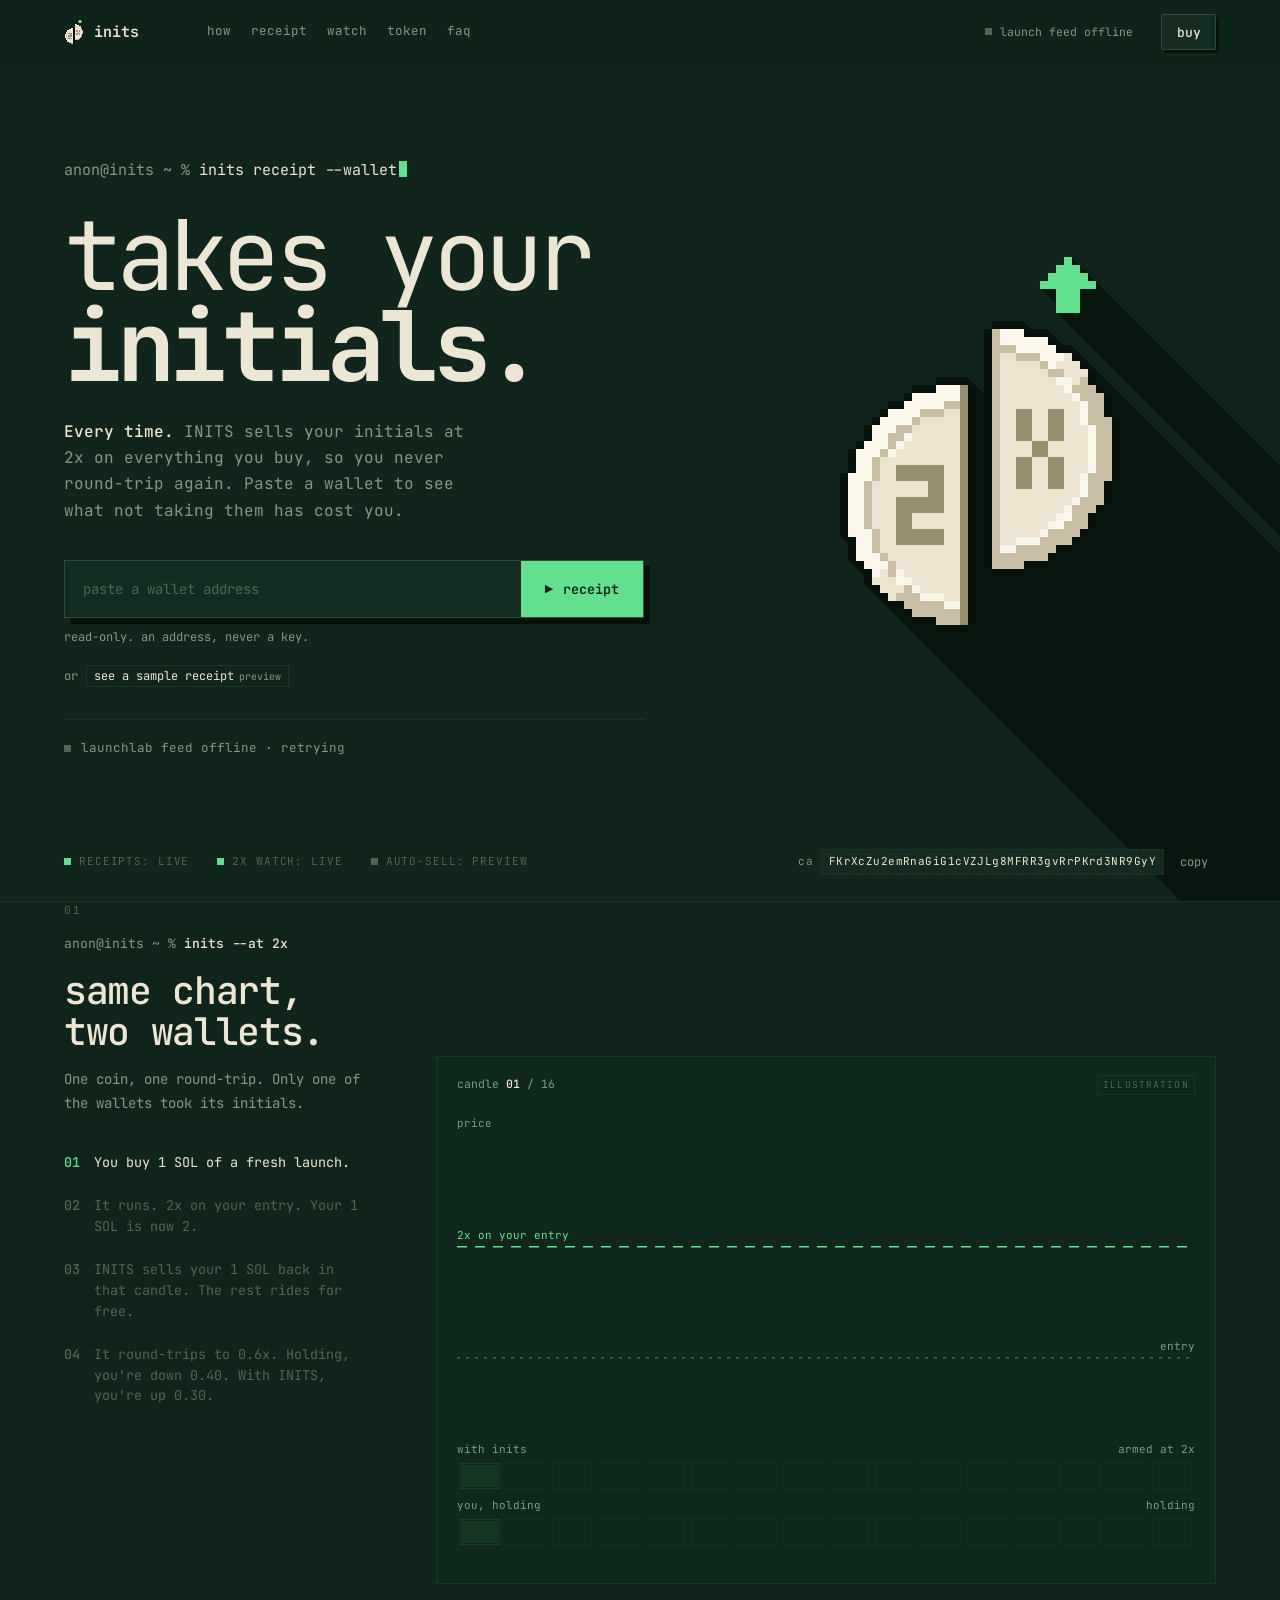
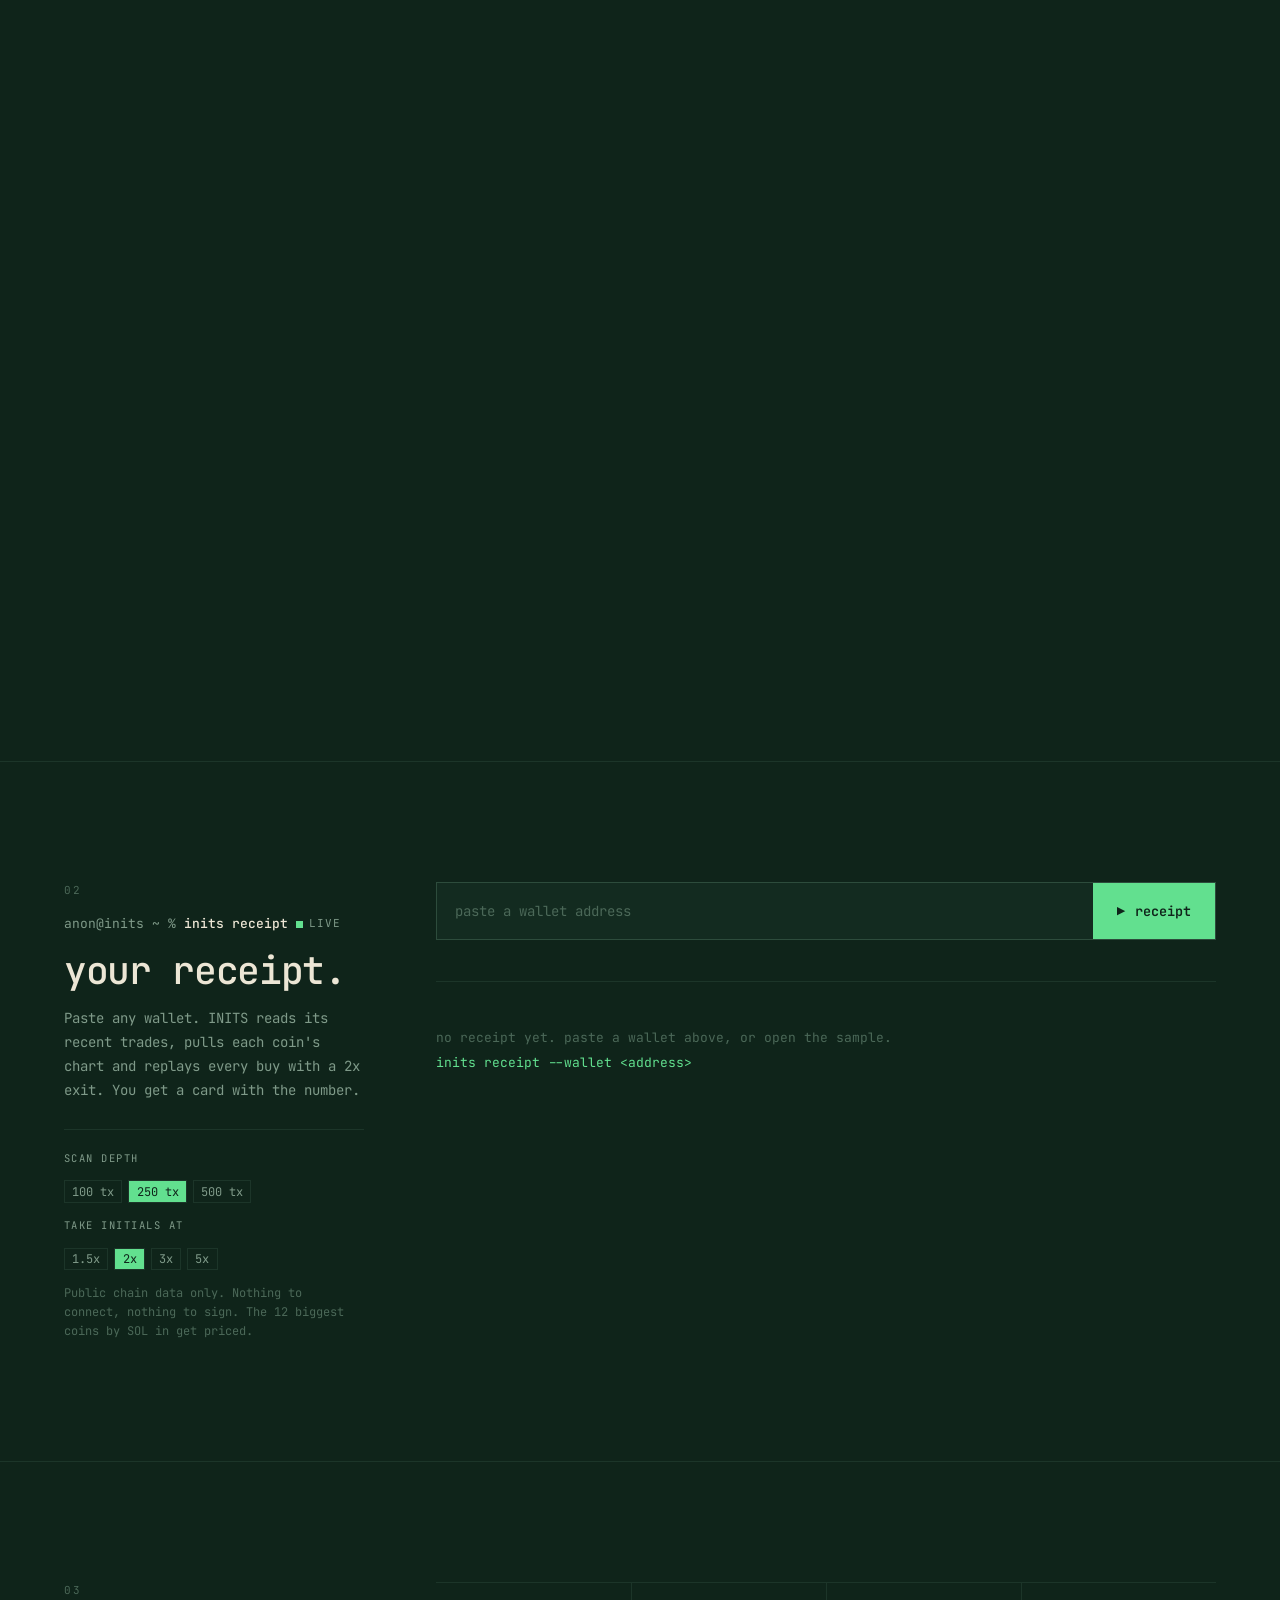
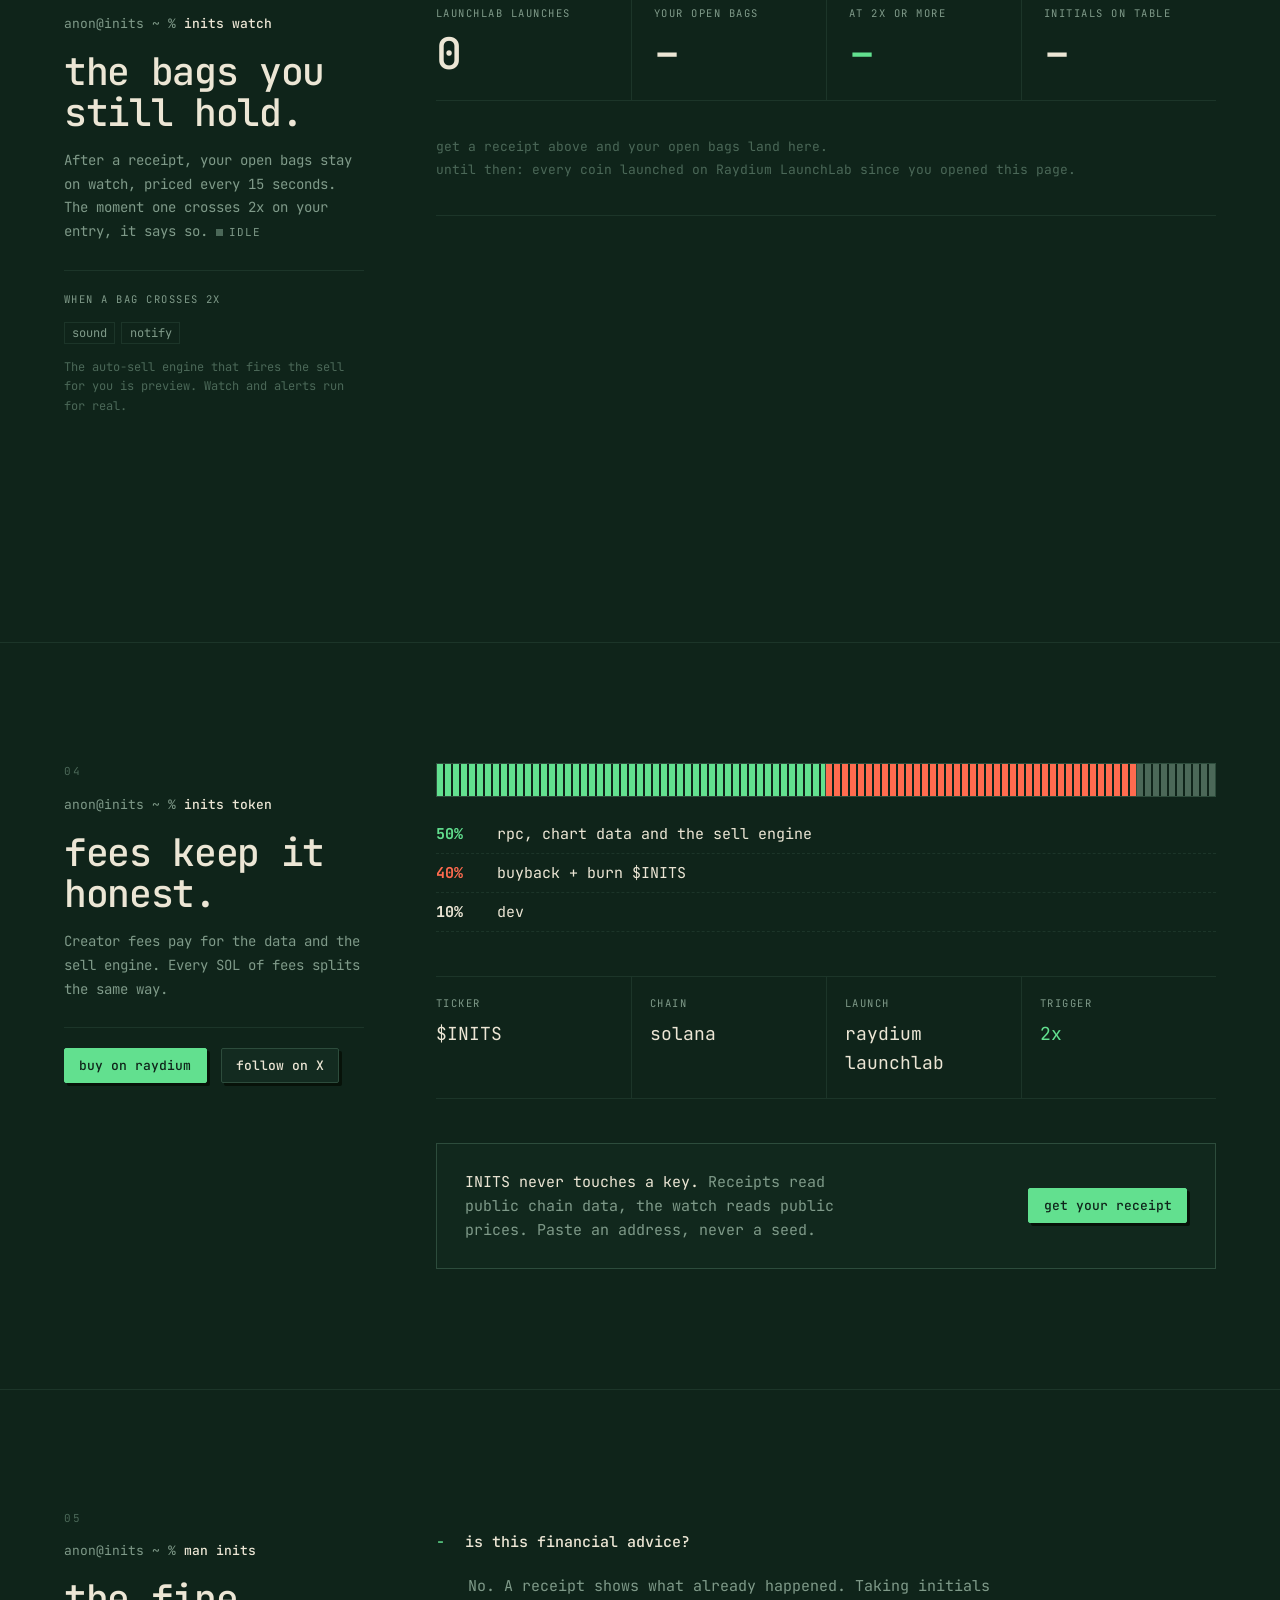
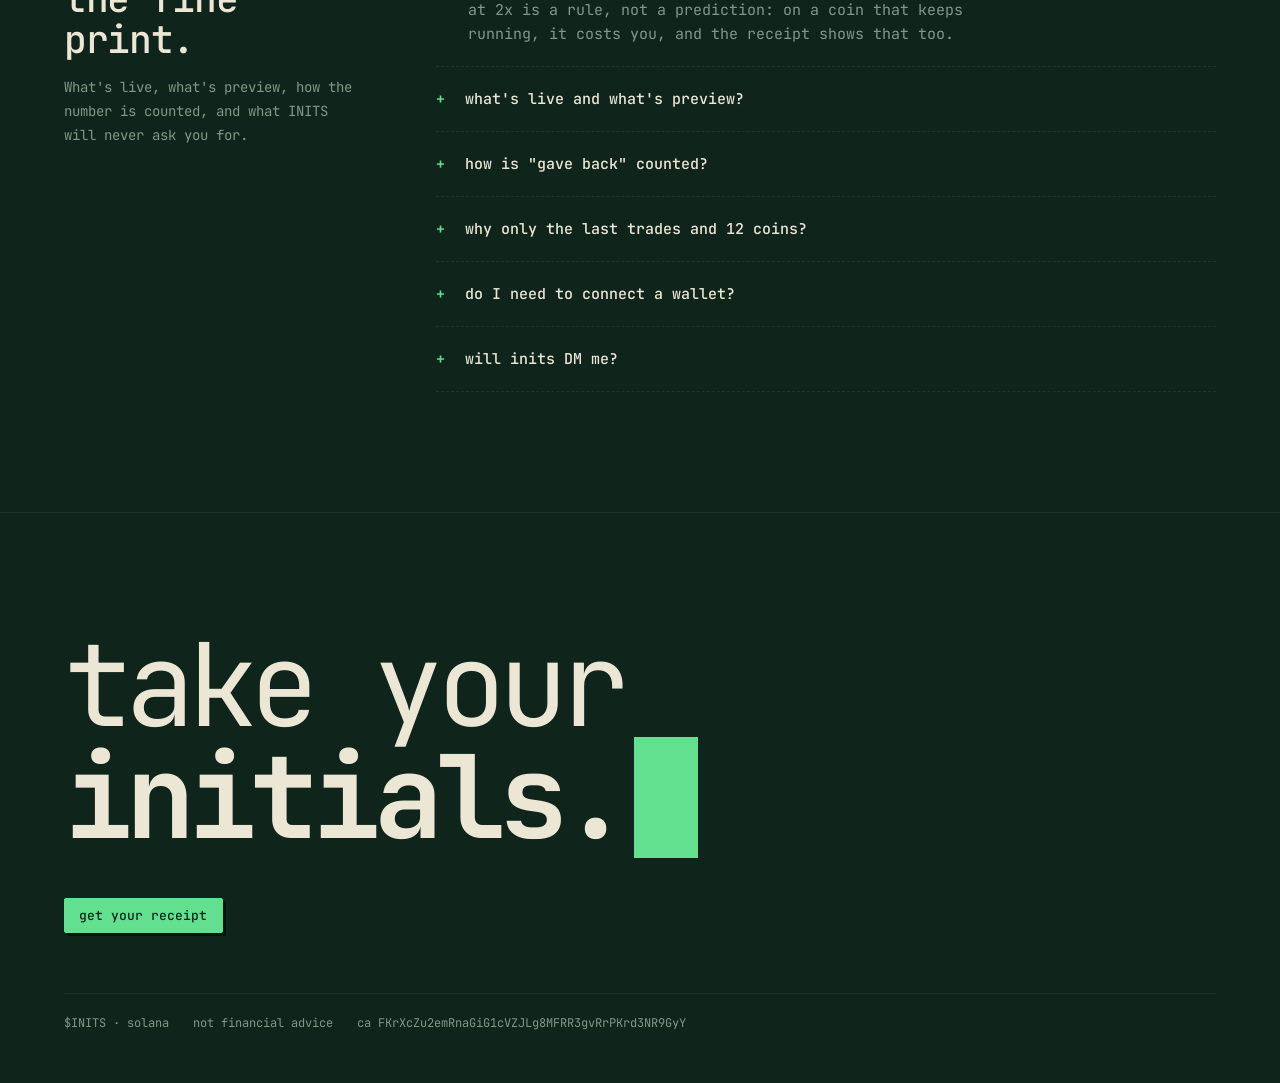
<file: index.html>
<!doctype html>
<html lang="en" data-theme="ledger">
<head>
<meta charset="utf-8"><meta name="viewport" content="width=device-width,initial-scale=1,viewport-fit=cover">
<title>INITS — takes your initials. every time.</title>
<meta name="description" content="Sells your initials at 2x on everything you buy, so you never round-trip again. Paste a wallet to see how much SOL you gave back.">
<meta name="theme-color" content="#0f241a">
<meta property="og:title" content="INITS — takes your initials. every time."><meta property="og:description" content="Paste a wallet. See how much SOL you gave back by not taking your initials at 2x.">
<meta property="og:type" content="website"><meta property="og:url" content="https://www.takeinits.fun/"><meta property="og:image" content="https://www.takeinits.fun/og.png">
<meta name="twitter:card" content="summary_large_image"><meta name="twitter:title" content="INITS — takes your initials. every time."><meta name="twitter:description" content="Paste a wallet. See how much SOL you gave back by not taking your initials at 2x."><meta name="twitter:image" content="https://www.takeinits.fun/og.png">
<link rel="icon" href="/fav.png"><link rel="apple-touch-icon" href="/fav.png">
<link rel="preconnect" href="https://fonts.googleapis.com"><link rel="preconnect" href="https://fonts.gstatic.com" crossorigin>
<link href="https://fonts.googleapis.com/css2?family=JetBrains+Mono:wght@400;500;600;700&display=swap" rel="stylesheet">
<style>
/* ===== termkit site system ===== */
:root{
  --bg:#f0e7d8; --paper:#f8f3ea; --ink:#2b2a26; --muted:#8b8474; --faint:#b3a993; --line:#3a372f; --hair:#d9d0be;
  --shadow:#d6ccb8; --accent:#2f9e4f; --red:#c9452e; --glow:none;
  --mono:"JetBrains Mono",ui-monospace,SFMono-Regular,Menlo,monospace; --pixel:"Silkscreen",var(--mono);
  --w:1060px; --r:2px;
}
[data-theme=phosphor]{ --bg:#050806; --paper:#0b120d; --ink:#d6ffe2; --muted:#5d8a6b; --faint:#3a5a44; --line:#24543a; --hair:#14261b;
  --shadow:#020302; --accent:#4cf28d; --red:#ff3b30; --glow:0 0 .4em color-mix(in srgb,var(--accent) 70%,transparent); }
[data-theme=graphite]{ --bg:#131210; --paper:#1a1916; --ink:#efe7d8; --muted:#6f6a60; --faint:#4a463f; --line:#3a362f; --hair:#26241f;
  --shadow:#0a0908; --accent:#efe7d8; --red:#e0533d; }
*{box-sizing:border-box;margin:0;padding:0}
html{scroll-behavior:smooth;-webkit-text-size-adjust:100%}
body{background:var(--bg);color:var(--ink);font:400 15px/1.6 var(--mono);-webkit-font-smoothing:antialiased;overflow-x:hidden}
body::before{content:"";position:fixed;inset:0;pointer-events:none;z-index:0;opacity:.4;
  background-image:radial-gradient(color-mix(in srgb,var(--ink) 9%,transparent) .7px,transparent 1px);background-size:4px 4px}
[hidden]{display:none!important}
a{color:inherit} ::selection{background:var(--accent);color:var(--bg)}
.wrap{position:relative;z-index:1;max-width:var(--w);margin:0 auto;padding:0 24px}
.mut{color:var(--muted)} .acc{color:var(--accent);text-shadow:var(--glow)} .red{color:var(--red)}
#bgtape{position:fixed;left:0;right:0;bottom:6vh;width:100%;height:140px;pointer-events:none;z-index:0;opacity:.55}

/* top bar */
.top{position:sticky;top:env(safe-area-inset-top,0px);z-index:20;background:color-mix(in srgb,var(--bg) 88%,transparent);backdrop-filter:blur(6px);border-bottom:1px solid transparent;transition:border-color .2s}
.top.solid{border-bottom-color:var(--hair)}
.top .wrap{display:flex;align-items:center;gap:28px;height:62px}
.brand{display:flex;align-items:center;gap:10px;font-weight:600;text-decoration:none;font-size:15px}
.brand canvas{width:26px;height:26px;image-rendering:pixelated}
.nav{display:flex;gap:20px;margin:0 auto;font-size:12.5px}
.nav a{color:var(--muted);text-decoration:none;padding:6px 0;border-bottom:2px solid transparent}
.nav a:hover{color:var(--ink)} .nav a.on{color:var(--ink);border-bottom-color:var(--accent)}

/* buttons, chips, tags */
.btn{display:inline-flex;align-items:center;gap:.5em;font:500 13px var(--mono);color:var(--ink);background:var(--paper);border:1.5px solid var(--line);border-radius:var(--r);
  padding:.62em 1.1em;box-shadow:3px 3px 0 var(--shadow);cursor:pointer;text-decoration:none;transition:transform .12s,box-shadow .12s}
.btn:hover{transform:translate(-1px,-1px);box-shadow:4px 4px 0 var(--shadow)} .btn:active{transform:translate(2px,2px);box-shadow:1px 1px 0 var(--shadow)}
.btn.pri{background:var(--ink);color:var(--bg);border-color:var(--ink)}
[data-theme=phosphor] .btn.pri{background:var(--accent);border-color:var(--accent);box-shadow:3px 3px 0 var(--shadow),var(--glow)}
.chip{display:inline-block;font-size:12px;padding:.18em .6em;color:var(--muted);border:1px solid transparent;cursor:pointer;background:none;font-family:var(--mono)}
.chip.on{background:var(--accent);color:var(--bg)} .chip:not(.on):hover{border-color:var(--hair);color:var(--ink)}
.tag{display:inline-block;font-size:9.5px;letter-spacing:.12em;text-transform:uppercase;color:var(--faint);border:1px solid var(--hair);padding:.15em .55em}
.lamp{display:inline-flex;align-items:center;gap:.5em;font-size:11px;letter-spacing:.1em;text-transform:uppercase;color:var(--muted)}
.lamp::before{content:"";width:7px;height:7px;background:var(--faint)} .lamp.live::before{background:var(--accent);box-shadow:var(--glow);animation:blink 1.6s steps(1) infinite}
.cur{display:inline-block;width:.55em;height:1.05em;background:var(--accent);vertical-align:-.17em;margin-left:.1em;box-shadow:var(--glow);animation:blink 1.1s steps(1) infinite}
@keyframes blink{50%{opacity:0}}

/* hero */
.hero{position:relative;overflow:hidden;padding:92px 0 70px}
.hero .wrap{display:grid;grid-template-columns:1.05fr .95fr;gap:40px;align-items:center}
.prompt{font-size:15px;color:var(--muted);min-height:1.6em}
.prompt .cmd{color:var(--ink)}
.hero h1{font-size:clamp(38px,5.4vw,62px);line-height:1.04;font-weight:400;letter-spacing:-.035em;margin:22px 0 20px}
.hero h1 b{font-weight:700}
.hero .lede{color:var(--muted);max-width:44ch;font-size:15.5px}
.ctas{display:flex;gap:14px;flex-wrap:wrap;margin-top:30px}
.ca{display:flex;align-items:center;gap:12px;margin-top:22px;font-size:12px;color:var(--muted)}
.ca code{color:var(--ink);background:var(--paper);border:1px dashed var(--hair);padding:.3em .6em;font-family:var(--mono);max-width:100%;overflow:hidden;text-overflow:ellipsis;white-space:nowrap}
.hero-vis{position:relative;height:440px}
.hero-vis canvas.obj{position:absolute;inset:0;width:100%;height:100%}
.hero-vis .term{position:absolute;right:0;bottom:12px;width:min(330px,80%)}

/* ticker strip */
.strip{position:relative;z-index:1;border-top:1px solid var(--hair);border-bottom:1px solid var(--hair);overflow:hidden;font-size:12.5px;white-space:nowrap;background:color-mix(in srgb,var(--paper) 50%,transparent)}
.strip .run{display:inline-flex;gap:40px;padding:11px 0;animation:run 60s linear infinite}
@keyframes run{to{transform:translateX(-50%)}}

/* sections */
section.s{position:relative;z-index:1;padding:110px 0 30px}
.eyebrow{display:flex;align-items:center;gap:10px;font-size:11.5px;letter-spacing:.14em;text-transform:uppercase;color:var(--muted)}
.eyebrow b{color:var(--accent);font-weight:500} .eyebrow i{flex:0 0 60px;height:1px;background:var(--hair)}
h2{font-size:clamp(30px,4vw,46px);font-weight:500;letter-spacing:-.03em;line-height:1.1;margin:18px 0 14px}
h2 .pr{color:var(--faint);font-weight:400;margin-right:.35em}
.lede{color:var(--muted);max-width:52ch}
.rule{height:1px;background:var(--hair);margin:90px 0 0}

/* card + terminal */
.card{background:var(--paper);border:1.5px solid var(--line);border-radius:var(--r);box-shadow:6px 6px 0 var(--shadow);padding:18px;transition:transform .15s,box-shadow .15s}
a.card,.card.lift{text-decoration:none;color:inherit;display:block}
a.card:hover,.card.lift:hover{transform:translate(-2px,-3px);box-shadow:8px 9px 0 var(--shadow)}
.term{background:var(--paper);border:1.5px solid var(--line);border-radius:var(--r);box-shadow:6px 6px 0 var(--shadow);font-size:13px}
.term .bar{display:flex;align-items:center;gap:6px;padding:8px 12px;border-bottom:1.5px solid var(--line);font-size:11px;color:var(--muted)}
.term .bar i{width:9px;height:9px;border:1.5px solid var(--line);border-radius:50%}
.term .bar span{margin-left:auto}
.term .body{padding:14px 16px;line-height:1.9;min-height:3em}
.term .ln{opacity:.18;transition:opacity .25s} .term .ln.on{opacity:1}
.term .ln .ok{color:var(--accent);text-shadow:var(--glow)}
.grid{display:grid;gap:22px}
.g2{grid-template-columns:1fr 1fr} .g3{grid-template-columns:repeat(3,1fr)} .g4{grid-template-columns:repeat(4,1fr)}

/* pinned step sequence */
.pin{height:300vh} .pin .stick{position:sticky;top:90px}
.steps{display:grid;grid-template-columns:1fr 1.15fr;gap:40px;margin-top:40px;align-items:start}
.steplist li{list-style:none;display:flex;gap:14px;padding:14px 0;border-bottom:1px dashed var(--hair);color:var(--faint);transition:color .2s}
.steplist li b{color:inherit;font-weight:500;width:2em} .steplist li.on{color:var(--ink)} .steplist li.on b{color:var(--accent)}
.meter{font-size:12px;color:var(--muted);margin-top:14px}

/* fee split */
.split{display:flex;height:34px;border:1.5px solid var(--line);margin:30px 0 18px}
.split div{border-right:1.5px solid var(--line);background:repeating-linear-gradient(90deg,var(--c) 0 6px,transparent 6px 8px)}
.split div:last-child{border-right:0}
.rows div{display:flex;gap:16px;padding:7px 0;border-bottom:1px dashed var(--hair)} .rows b{width:3em}

/* stat */
.stat .k{font-size:11px;letter-spacing:.12em;text-transform:uppercase;color:var(--muted)}
.stat .v{font-size:30px;font-weight:500;letter-spacing:-.02em;margin-top:6px}

/* cells (supply / holders grid) */
.cells{display:grid;grid-template-columns:repeat(10,1fr);gap:4px}
.cells i{aspect-ratio:1;border:1px dashed var(--hair)} .cells i.f{background:var(--faint);border-color:var(--faint)} .cells i.you{background:var(--accent);border-color:var(--accent)}

/* log */
.log{height:320px;overflow:hidden;font-size:12.5px;line-height:2;-webkit-mask:linear-gradient(#000 70%,transparent)}
.log div{display:grid;grid-template-columns:76px 74px 1fr auto;gap:12px;animation:in .35s ease}
.log .t{color:var(--faint)} .log a{color:var(--muted);text-decoration:none} .log a:hover{color:var(--accent)}
@keyframes in{from{opacity:0;transform:translateY(-6px)}}

/* man-page faq */
.man details{border-bottom:1px dashed var(--hair)}
.man summary{list-style:none;cursor:pointer;padding:18px 0;display:flex;gap:14px;font-weight:500}
.man summary::-webkit-details-marker{display:none}
.man summary::before{content:"+";color:var(--accent);width:1em} .man details[open] summary::before{content:"−"}
.man details p{color:var(--muted);padding:0 0 20px 2.1em;max-width:62ch}

/* footer */
footer{position:relative;z-index:1;padding:120px 0 60px}
footer .big{font-size:clamp(34px,6vw,76px);letter-spacing:-.04em;line-height:1}
footer .fine{display:flex;gap:24px;flex-wrap:wrap;margin-top:50px;font-size:12px;color:var(--muted);border-top:1px solid var(--hair);padding-top:20px}

.reveal{opacity:0;transform:translateY(14px);transition:opacity .6s,transform .6s} .reveal.in{opacity:1;transform:none}
@media (max-width:860px){
  .nav{display:none} .top .btn{margin-left:auto} .hero{padding-top:56px} .hero .wrap,.steps,.g2,.g3{grid-template-columns:1fr} .g4{grid-template-columns:1fr 1fr}
  .hero-vis{height:330px} .pin{height:auto} .pin .stick{position:static} .steplist li{color:var(--ink)} .term .ln{opacity:1}
  .log div{grid-template-columns:60px 64px 1fr} .log div a{display:none}
}
@media (prefers-reduced-motion:reduce){*{animation:none!important;transition:none!important} .reveal{opacity:1;transform:none} .term .ln{opacity:1}}

/* INITS theme variants */
[data-theme=night]{ --bg:#151513; --paper:#1c1b18; --ink:#efe7d8; --muted:#7a756c; --faint:#4b4740; --line:#3a362f; --hair:#282620; --shadow:#0a0908; --accent:#3ccf6e; --red:#e85a42; }
[data-theme=ledger]{ --bg:#0f241a; --paper:#132b20; --ink:#ece6d5; --muted:#7f9a89; --faint:#4b6858; --line:#2d4c3c; --hair:#1c3529; --shadow:#071209; --accent:#62e08f; --red:#ff6b4f; }
[data-theme=concrete]{ --bg:#e4e5e1; --paper:#f0f1ee; --ink:#1f2120; --muted:#7a7e79; --faint:#a8aca6; --line:#2a2d2b; --hair:#cdd0ca; --shadow:#cfd1cb; --accent:#1f9d55; --red:#d2452f; }
[data-theme=sage]{ --bg:#dde5d6; --paper:#ecf1e8; --ink:#222a21; --muted:#75826c; --faint:#a3ae99; --line:#2b3328; --hair:#c6cfbd; --shadow:#c8d2bf; --accent:#258a46; --red:#c4462f; }
[data-theme=night] .btn.pri,[data-theme=ledger] .btn.pri{background:var(--accent);color:var(--bg);border-color:var(--accent)}
</style>
<style>
/* ===== session layout: the page is one terminal session. sticky command rail left, output right. ===== */
:root{--w:1200px}
body::before{opacity:.22}
.top{background:color-mix(in srgb,var(--bg) 82%,transparent)} .top .wrap{height:64px}
.top .live{display:flex;align-items:center;gap:8px;font-size:11.5px;color:var(--muted);margin-left:auto}
.nav{margin:0 0 0 40px}
.dot{width:7px;height:7px;background:var(--faint);display:inline-block;flex:none}
.dot.on{background:var(--accent);box-shadow:var(--glow);animation:blink 1.6s steps(1) infinite} .dot.red{background:var(--red)}
.k{font-size:10.5px;letter-spacing:.14em;text-transform:uppercase;color:var(--muted)}
.hint{font-size:12px;color:var(--muted);min-height:1.6em;margin-top:10px} .hint.err{color:var(--red)}
/* hero: the product starts here */
.hero2{position:relative;min-height:calc(100svh - 64px);display:flex;align-items:center;overflow:hidden;padding:40px 0 90px}
.hero2 canvas.bg{position:absolute;inset:0;width:100%;height:100%;z-index:0;pointer-events:none}
.hero2 .wrap{display:grid;grid-template-columns:minmax(0,1.15fr) minmax(0,.85fr);gap:40px;align-items:center;width:100%}
.hero2 h1{font-size:clamp(50px,7.6vw,108px);font-weight:400;letter-spacing:-.055em;line-height:.94;margin:28px 0 26px}
.hero2 h1 b{font-weight:700}
.hero2 .lede{color:var(--muted);font-size:16px;max-width:42ch;line-height:1.65}
.hero2 .lede b{color:var(--ink);font-weight:500}
.inbar{display:flex;border:1.5px solid var(--line);background:var(--paper);height:58px;max-width:580px;box-shadow:6px 6px 0 var(--shadow);transition:border-color .15s}
.inbar:focus-within{border-color:var(--accent)}
.inbar input{flex:1;background:none;border:0;padding:0 18px;font:14px var(--mono);color:var(--ink);outline:none;min-width:0}
.inbar input::placeholder{color:var(--faint)}
.inbar button{border:0;background:var(--accent);color:var(--bg);font:600 13.5px var(--mono);padding:0 24px;cursor:pointer;display:flex;align-items:center;gap:10px;box-shadow:var(--glow)}
.inbar button[disabled]{opacity:.6;cursor:progress}
.hero2 .inbar{margin-top:36px}
.try{display:flex;align-items:center;flex-wrap:wrap;gap:6px 8px;margin-top:16px;font-size:12px;color:var(--muted);min-height:26px}
.try .chip{border:1px solid var(--hair);color:var(--ink)} .try .chip small{color:var(--muted);margin-left:.45em}
.liveline{display:flex;align-items:center;gap:10px;font-size:12.5px;color:var(--muted);margin-top:30px;padding-top:18px;border-top:1px solid var(--hair);max-width:580px}
.liveline b{color:var(--ink);font-weight:500}
.statusrow{position:absolute;left:0;right:0;bottom:26px;z-index:1}
.statusrow .wrap{display:flex !important;gap:28px;font-size:11px;letter-spacing:.08em;text-transform:uppercase;color:var(--faint)}
.statusrow span{display:inline-flex;align-items:center;gap:8px}
.statusrow .ca{margin:0 0 0 auto;font-size:11px;letter-spacing:.04em;text-transform:none}
/* sessions */
.sess{position:relative;z-index:1;border-top:1px solid var(--hair)}
.sess>.wrap{display:grid;grid-template-columns:300px minmax(0,1fr);gap:72px;padding-top:120px;padding-bottom:120px}
.rail{position:sticky;top:110px;align-self:start}
.rail .n{font-size:11px;letter-spacing:.16em;color:var(--faint);margin-bottom:14px}
.rail .cmd{font-size:13px;color:var(--muted);white-space:nowrap} .rail .cmd b{color:var(--ink);font-weight:500}
.rail h2{font-size:clamp(28px,3vw,38px);font-weight:500;letter-spacing:-.035em;line-height:1.08;margin:16px 0}
.rail p{color:var(--muted);font-size:14px;line-height:1.7}
.rail .ctl{margin-top:26px;padding-top:20px;border-top:1px solid var(--hair);display:flex;flex-direction:column;gap:14px}
.rail .note{font-size:12px;color:var(--faint);line-height:1.6}
.toggles{display:flex;flex-wrap:wrap;gap:6px} .toggles .chip{border:1px solid var(--hair)}
.out{min-width:0}
/* story: pinned, scroll-driven canvas. beats in the rail light up in order */
.story{height:340vh}
.story>.wrap{position:sticky;top:64px;height:calc(100svh - 64px);padding-top:0;padding-bottom:0;align-items:center}
.story .rail{position:static}
.beats{margin-top:26px;display:flex;flex-direction:column;gap:2px}
.beats li{list-style:none;display:grid;grid-template-columns:2.2em 1fr;padding:10px 0;color:var(--faint);font-size:13.5px;line-height:1.55;transition:color .25s}
.beats li b{font-weight:500} .beats li.done{color:var(--muted)} .beats li.on{color:var(--ink)} .beats li.on b{color:var(--accent);text-shadow:var(--glow)}
.storybox{border:1px solid var(--hair);background:color-mix(in srgb,var(--paper) 55%,transparent);padding:18px 20px 16px}
.storybox .hd{display:flex;justify-content:space-between;font-size:11.5px;color:var(--muted);margin-bottom:14px} .storybox .hd b{color:var(--ink);font-weight:500}
#storyCv{display:block;width:100%;image-rendering:pixelated}
/* receipt tool */
.scanlog{margin-top:6px;font-size:12.5px;line-height:1.95;color:var(--muted)}
.scanlog div::before{display:inline-block;width:1.6em}
.scanlog .ok::before{content:"✓";color:var(--accent)} .scanlog .run::before{content:"›";color:var(--ink)} .scanlog .err{color:var(--red)} .scanlog .err::before{content:"✗"}
.scanlog .run::after{content:"";display:inline-block;width:.5em;height:1em;background:var(--accent);vertical-align:-.15em;margin-left:.4em;animation:blink 1.1s steps(1) infinite}
.receipt{margin-top:34px}
.cardframe{border:1px solid var(--line);background:var(--paper);position:relative}
#card{display:block;width:100%;height:auto}
.acts{display:flex;gap:10px;flex-wrap:wrap;align-items:center;margin-top:18px}
.acts .say{font-size:12px;color:var(--muted);margin-left:6px}
.sumline{display:flex;flex-wrap:wrap;gap:6px 22px;margin-top:22px;font-size:12.5px;color:var(--muted)} .sumline b{color:var(--ink);font-weight:500}
/* lists, tables, numbers: hairlines, no cards */
.listhd{display:flex;justify-content:space-between;gap:16px;margin-top:44px;font-size:11.5px;color:var(--muted)}
.list{margin-top:12px;border-top:1px solid var(--hair)}
.list .empty{padding:44px 0;color:var(--faint);font-size:13px;line-height:1.9}
.lrow{display:grid;grid-template-columns:20px minmax(90px,1fr) minmax(130px,1.25fr) minmax(120px,auto);gap:16px;align-items:center;padding:15px 0 15px 14px;border-bottom:1px solid var(--hair);font-size:13px;position:relative}
.lrow.sel::before{content:"";position:absolute;left:0;top:14px;bottom:14px;width:2px;background:var(--red)}
.lrow .sym{font-weight:600;font-size:15px} .lrow .sym a{text-decoration:none} .lrow .sym a:hover{color:var(--accent)} .lrow .sub{color:var(--muted);font-size:11.5px}
.lrow .d{text-align:right;font-weight:500} .lrow .d small{display:block;font-weight:400;font-size:11px;color:var(--muted)}
.bigstats{display:grid;grid-template-columns:repeat(4,1fr);border-top:1px solid var(--hair);border-bottom:1px solid var(--hair)}
.bigstats>div{padding:22px 22px 24px 0} .bigstats>div+div{padding-left:22px;border-left:1px solid var(--hair)}
.bigstats .v{font-size:clamp(30px,3.4vw,46px);font-weight:500;letter-spacing:-.04em;margin-top:10px;line-height:1}
.feature{display:grid;grid-template-columns:auto 1fr auto;gap:8px 28px;align-items:end;padding:34px 0;border-bottom:1px solid var(--hair)}
.feature .big{font-size:clamp(40px,5vw,68px);font-weight:600;letter-spacing:-.045em;line-height:.95}
.feature .what{font-size:15px;line-height:1.6} .feature .what span{color:var(--muted)}
.feature a{font-size:12px;color:var(--muted);text-decoration:none}
.feature.wait{display:block;color:var(--faint);font-size:13px;line-height:1.8}
.out .log{height:300px;margin-top:6px} .out .log div{border-bottom:1px solid color-mix(in srgb,var(--hair) 60%,transparent)}
.facts{display:grid;grid-template-columns:repeat(4,1fr);border-top:1px solid var(--hair);border-bottom:1px solid var(--hair);margin-top:44px}
.facts>div{padding:18px 18px 20px 0} .facts>div+div{padding-left:18px;border-left:1px solid var(--hair)} .facts .v{font-size:18px;margin-top:8px}
.callout{display:flex;align-items:center;gap:24px;justify-content:space-between;margin-top:44px;padding:26px 28px;border:1px solid var(--line);background:color-mix(in srgb,var(--paper) 70%,transparent)}
.callout p{font-size:15px;line-height:1.6;max-width:46ch} .callout p span{color:var(--muted)}
.out .split{margin-top:0} .out .man summary{padding:20px 0}
footer.f2{position:relative;z-index:1;border-top:1px solid var(--hair);padding:120px 0 50px;overflow:hidden}
footer.f2 .big{font-size:clamp(46px,9vw,140px);letter-spacing:-.06em;line-height:.9;font-weight:400} footer.f2 .big b{font-weight:700}
footer.f2 .fine{display:flex;gap:24px;flex-wrap:wrap;margin-top:60px;font-size:12px;color:var(--muted);border-top:1px solid var(--hair);padding-top:20px}
@media (max-width:980px){
  .sess>.wrap{grid-template-columns:1fr;gap:34px;padding-top:84px;padding-bottom:84px} .rail{position:static}
  .story{height:auto} .story>.wrap{position:static;height:auto;padding-top:84px;padding-bottom:84px}
  .bigstats,.facts{grid-template-columns:1fr 1fr} .bigstats>div:nth-child(3),.facts>div:nth-child(3){padding-left:0;border-left:0}
  .bigstats>div:nth-child(n+3),.facts>div:nth-child(n+3){border-top:1px solid var(--hair)}
}
@media (max-width:860px){
  .hero2{min-height:0;padding:28px 0 130px} .hero2 .wrap{grid-template-columns:1fr;gap:0} .hero2 .vis{height:210px !important;order:-1} .hero2 h1{margin:20px 0}
  .top .live{display:none} .top .btn{margin-left:auto}
  .statusrow .wrap{flex-wrap:wrap;gap:8px 18px} .statusrow .ca{margin:0;width:100%}
  .lrow{grid-template-columns:14px 1fr auto;padding-left:10px} .lrow .det{display:none} .feature{grid-template-columns:1fr} .callout{flex-direction:column;align-items:flex-start}
  .inbar button span{display:none} .hero2 .prompt{font-size:12.5px} .listhd span+span{display:none}
}
</style>
</head>
<body>

<header class="top" id="top"><div class="wrap">
  <a class="brand" href="#hero"><canvas id="logo"></canvas>inits</a>
  <nav class="nav"><a href="#story">how</a><a href="#tool">receipt</a><a href="#live">watch</a><a href="#token">token</a><a href="#faq">faq</a></nav>
  <span class="live"><i class="dot" id="topDot"></i><span id="topLive">connecting to launchlab</span></span>
  <a class="btn" id="buyTop" href="#token">buy</a>
</div></header>

<section class="hero2" id="hero">
  <canvas class="bg" id="heroBg"></canvas>
  <div class="wrap">
    <div>
      <div class="prompt"><span>anon@inits ~ %</span> <span class="cmd" id="typed"></span><span class="cur"></span></div>
      <h1>takes your<br><b>initials.</b></h1>
      <p class="lede"><b>Every time.</b> INITS sells your initials at 2x on everything you buy, so you never round-trip again. Paste a wallet to see what not taking them has cost you.</p>
      <div class="inbar"><input id="hIn" placeholder="paste a wallet address" autocomplete="off" spellcheck="false" aria-label="wallet address"><button id="hGo">▶ <span>receipt</span></button></div>
      <div class="hint" id="heroHint">read-only. an address, never a key.</div>
      <div class="try"><span>or</span><button class="chip" id="trySample">see a sample receipt<small>preview</small></button></div>
      <div class="liveline"><i class="dot" id="lineDot"></i><span id="liveline">connecting to the Raydium LaunchLab feed…</span></div>
    </div>
    <div class="vis" id="heroVis" style="height:520px"></div>
  </div>
  <div class="statusrow"><div class="wrap"><span><i class="dot on"></i>receipts: live</span><span><i class="dot on"></i>2x watch: live</span><span><i class="dot"></i>auto-sell: preview</span><span class="ca">ca <code id="ca">posted here and on X at launch</code> <button class="chip" id="copy" hidden>copy</button></span></div></div>
</section>

<section class="sess story" id="story"><div class="wrap">
  <div class="rail">
    <div class="n">01</div>
    <div class="cmd">anon@inits ~ % <b>inits --at 2x</b></div>
    <h2>same chart, two wallets.</h2>
    <p>One coin, one round-trip. Only one of the wallets took its initials.</p>
    <ol class="beats" id="beats">
      <li><b>01</b>You buy 1 SOL of a fresh launch.</li>
      <li><b>02</b>It runs. 2x on your entry. Your 1 SOL is now 2.</li>
      <li><b>03</b>INITS sells your 1 SOL back in that candle. The rest rides for free.</li>
      <li><b>04</b>It round-trips to 0.6x. Holding, you're down 0.40. With INITS, you're up 0.30.</li>
    </ol>
  </div>
  <div class="out"><div class="storybox"><div class="hd"><span>candle <b id="slotN">01</b> / 16</span><span class="tag">illustration</span></div><canvas id="storyCv"></canvas></div></div>
</div></section>

<section class="sess" id="tool"><div class="wrap">
  <div class="rail">
    <div class="n">02</div>
    <div class="cmd">anon@inits ~ % <b>inits receipt</b> <span class="lamp live" id="toolLamp">live</span></div>
    <h2>your receipt.</h2>
    <p>Paste any wallet. INITS reads its recent trades, pulls each coin's chart and replays every buy with a 2x exit. You get a card with the number.</p>
    <div class="ctl">
      <div class="k">scan depth</div><div class="toggles" id="depthT"><button class="chip" data-v="100">100 tx</button><button class="chip on" data-v="250">250 tx</button><button class="chip" data-v="500">500 tx</button></div>
      <div class="k">take initials at</div><div class="toggles" id="thrT"><button class="chip" data-v="1.5">1.5x</button><button class="chip on" data-v="2">2x</button><button class="chip" data-v="3">3x</button><button class="chip" data-v="5">5x</button></div>
      <div class="note">Public chain data only. Nothing to connect, nothing to sign. The 12 biggest coins by SOL in get priced.</div>
    </div>
  </div>
  <div class="out">
    <div class="inbar" style="max-width:none;box-shadow:none"><input id="tIn" placeholder="paste a wallet address" autocomplete="off" spellcheck="false" aria-label="wallet address"><button id="tGo">▶ <span>receipt</span></button></div>
    <div class="hint" id="toolHint"></div>
    <div class="scanlog" id="scanlog"></div>
    <div class="receipt" id="receipt" hidden>
      <div class="cardframe"><canvas id="card" width="2400" height="1350"></canvas></div>
      <div class="acts">
        <button class="btn pri" id="dl">download png</button><button class="btn" id="cp">copy image</button><a class="btn" id="post" target="_blank" rel="noopener">post on X</a>
        <span class="say" id="say"></span>
      </div>
      <div class="sumline" id="sumline"></div>
    </div>
    <div class="listhd" id="listhd" hidden><span id="listT">coins · biggest first</span><span>with inits vs what you did</span></div>
    <div class="list" id="list"><div class="empty">no receipt yet. paste a wallet above, or open the sample.<br><span class="acc">inits receipt --wallet &lt;address&gt;</span></div></div>
  </div>
</div></section>

<section class="sess" id="live"><div class="wrap">
  <div class="rail">
    <div class="n">03</div>
    <div class="cmd">anon@inits ~ % <b>inits watch</b></div>
    <h2>the bags you still hold.</h2>
    <p>After a receipt, your open bags stay on watch, priced every 15 seconds. The moment one crosses 2x on your entry, it says so. <span class="lamp" id="lamp">idle</span></p>
    <div class="ctl"><div class="k">when a bag crosses 2x</div><div class="toggles"><button class="chip" id="sndT">sound</button><button class="chip" id="ntfT">notify</button></div>
      <div class="note">The auto-sell engine that fires the sell for you is preview. Watch and alerts run for real.</div></div>
  </div>
  <div class="out">
    <div class="bigstats">
      <div><div class="k">launchlab launches</div><div class="v" id="sA">0</div></div>
      <div><div class="k">your open bags</div><div class="v" id="sB">–</div></div>
      <div><div class="k">at 2x or more</div><div class="v acc" id="sC">–</div></div>
      <div><div class="k">initials on table</div><div class="v" id="sD">–</div></div>
    </div>
    <div class="feature wait" id="feature">get a receipt above and your open bags land here.<br>until then: every coin launched on Raydium LaunchLab since you opened this page.</div>
    <div class="log" id="log"></div>
  </div>
</div></section>

<section class="sess" id="token"><div class="wrap">
  <div class="rail">
    <div class="n">04</div>
    <div class="cmd">anon@inits ~ % <b>inits token</b></div>
    <h2>fees keep it honest.</h2>
    <p>Creator fees pay for the data and the sell engine. Every SOL of fees splits the same way.</p>
    <div class="ctl"><div class="ctas" style="margin-top:0"><a class="btn pri" id="buy" href="#">buy on raydium</a><a class="btn" id="xlink" href="#">follow on X</a></div></div>
  </div>
  <div class="out">
    <div class="split"><div style="flex:50;--c:var(--accent)"></div><div style="flex:40;--c:var(--red)"></div><div style="flex:10;--c:var(--faint)"></div></div>
    <div class="rows"><div><b class="acc">50%</b>rpc, chart data and the sell engine</div><div><b class="red">40%</b>buyback + burn $INITS</div><div><b>10%</b>dev</div></div>
    <div class="facts">
      <div><div class="k">ticker</div><div class="v">$INITS</div></div><div><div class="k">chain</div><div class="v">solana</div></div>
      <div><div class="k">launch</div><div class="v">raydium launchlab</div></div><div><div class="k">trigger</div><div class="v acc">2x</div></div>
    </div>
    <div class="callout"><p>INITS never touches a key. <span>Receipts read public chain data, the watch reads public prices. Paste an address, never a seed.</span></p><button class="btn pri" id="toTool">get your receipt</button></div>
  </div>
</div></section>

<section class="sess" id="faq"><div class="wrap">
  <div class="rail">
    <div class="n">05</div>
    <div class="cmd">anon@inits ~ % <b>man inits</b></div>
    <h2>the fine print.</h2>
    <p>What's live, what's preview, how the number is counted, and what INITS will never ask you for.</p>
  </div>
  <div class="out"><div class="man">
    <details open><summary>is this financial advice?</summary><p>No. A receipt shows what already happened. Taking initials at 2x is a rule, not a prediction: on a coin that keeps running, it costs you, and the receipt shows that too.</p></details>
    <details><summary>what's live and what's preview?</summary><p>Receipts and the 2x watch are live and read real chain and chart data. The auto-sell engine that places the sell for you is preview.</p></details>
    <details><summary>how is "gave back" counted?</summary><p>Every buy is replayed on its coin's chart. The first candle after the buy whose high reaches 2x that buy's price sells enough to return the SOL you put in. Your own sells are mirrored on what's left. "Gave back" adds up every coin where that beats what you actually got, plus what you still hold at today's price. Coins where you did better yourself are counted separately, so the net is on the card.</p></details>
    <details><summary>why only the last trades and 12 coins?</summary><p>It runs on free public data with rate limits, so it reads up to 500 recent transactions and prices the 12 coins you put the most SOL into. Fees, priority tips and slippage are in your entry, so the number leans conservative.</p></details>
    <details><summary>do I need to connect a wallet?</summary><p>No. Paste any address. Never paste a seed phrase or private key anywhere, here or elsewhere.</p></details>
    <details><summary>will inits DM me?</summary><p>Never. Anyone who does is not us.</p></details>
  </div></div>
</div></section>

<footer class="f2"><div class="wrap">
  <div class="big">take your<br><b>initials.</b><span class="cur"></span></div>
  <div class="ctas" style="margin-top:40px"><a class="btn pri" href="#tool">get your receipt</a></div>
  <div class="fine"><span>$INITS · solana</span><span>not financial advice</span><span id="cafoot"></span></div>
</div></footer>

<script>
/* termkit.js: pixel objects, long shadow, LED text. Shared by graphics.html and the site. */
const TK = (() => {
  const THEMES = {
    paper: { bg:"#f0e7d8", shadow:"#dcd2bf", ink:"#2b2a26", muted:"#8b8474", accent:"#2f9e4f", red:"#c9452e", card:"#f8f3ea", line:"#3a372f",
      outline:"#2e2a23", body:"#ece2c9", hi:"#faf5e8", shade:"#cdbf9f", dark:"#a39372", screen:"#16211a", glare:"#24372b", glow:"#45e07f", led:"#45e07f", slot:"#4a4337", glowBlur:0 },
    phosphor: { bg:"#050806", shadow:"#020302", ink:"#d6ffe2", muted:"#5d8a6b", accent:"#4cf28d", red:"#ff3b30", card:"#0b120d", line:"#1f3b29",
      outline:"#0d0f0c", body:"#e6dcc0", hi:"#f6f0de", shade:"#c4b693", dark:"#9a8a68", screen:"#0b1a10", glare:"#173323", glow:"#5cff9a", led:"#5cff9a", slot:"#3b352a", glowBlur:.9 },
    graphite: { bg:"#131210", shadow:"#0a0908", ink:"#efe7d8", muted:"#6f6a60", accent:"#efe7d8", red:"#e0533d", card:"#1a1916", line:"#33302a",
      outline:"#0a0908", body:"#ece4d3", hi:"#faf6ec", shade:"#c9bfa9", dark:"#9d927b", screen:"#1b1a17", glare:"#2b2925", glow:"#efe7d8", led:"#7fe0a0", slot:"#3d3a33", glowBlur:.5 },
    // INITS variants
    night: { bg:"#151513", shadow:"#0c0c0b", ink:"#efe7d8", muted:"#7a756c", accent:"#3ccf6e", red:"#e85a42", card:"#1c1b18", line:"#3a362f",
      outline:"#0a0908", body:"#ece4d3", hi:"#faf6ec", shade:"#c9bfa9", dark:"#9d927b", screen:"#1b1a17", glare:"#2b2925", glow:"#3ccf6e", led:"#3ccf6e", slot:"#3d3a33", glowBlur:0 },
    ledger: { bg:"#0f241a", shadow:"#081610", ink:"#ece6d5", muted:"#7f9a89", accent:"#62e08f", red:"#ff6b4f", card:"#132b20", line:"#2d4c3c",
      outline:"#06110b", body:"#ece4d0", hi:"#faf6ea", shade:"#c9bea4", dark:"#9a8e72", screen:"#0b1a12", glare:"#173323", glow:"#62e08f", led:"#62e08f", slot:"#3b352a", glowBlur:0 },
    concrete: { bg:"#e4e5e1", shadow:"#cfd1cb", ink:"#1f2120", muted:"#7a7e79", accent:"#1f9d55", red:"#d2452f", card:"#f0f1ee", line:"#2a2d2b",
      outline:"#232524", body:"#e6e7e2", hi:"#fafbf8", shade:"#c2c5be", dark:"#93978f", screen:"#16211a", glare:"#24372b", glow:"#1f9d55", led:"#1f9d55", slot:"#4a4d49", glowBlur:0 },
    sage: { bg:"#dde5d6", shadow:"#c8d2bf", ink:"#222a21", muted:"#75826c", accent:"#258a46", red:"#c4462f", card:"#ecf1e8", line:"#2b3328",
      outline:"#232a21", body:"#efe6cf", hi:"#fbf7ec", shade:"#d0c3a3", dark:"#a69676", screen:"#16211a", glare:"#24372b", glow:"#258a46", led:"#258a46", slot:"#4a4337", glowBlur:0 },
  };

  // 3x5 pixel font (M, N, W wider). Rows top to bottom.
  const FONT = {
    A:["010","101","111","101","101"],B:["110","101","110","101","110"],C:["011","100","100","100","011"],D:["110","101","101","101","110"],
    E:["111","100","110","100","111"],F:["111","100","110","100","100"],G:["011","100","101","101","011"],H:["101","101","111","101","101"],
    I:["111","010","010","010","111"],J:["001","001","001","101","010"],K:["101","101","110","101","101"],L:["100","100","100","100","111"],
    M:["10001","11011","10101","10001","10001"],N:["1001","1101","1011","1001","1001"],O:["010","101","101","101","010"],P:["110","101","110","100","100"],
    Q:["010","101","101","110","011"],R:["110","101","110","101","101"],S:["011","100","010","001","110"],T:["111","010","010","010","010"],
    U:["101","101","101","101","111"],V:["101","101","101","101","010"],W:["10001","10001","10101","11011","10001"],X:["101","101","010","101","101"],
    Y:["101","101","010","010","010"],Z:["111","001","010","100","111"],
    0:["111","101","101","101","111"],1:["010","110","010","010","111"],2:["110","001","010","100","111"],3:["110","001","010","001","110"],
    4:["101","101","111","001","001"],5:["111","100","110","001","110"],6:["011","100","111","101","111"],7:["111","001","010","010","010"],
    8:["111","101","111","101","111"],9:["111","101","111","001","110"]," ":["0","0","0","0","0"],"-":["000","000","111","000","000"],
    ".":["0","0","0","0","1"],"+":["000","010","111","010","000"],"%":["101","001","010","100","101"],">":["100","010","001","010","100"],"_":["000","000","000","000","111"],
  };
  const glyph = ch => FONT[ch.toUpperCase()] || FONT[" "];
  const textWidth = (s, k = 1) => [...s].reduce((w, ch, i) => w + glyph(ch)[0].length * k + (i ? k : 0), 0);

  function Grid(w, h) {
    const c = new Array(w * h).fill(null);
    return {
      w, h, c,
      get(x, y) { return x < 0 || y < 0 || x >= w || y >= h ? null : c[y * w + x]; },
      set(x, y, v) { if (x >= 0 && y >= 0 && x < w && y < h) c[y * w + x] = v; },
      rect(x, y, rw, rh, v) { for (let j = 0; j < rh; j++) for (let i = 0; i < rw; i++) this.set(x + i, y + j, v); },
      text(s, x, y, v, k = 1) {
        let cx = x;
        for (const ch of s) { const g = glyph(ch);
          g.forEach((row, j) => [...row].forEach((b, i) => { if (b === "1") this.rect(cx + i * k, y + j * k, k, k, v); }));
          cx += g[0].length * k + k; }
      },
      outline(v = "outline") { // 1-cell outline around everything that is filled
        const add = [];
        for (let y = 0; y < h; y++) for (let x = 0; x < w; x++)
          if (!this.get(x, y) && (this.get(x - 1, y) || this.get(x + 1, y) || this.get(x, y - 1) || this.get(x, y + 1))) add.push([x, y]);
        add.forEach(([x, y]) => this.set(x, y, v));
      },
    };
  }

  // ---------- Objects. Each returns a Grid of palette keys. Build inside a 1-cell margin, then outline. ----------
  const OBJECTS = {
    computer({ ticker = "" } = {}) {
      const t = ticker.replace(/^\$/, "").toUpperCase();
      const k = t.length <= 4 ? 2 : 1;
      const tw = textWidth(t, k);
      const sw = Math.max(24, tw + 8);                    // screen width grows with the ticker
      const sh = Math.max(16, Math.round(sw * .52));      // and keeps a CRT-ish ratio
      const mw = sw + 10, mh = sh + 13;                   // monitor housing
      const W = mw + 6, H = mh + 18, g = Grid(W, H);
      const mx = 3, my = 1, sx = mx + 4, sy = my + 3;
      // monitor housing
      g.rect(mx, my, mw, mh, "body"); g.set(mx, my, null); g.set(mx + mw - 1, my, null);
      g.rect(mx + 1, my + 1, mw - 2, 1, "hi"); g.rect(mx + 1, my + 1, 1, mh - 3, "hi");
      g.rect(mx + mw - 2, my + 1, 1, mh - 2, "shade"); g.rect(mx + 1, my + mh - 2, mw - 2, 1, "shade");
      // bezel + screen
      g.rect(sx - 1, sy - 1, sw + 2, sh + 2, "shade"); g.rect(sx - 1, sy - 1, sw + 2, 1, "dark"); g.rect(sx - 1, sy - 1, 1, sh + 2, "dark");
      g.rect(sx, sy, sw, sh, "screen");
      [[sx, sy], [sx + sw - 1, sy], [sx, sy + sh - 1], [sx + sw - 1, sy + sh - 1]].forEach(([x, y]) => g.set(x, y, "shade"));
      // screen content: ticker, then a prompt (big ticker) or a little bar chart (long ticker)
      const th = 5 * k, ty = sy + Math.max(2, Math.floor((sh - th - 5) / 2));
      g.text(t, sx + Math.floor((sw - tw) / 2), ty, "glow", k);
      const by = sy + sh - 3;
      if (k === 2) { g.set(sx + 3, by - 1, "glow"); g.set(sx + 4, by, "glow"); g.set(sx + 3, by + 1, "glow"); g.rect(sx + 6, by + 1, 3, 1, "glow"); }
      else { [1, 2, 1, 3, 2, 3, 2, 4, 3, 4].forEach((b, i) => g.rect(sx + Math.floor((sw - 19) / 2) + i * 2, by + 2 - b, 1, b, i === 4 ? "red" : "glow")); }
      // front panel
      const py = my + mh - 5;
      g.rect(mx + 4, py, 2, 1, "led"); g.set(mx + 7, py, "red");
      const fw = Math.min(12, mw - 16); g.rect(mx + mw - 4 - fw, py, fw, 1, "slot"); g.rect(mx + mw - 4 - fw, py + 1, fw, 1, "hi");
      // neck (3 rows so the outlines of monitor and keyboard stay separate)
      const ny = my + mh, nx = mx + Math.floor(mw / 2) - 6;
      g.rect(nx, ny, 12, 3, "shade"); g.rect(nx, ny, 12, 1, "dark");
      // keyboard slab
      const kx = 1, kw = W - 2, ky = ny + 3, kh = 10;
      g.rect(kx, ky, kw, kh, "body"); g.set(kx, ky, null); g.set(kx + kw - 1, ky, null);
      g.rect(kx + 1, ky + 1, kw - 2, 1, "hi"); g.rect(kx + 1, ky + kh - 1, kw - 2, 1, "shade");
      const k0 = kx + 3 + ((kw - 6) % 2 ? 1 : 0), k1 = kx + kw - 3;
      for (let x = k0; x < k1; x += 2) { g.set(x, ky + 3, "dark"); g.set(x, ky + 5, "dark"); }
      const mid = kx + Math.floor(kw / 2);
      for (let x = k0; x < k1; x += 2) if (x < mid - 9 || x > mid + 8) g.set(x, ky + 7, "dark");
      g.rect(mid - 8, ky + 7, 16, 1, "dark");
      g.outline();
      return g;
    },
    // Example of a custom object: a framed token with a halo. Copy this pattern for new narratives.
    frame({ ticker = "" } = {}) {
      const g = Grid(30, 38), t = ticker.replace(/^\$/, "").toUpperCase().slice(0, 1);
      g.rect(2, 8, 26, 28, "body"); g.rect(3, 9, 24, 1, "hi"); g.rect(3, 9, 1, 26, "hi"); g.rect(26, 9, 1, 26, "shade"); g.rect(3, 34, 24, 1, "shade");
      g.rect(6, 12, 18, 20, "screen");
      g.rect(10, 16, 10, 12, "shade"); g.rect(9, 17, 12, 10, "shade"); g.rect(11, 17, 8, 10, "body"); g.rect(10, 18, 10, 8, "body");
      g.text(t, 14, 20, "dark");
      g.outline();
      // details drawn after the outline stay thin: a halo ring floating above
      g.rect(11, 1, 8, 1, "hi"); g.rect(8, 2, 3, 1, "hi"); g.rect(19, 2, 3, 1, "hi"); g.set(7, 3, "hi"); g.set(22, 3, "shade");
      g.rect(8, 4, 3, 1, "shade"); g.rect(19, 4, 3, 1, "shade"); g.rect(11, 5, 8, 1, "shade");
      return g;
    },
    // INITS: a coin cut down the middle. The right half (your initials) is lifted out at 2x; the left half rides.
    split({ ticker = "" } = {}) {
      const R = 15, D = R * 2, gap = 3, lift = 7, top = 10;
      const W = D + gap + 4, H = D + lift + top + 2, g = Grid(W, H);
      const lx = 2, cyL = top + lift + R;           // left half: center x (cut) at lx+R, center y lower
      const cutL = lx + R, cutR = cutL + gap;       // right half starts after the gap
      const cyR = top + R;                          // right half sits higher (lifted)
      const paint = (x, y, dx, dy) => {             // dx, dy from the coin's center, in cells (cell centers)
        const d = Math.hypot(dx, dy);
        if (d > R) return null;
        if (d > R - 2.1) return dx + dy < -2 ? "hi" : dx + dy > 2 ? "shade" : "body";  // beveled rim
        if (d > R - 3.1) return dx + dy < 0 ? "shade" : "hi";                          // inner groove, lit the other way
        return "body";
      };
      for (let y = 0; y < H; y++) for (let x = 0; x < W; x++) {
        if (x < cutL) { const v = paint(x, y, x + .5 - cutL, y + .5 - cyL); if (v) g.set(x, y, v); }
        else if (x >= cutR) { const v = paint(x, y, x + .5 - cutR, y + .5 - cyR); if (v) g.set(x, y, v); }
      }
      // the cut faces: a sliver of coin thickness on each side of the cut
      for (let y = 0; y < H; y++) {
        if (g.get(cutL - 1, y)) g.set(cutL - 1, y, "dark");
        if (g.get(cutR, y)) g.set(cutR, y, "shade");
      }
      // face sheen, top-left of the left half
      [[lx + 6, cyL - 8], [lx + 7, cyL - 9], [lx + 5, cyL - 7]].forEach(([x, y]) => g.set(x, y, "hi"));
      // embossed "2" on the left half, "X" on the right half (reads "2 X" across the cut)
      [[1,1,1],[0,0,1],[1,1,1],[1,0,0],[1,1,1]].forEach((row, j) => row.forEach((b, i) => { if (b) g.rect(cutL - 9 + i * 2, cyL - 5 + j * 2, 2, 2, "dark"); }));
      g.text("X", cutR + 3, cyR - 5, "dark", 2);
      g.outline();
      // one accent: a small arrow above the lifted half (drawn after the outline so it stays thin)
      const ax = cutR + Math.round(R / 2) + 1, ay = 1;
      [1, 3, 5, 7].forEach((w, j) => g.rect(ax - (w - 1) / 2, ay + j, w, 1, "accent")); g.rect(ax - 1, ay + 4, 3, 3, "accent");
      return g;
    },
  };

  // ---------- Rendering ----------
  function draw(ctx, grid, o) {
    const th = typeof o.theme === "string" ? THEMES[o.theme] : o.theme;
    const cell = o.cell, ox = Math.round(o.x), oy = Math.round(o.y);
    if (o.shadow !== false) {
      const len = o.shadowLen ?? 2000, dir = o.shadowDir ?? [1, 1];
      const sil = document.createElement("canvas"); sil.width = grid.w * cell; sil.height = grid.h * cell;
      const s = sil.getContext("2d"); s.fillStyle = o.shadowColor || th.shadow;
      for (let y = 0; y < grid.h; y++) for (let x = 0; x < grid.w; x++) if (grid.get(x, y)) s.fillRect(x * cell, y * cell, cell, cell);
      for (let i = 1; i <= len; i++) ctx.drawImage(sil, ox + dir[0] * i, oy + dir[1] * i);
    }
    for (let y = 0; y < grid.h; y++) for (let x = 0; x < grid.w; x++) {
      const v = grid.get(x, y); if (!v) continue;
      ctx.fillStyle = th[v] || v;
      const glowing = (v === "glow" || v === "led") && th.glowBlur;
      if (glowing) { ctx.shadowColor = th[v]; ctx.shadowBlur = cell * 2.2 * th.glowBlur; } else ctx.shadowBlur = 0;
      ctx.fillRect(ox + x * cell, oy + y * cell, cell, cell);
    }
    ctx.shadowBlur = 0;
    return { w: grid.w * cell, h: grid.h * cell };
  }

  // Big LED-matrix text (WIM-style). Square dots with a gap, optional glow.
  function led(ctx, s, o) {
    const k = o.cell, gap = o.gap ?? Math.max(1, Math.round(k * .18));
    let cx = o.x;
    ctx.fillStyle = o.color; ctx.shadowColor = o.color; ctx.shadowBlur = o.glow ? k * 1.4 : 0;
    for (const ch of s.toUpperCase()) { const g = glyph(ch);
      g.forEach((row, j) => [...row].forEach((b, i) => {
        const sub = o.sub ?? 2; // each font pixel is drawn as sub×sub dots
        if (b === "1") for (let a = 0; a < sub; a++) for (let c = 0; c < sub; c++)
          ctx.fillRect(cx + (i * sub + c) * k, o.y + (j * sub + a) * k, k - gap, k - gap);
        else if (o.dim) { ctx.save(); ctx.globalAlpha = .07; ctx.shadowBlur = 0;
          for (let a = 0; a < sub; a++) for (let c = 0; c < sub; c++) ctx.fillRect(cx + (i * sub + c) * k, o.y + (j * sub + a) * k, k - gap, k - gap); ctx.restore(); }
      }));
      cx += (g[0].length + 1) * (o.sub ?? 2) * k; }
    ctx.shadowBlur = 0;
    return cx - o.x;
  }

  // Fit a canvas to an element at device pixel ratio and return a ctx in CSS pixels.
  function canvasFor(el) {
    const c = document.createElement("canvas"), r = el.getBoundingClientRect(), d = window.devicePixelRatio || 1;
    c.width = Math.round(r.width * d); c.height = Math.round(r.height * d);
    c.style.cssText = "position:absolute;inset:0;width:100%;height:100%;image-rendering:pixelated";
    el.prepend(c); const ctx = c.getContext("2d"); ctx.scale(d, d); ctx.imageSmoothingEnabled = false; return ctx;
  }

  return { THEMES, FONT, OBJECTS, Grid, draw, led, canvasFor, textWidth };
})();
if (typeof module !== "undefined") module.exports = TK;
</script>
<script>
/* engine.js: the INITS receipt engine. Public Solana RPC + GeckoTerminal candles + DexScreener prices. No keys, nothing to sign. */
const INITS = (() => {
  const WSOL = "So11111111111111111111111111111111111111112";
  const STABLE = new Set(["EPjFWdd5AufqSSqeM2qN1xzybapC8G4wEGGkZwyTDt1v", "Es9vMFrzaCERmJfrF4H2FYD4KCoNkY11McCe8BenwNYB"]);
  const RENT = 2039280; // token-account rent: paid when the account opens, refunded when it closes. Not a trade.
  const sleep = ms => new Promise(r => setTimeout(r, ms));
  const isAddr = s => /^[1-9A-HJ-NP-Za-km-z]{32,44}$/.test(s || "");

  // ---------- Solana RPC (rotates endpoints, backs off on rate limits) ----------
  function makeRpc(urls) {
    let i = 0;
    return async function rpc(method, params, tries = 0) {
      const url = urls[i % urls.length];
      try {
        const r = await fetch(url, { method: "POST", headers: { "content-type": "application/json" }, body: JSON.stringify({ jsonrpc: "2.0", id: 1, method, params }) });
        if (r.status === 429 || r.status === 403 || r.status >= 500) throw new Error("busy " + r.status);
        const j = await r.json();
        if (j.error) { const e = new Error(j.error.message || "rpc error"); if (!/limit|busy|timeout|429|too many|forbidden|403/i.test(e.message)) e.fatal = true; throw e; }
        return j.result;
      } catch (e) {
        if (e.fatal || tries >= 6) throw e;
        i++; await sleep(300 * (tries + 1)); return rpc(method, params, tries + 1);
      }
    };
  }
  // newest transaction version the RPC is asked for; raised on the fly if the chain moves past it
  let MAXV = 1;
  async function getTx(rpc, sig) {
    for (let k = 0; k < 3; k++) {
      try { return await rpc("getTransaction", [sig, { encoding: "json", maxSupportedTransactionVersion: MAXV, commitment: "confirmed" }]); }
      catch (e) { const m = /Transaction version \((\d+)\)/i.exec(e.message || ""); if (m && +m[1] > MAXV) { MAXV = +m[1]; continue; } throw e; }
    }
    return null;
  }
  async function pool(items, n, fn) {
    let k = 0; const out = new Array(items.length);
    await Promise.all(Array.from({ length: Math.min(n, items.length) }, async () => { while (k < items.length) { const j = k++; out[j] = await fn(items[j], j); } }));
    return out;
  }

  // ---------- one transaction -> one trade (or nothing) ----------
  // A trade = exactly one non-SOL mint moved in the wallet, and SOL moved the other way.
  function parseTx(tx, wallet, sig) {
    if (!tx || !tx.meta || tx.meta.err || !tx.blockTime) return null;
    const m = tx.transaction.message, la = tx.meta.loadedAddresses || {};
    const keys = [...m.accountKeys.map(k => typeof k === "string" ? k : k.pubkey), ...(la.writable || []), ...(la.readonly || [])];
    const wi = keys.indexOf(wallet); if (wi < 0) return null;
    let lam = tx.meta.postBalances[wi] - tx.meta.preBalances[wi];
    const acct = {};
    for (const b of tx.meta.preTokenBalances || []) if (b.owner === wallet)
      acct[b.accountIndex] = { mint: b.mint, dec: b.uiTokenAmount.decimals, pre: Number(b.uiTokenAmount.amount), post: 0, hadPre: true, hasPost: false };
    for (const b of tx.meta.postTokenBalances || []) if (b.owner === wallet) {
      const a = acct[b.accountIndex] || (acct[b.accountIndex] = { mint: b.mint, dec: b.uiTokenAmount.decimals, pre: 0, hadPre: false });
      a.post = Number(b.uiTokenAmount.amount); a.hasPost = true; }
    const moved = {};
    for (const a of Object.values(acct)) {
      if (a.post === a.pre && a.hadPre === !!a.hasPost) continue;
      if (a.mint === WSOL) { lam += a.post - a.pre; continue; }          // wrapped SOL counts as SOL
      const d = (a.post - a.pre) / 10 ** a.dec;
      const e = moved[a.mint] || (moved[a.mint] = { d: 0, created: false, closed: false });
      e.d += d; if (!a.hadPre) e.created = true; if (!a.hasPost) e.closed = true;
    }
    const mints = Object.keys(moved).filter(k => Math.abs(moved[k].d) > 0);
    if (mints.length !== 1 || STABLE.has(mints[0])) return null;
    const mint = mints[0], e = moved[mint];
    if (e.created) lam += RENT; if (e.closed) lam -= RENT;
    const sol = lam / 1e9;
    // the venue: owner of the token account that moved the other way (a pump.fun bonding curve, a PumpSwap pool…)
    const other = {};
    for (const b of tx.meta.preTokenBalances || []) if (b.mint === mint && b.owner && b.owner !== wallet) other[b.accountIndex] = { owner: b.owner, pre: Number(b.uiTokenAmount.amount), post: 0 };
    for (const b of tx.meta.postTokenBalances || []) if (b.mint === mint && b.owner && b.owner !== wallet) { const o = other[b.accountIndex] || (other[b.accountIndex] = { owner: b.owner, pre: 0 }); o.post = Number(b.uiTokenAmount.amount); }
    let venue = null, best = 0;
    for (const o of Object.values(other)) { const d = o.post - o.pre; if (d && Math.sign(d) === -Math.sign(e.d) && Math.abs(d) > best) { best = Math.abs(d); venue = o.owner; } }
    if (e.d > 0 && sol < -0.0005) return { t: tx.blockTime, mint, side: "buy", tokens: e.d, sol: -sol, sig, venue };
    if (e.d < 0 && sol > 0.0005) return { t: tx.blockTime, mint, side: "sell", tokens: -e.d, sol, sig, venue };
    return null;
  }

  // ---------- trades -> one position per coin ----------
  function positions(trades) {
    const by = {};
    for (const t of trades) (by[t.mint] ||= []).push(t);
    const out = [];
    for (const [mint, ts] of Object.entries(by)) {
      ts.sort((a, b) => a.t - b.t);
      const first = ts.findIndex(t => t.side === "buy"); if (first < 0) continue;   // bought before the window: skip
      const list = ts.slice(first);
      let tok = 0, bought = 0, solIn = 0, solOut = 0;
      for (const t of list) {
        if (t.side === "buy") { tok += t.tokens; bought += t.tokens; solIn += t.sol; }
        else { const q = Math.min(t.tokens, tok); if (q <= 0) continue; solOut += t.sol * q / t.tokens; tok -= q; }
      }
      const open = tok > bought * .005;
      out.push({ mint, trades: list, solIn, solOut, bought, held: open ? tok : 0, open, t0: list[0].t, t1: open ? null : list[list.length - 1].t, entry: solIn / bought });
    }
    return out.sort((a, b) => b.solIn - a.solIn);
  }

  // ---------- the replay: every buy is a lot; when the chart touches thr x that lot's price, sell enough to return its SOL ----------
  // Your own sells are mirrored on whatever the inits track still holds. Candles that start before a buy never count for it.
  function simulate(pos, candles, last, thr = 2, sec = 0) {
    const lots = []; let aTok = 0, aOut = 0, iOut = 0, trig = 0, peak = 0;
    const ev = [...pos.trades.map(t => ({ k: 0, t: t.t, tr: t })), ...candles.map(c => ({ k: 1, t: c.s, c }))].sort((a, b) => a.t - b.t || a.k - b.k);
    for (const e of ev) {
      if (e.k === 0) {
        const tr = e.tr;
        if (tr.side === "buy") { lots.push({ t: tr.t, price: tr.sol / tr.tokens, cost: tr.sol, orig: tr.tokens, tok: tr.tokens, taken: false }); aTok += tr.tokens; }
        else {
          if (aTok <= 0) continue;
          const q = Math.min(tr.tokens, aTok), f = q / aTok, px = tr.sol / tr.tokens;
          aOut += q * px; aTok -= q;
          let iq = 0; for (const l of lots) { const d = l.tok * f; l.tok -= d; iq += d; }
          iOut += iq * px;
        }
      } else {
        const c = e.c;
        if (c.s + sec > pos.t0 && (pos.t1 == null || c.s <= pos.t1)) peak = Math.max(peak, c.h / pos.entry);   // informational: includes the candle the buy landed in
        for (const l of lots) {
          if (l.taken || c.s < l.t || l.tok <= 0) continue;
          if (c.h >= thr * l.price) { const q = Math.min(l.tok, l.orig / thr); l.tok -= q; iOut += q * thr * l.price; l.taken = true; trig++; }
        }
      }
    }
    const iTok = lots.reduce((s, l) => s + l.tok, 0);
    const px = last || 0, actual = aOut + aTok * px, withInits = iOut + iTok * px;
    return { actual, withInits, diff: withInits - actual, triggered: trig, lots: lots.length, peak, endMult: pos.solIn ? actual / pos.solIn : 0 };
  }

  // ---------- GeckoTerminal (public, ~30 calls/min: one call at a time, spaced) ----------
  const TFS = [["minute", 1, 60], ["minute", 5, 300], ["minute", 15, 900], ["hour", 1, 3600], ["hour", 4, 14400], ["hour", 12, 43200], ["day", 1, 86400]];
  const pickTF = span => TFS.find(([, , s]) => span / s <= 980) || TFS[TFS.length - 1];
  function makeGT(base = "https://api.geckoterminal.com/api/v2", gapMs = 2600) {
    let last = 0;
    async function get(path, tries = 0) {
      const wait = Math.max(0, last + gapMs - Date.now()); if (wait) await sleep(wait); last = Date.now();
      let r;
      try { r = await fetch(base + path, { headers: { accept: "application/json" } }); }
      catch (e) { if (tries < 3) { await sleep(7000 * (tries + 1)); return get(path, tries + 1); } throw new Error("chart data unreachable"); }   // a rate-limited reply has no CORS header, so it surfaces as a network error
      if (r.status === 429) { if (tries < 3) { await sleep(10000 * (tries + 1)); return get(path, tries + 1); } throw new Error("chart data is rate limited, try again in a minute"); }
      if (r.status === 404) return null;
      if (!r.ok) throw new Error("chart data " + r.status);
      return r.json();
    }
    return { get };
  }
  async function tokenInfo(gt, mints) {
    const info = {};
    for (let i = 0; i < mints.length; i += 30) {
      const j = await gt.get(`/networks/solana/tokens/multi/${mints.slice(i, i + 30).join(",")}?include=top_pools`);
      if (!j) continue;
      const pools = {}; for (const p of j.included || []) if (p.type === "pool") pools[p.id] = p;
      for (const d of j.data || []) {
        const all = (d.relationships?.top_pools?.data || []).map(r => pools[r.id]).filter(Boolean);
        const solSide = p => { const b = p.relationships?.base_token?.data?.id, q = p.relationships?.quote_token?.data?.id; return !b && !q ? true : [b, q].includes("solana_" + WSOL); };
        info[d.attributes.address] = { symbol: d.attributes.symbol, name: d.attributes.name, pools: all.filter(solSide).map(p => p.attributes.address) };
      }
    }
    return info;
  }
  const DEAD = new Set();   // addresses that are not pools (404): never ask twice
  async function candlesFor(gt, poolAddr, mint, from, to) {
    const [tf, agg, sec] = pickTF(Math.max(120, to - from));
    if (DEAD.has(poolAddr)) return { sec, list: [] };
    const j = await gt.get(`/networks/solana/pools/${poolAddr}/ohlcv/${tf}?aggregate=${agg}&before_timestamp=${Math.ceil(to + sec)}&limit=1000&currency=token&token=${mint}`);
    if (!j) { DEAD.add(poolAddr); return { sec, list: [] }; }
    // prices come in the pool's other token: only SOL pools count
    const m = j.meta || {}, other = m.base?.address === mint ? m.quote : m.quote?.address === mint ? m.base : null;
    if (other && other.address !== WSOL) return { sec, list: [], notSol: other.symbol || "?" };
    const list = (j?.data?.attributes?.ohlcv_list || []).map(([s, o, h, l, c]) => ({ s, o: +o, h: +h, c: +c })).filter(c => c.s + sec >= from && c.h > 0);
    return { sec, list: list.sort((a, b) => a.s - b.s) };
  }
  // sanity: a wick can't be more than 4x the candle's body or the close before it (bad prints happen)
  function clean(list) {
    return list.map((c, i) => { const ref = Math.max(c.o || c.c, c.c, i ? list[i - 1].c : c.c); return { ...c, h: Math.min(c.h, ref * 4) }; });
  }

  // ---------- DexScreener (public): live price in SOL for open bags ----------
  async function dexPrices(mints) {
    const out = {};
    for (let i = 0; i < mints.length; i += 30) {
      const r = await fetch(`https://api.dexscreener.com/tokens/v1/solana/${mints.slice(i, i + 30).join(",")}`);
      if (!r.ok) throw new Error("prices " + r.status);
      for (const p of (await r.json()) || []) {
        const m = p.baseToken?.address; if (!m || p.quoteToken?.address !== WSOL || !+p.priceNative) continue;
        const liq = p.liquidity?.usd || 0; if (!out[m] || liq > out[m].liq) out[m] = { price: +p.priceNative, liq, sym: p.baseToken.symbol, url: p.url };
      }
    }
    return out;
  }

  // ---------- full scan ----------
  async function scan(wallet, o, say = () => {}) {
    const rpc = makeRpc(o.rpc), gt = makeGT(o.gtBase, o.gtGap);
    say("sig", "reading signatures");
    const raw = (await rpc("getSignaturesForAddress", [wallet, { limit: Math.min(1000, o.depth) }]) || []).slice(0, o.depth);
    const sigs = raw.filter(s => !s.err), failedN = raw.length - sigs.length;
    say("sig", `${raw.length} transactions found` + (failedN ? ` · ${failedN} failed on-chain, skipped` : ""), true);
    if (!sigs.length) return { wallet, depth: o.depth, rawN: raw.length, txN: 0, tradeN: 0, coinN: 0, priced: [] };
    let done = 0, skipped = 0, lastErr = "";
    const txs = await pool(sigs, o.concurrency || 4, async s => {
      let tx = null; try { tx = await getTx(rpc, s.signature); } catch (e) { skipped++; lastErr = e.message || String(e); }
      done++; if (done % 5 === 0 || done === sigs.length) say("tx", `reading transactions ${done}/${sigs.length}` + (skipped ? ` · ${skipped} unreadable` : ""), done === sigs.length);
      return tx ? parseTx(tx, wallet, s.signature) : null;
    });
    if (skipped === sigs.length) throw new Error(lastErr || "couldn't read any transaction");
    const trades = txs.filter(Boolean), pos = positions(trades);
    say("trades", `${trades.length} trades across ${pos.length} coins`, true);
    const top = pos.slice(0, o.maxCoins || 12);
    if (!top.length) return { wallet, depth: o.depth, rawN: raw.length, txN: sigs.length, tradeN: trades.length, coinN: 0, priced: [] };
    say("px", "looking up charts");
    let info = {};
    try { info = await tokenInfo(gt, top.map(p => p.mint)); } catch (e) { say("px", "chart data unreachable: " + e.message, true, true); }
    const now = Math.floor(Date.now() / 1000), priced = [];
    for (let i = 0; i < top.length; i++) {
      const p = top[i], meta = info[p.mint] || { symbol: p.mint.slice(0, 4), pools: [] }, sym = (meta.symbol || "?").toUpperCase();
      say("px", `pricing ${i + 1}/${top.length} · $${sym}`, i === top.length - 1);
      const to = p.open ? now : p.t1, row = { mint: p.mint, sym, pos: p, candles: [], last: 0, sec: 60 };
      const uniq = a => [...new Set(a.filter(Boolean))];
      const venues = uniq(p.trades.map(t => t.venue)), tops = meta.pools || [];
      const cands = uniq([...venues, ...tops]).slice(0, 3), tried = new Set();
      try {
        for (const addr of cands) {
          tried.add(addr);
          const c = await candlesFor(gt, addr, p.mint, p.t0, to);
          if (c.notSol) row.notSol = c.notSol;
          if (c.list.length) { if (!row.candles.length) row.sec = c.sec; row.candles = row.candles.concat(c.list); }
          const first = row.candles.length ? Math.min(...row.candles.map(x => x.s)) : Infinity;
          const startOK = first <= p.t0 + row.sec;                                      // covers the first buy
          const endOK = !p.open || tops.includes(addr) || !tops.some(a => !tried.has(a)); // open bag: also want the live pool
          if (startOK && endOK) break;
        }
        row.candles = clean(row.candles.sort((a, b) => a.s - b.s));
        // units check: the chart near the first buy must be close to what the wallet actually paid
        if (row.candles.length) { const near = row.candles.reduce((a, c) => Math.abs(c.s - p.t0) < Math.abs(a.s - p.t0) ? c : a), k = near.c / p.entry;
          if (!(k > .05 && k < 20)) { row.candles = []; row.err = "chart in another unit"; } }
        row.last = row.candles.length ? row.candles[row.candles.length - 1].c : 0;
      } catch (e) { row.err = e.message; }
      if (!row.candles.length) row.err ||= row.notSol ? `paired with $${row.notSol}, not SOL` : "no chart";
      priced.push(row);
    }
    return { wallet, depth: o.depth, rawN: raw.length, txN: sigs.length, tradeN: trades.length, coinN: pos.length, priced, at: now };
  }

  // ---------- scan -> receipt numbers (re-run instantly for another trigger) ----------
  function summarize(S, thr = 2) {
    const rows = S.priced.map(r => {
      if (r.err) return { ...r, ok: false, solIn: r.pos.solIn };
      return { ...r, ok: true, solIn: r.pos.solIn, ...simulate(r.pos, r.candles, r.pos.open ? r.last : 0, thr, r.sec) };
    });
    const ok = rows.filter(r => r.ok), sum = f => ok.reduce((s, r) => s + f(r), 0);
    const given = sum(r => Math.max(0, r.diff)), cost = sum(r => Math.min(0, r.diff));
    const hit = ok.filter(r => r.triggered > 0), rt = hit.filter(r => r.actual < r.solIn);
    const worst = ok.filter(r => r.diff > 0).sort((a, b) => b.diff - a.diff)[0] || null;
    return { wallet: S.wallet, depth: S.depth, txN: S.txN, tradeN: S.tradeN, coinN: S.coinN, thr, rows, okN: ok.length, given, cost, net: given + cost, hitN: hit.length, rtN: rt.length, worst, sample: !!S.sample };
  }

  // ---------- a labeled sample (preview) built from synthetic charts, run through the same replay ----------
  function sample() {
    let seed = 7; const rnd = () => (seed = seed * 16807 % 2147483647) / 2147483647;
    const now = Math.floor(Date.now() / 1000), base = now - 9 * 86400;
    const shapes = [ // [symbol, sol in, peak multiple, end multiple, sold at (fraction of path) or null]
      ["MEOW", 2.4, 4.1, .28, .92], ["GRIND", 1.6, 2.6, .41, .88], ["BLOC", 1.1, 3.3, 1.9, .7], ["HAWK", 1.5, 1.7, .5, .8],
      ["SPLIT", .9, 2.3, .62, null], ["ROPE", 1.2, 6.2, 5.1, .66], ["DUSK", .7, 2.1, .33, .95], ["WIRE", .6, 1.3, .2, .9],
      ["MOTH", .5, 2.8, .7, .85], ["PIER", .4, .9, .1, .7]];
    const priced = shapes.map(([sym, solIn, peakM, endM, soldAt], i) => {
      const mint = sym + "11111111111111111111111111111pump".slice(0, 40 - sym.length), t0 = base + i * 70000, sec = 300, n = 220, p0 = 1e-7 * (1 + i);
      const pk = .25 + rnd() * .3, list = [];
      for (let k = 0; k < n; k++) { const u = k / (n - 1);
        const m = u < pk ? 1 + (peakM - 1) * Math.pow(u / pk, 1.6) : peakM + (endM - peakM) * Math.pow((u - pk) / (1 - pk), .7);
        const v = p0 * m * (1 + (rnd() - .5) * .06); list.push({ s: t0 + 60 + k * sec, h: v * (1 + rnd() * .04), c: v }); }
      const tokens = solIn / (p0 * 1.01), trades = [{ t: t0, mint, side: "buy", tokens, sol: solIn }];
      let t1 = null;
      if (soldAt != null) { const k = Math.floor(soldAt * (n - 1)); t1 = list[k].s + 30; trades.push({ t: t1, mint, side: "sell", tokens, sol: tokens * list[k].c * .99 }); }
      const pos = { mint, trades, solIn, solOut: soldAt != null ? trades[1].sol : 0, bought: tokens, held: soldAt != null ? 0 : tokens, open: soldAt == null, t0, t1, entry: solIn / tokens };
      return { mint, sym, pos, candles: soldAt != null ? list.filter(c => c.s <= t1) : list, last: list[n - 1].c, sec };
    });
    return { wallet: "SamPLe1nits7xKp2wQ9RtV4bM8cZ3fLhNa6dYjE5uG", depth: 250, txN: 250, tradeN: 61, coinN: 23, priced, sample: true, at: now };
  }

  return { WSOL, isAddr, parseTx, positions, simulate, pickTF, scan, summarize, sample, dexPrices, makeRpc, makeGT };
})();
if (typeof module !== "undefined") module.exports = INITS;
</script>
<script>
const CONFIG = {
  ca: "FKrXcZu2emRnaGiG1cVZJLg8MFRR3gvRrPKrd3NR9GyY", x: "https://x.com/", site: "https://www.takeinits.fun", ticker: "$INITS", object: "split", theme: document.documentElement.dataset.theme,
  rpc: ["https://solana-rpc.publicnode.com", "https://api.mainnet-beta.solana.com"], maxCoins: 12,
};
const T = TK.THEMES[CONFIG.theme], reduce = matchMedia("(prefers-reduced-motion: reduce)").matches;
const $ = s => document.querySelector(s), $$ = s => [...document.querySelectorAll(s)];
const esc = s => String(s ?? "").replace(/[&<>"]/g, m => ({ "&": "&amp;", "<": "&lt;", ">": "&gt;", '"': "&quot;" }[m]));
const hhmmss = () => new Date().toTimeString().slice(0, 8);
const short = a => a ? a.slice(0, 4) + "…" + a.slice(-4) : "";
const solf = n => { const a = Math.abs(n); return a.toFixed(a > 0 && a < .01 ? 3 : 2); };
const signed = n => (n > 0.0005 ? "+" : n < -0.0005 ? "−" : "") + solf(n);
const mult = n => (n >= 10 ? n.toFixed(0) : n.toFixed(1)) + "x";
const sleep = ms => new Promise(r => setTimeout(r, ms));
const host = () => (CONFIG.site || "").replace(/^https?:\/\//, "").replace(/^www\./, "").replace(/\/$/, "");

if (CONFIG.ca) { $("#ca").textContent = CONFIG.ca; $("#copy").hidden = false; $("#cafoot").textContent = "ca " + CONFIG.ca;
  $("#copy").onclick = () => navigator.clipboard.writeText(CONFIG.ca).then(() => $("#copy").textContent = "copied").catch(() => {});
  const buyURL = "https://raydium.io/launchpad/token/?mint=" + CONFIG.ca;   // launched on Raydium LaunchLab
  ["#buy", "#buyTop"].forEach(s => { $(s).href = buyURL; $(s).target = "_blank"; $(s).rel = "noopener"; }); }
else { $("#buy").removeAttribute("href"); $("#buy").textContent = "live at launch"; $("#buy").style.opacity = .6; }
$("#xlink").href = CONFIG.x;

{ const g = TK.OBJECTS[CONFIG.object]({ ticker: CONFIG.ticker }), c = $("#logo"), k = 2;
  c.width = g.w * k; c.height = g.h * k; TK.draw(c.getContext("2d"), g, { theme: T, cell: k, x: 0, y: 0, shadow: false });
  c.style.width = Math.round(26 * g.w / g.h) + "px"; }

// hero: the object, big, its long shadow running off the page
function drawHero() {
  const hero = $("#hero"), c = $("#heroBg"), d = devicePixelRatio || 1, r = hero.getBoundingClientRect(), a = $("#heroVis").getBoundingClientRect();
  c.width = r.width * d; c.height = r.height * d; const x = c.getContext("2d"); x.scale(d, d); x.imageSmoothingEnabled = false;
  const g = TK.OBJECTS[CONFIG.object]({ ticker: CONFIG.ticker });
  const cell = Math.max(4, Math.floor(Math.min(a.width * .78 / g.w, a.height * .78 / g.h)));
  TK.draw(x, g, { theme: T, cell, x: a.left - r.left + (a.width - g.w * cell) * .5, y: a.top - r.top + (a.height - g.h * cell) * .4, shadowLen: 2200 });
}
drawHero(); addEventListener("resize", drawHero); document.fonts.ready.then(drawHero);
{ const cmd = "inits receipt --wallet", el = $("#typed"); if (reduce) el.textContent = cmd;
  else { let i = 0; const t = setInterval(() => { el.textContent = cmd.slice(0, ++i); if (i >= cmd.length) clearInterval(t); }, 70); } }

// ---------- story: the same chart, two wallets ----------
const STORY = { N: 16, price: [1, .96, 1.08, 1.02, 1.22, 1.38, 1.62, 1.86, 2.08, 2.31, 2.12, 1.66, 1.18, .84, .7, .6], at: 8,
  lanes: [{ name: "with inits", mark: "sell", from: .5, color: "accent", before: "armed at 2x", after: "1.00 SOL back · rest rides" },
          { name: "you, holding", mark: "hold", from: .56, color: "red", before: "holding", after: "held · back to 0.6x" }],
  link: "same candle", after: { from: .8, text: "+0.30 SOL", sub: "with inits · holding: −0.40", color: "accent" }, p: 0 };
function drawStory() {
  const c = $("#storyCv"), d = devicePixelRatio || 1, W = Math.round(c.parentElement.clientWidth - 40), H = Math.round(W < 600 ? W * .95 : Math.min(W * .62, innerHeight * .56));
  if (c.width !== W * d || c.height !== H * d) { c.width = W * d; c.height = H * d; c.style.height = H + "px"; }
  const x = c.getContext("2d"); x.setTransform(d, 0, 0, d, 0, 0); x.clearRect(0, 0, W, H);
  const S = STORY, p = S.p, N = S.N, cw = W / N, upto = Math.min(N, p * N * 1.25 + .6), F = (s, w = 400) => `${w} ${s}px "JetBrains Mono", monospace`;
  const top = 26, lane = Math.min(cw * .62, 26), L = S.lanes.length, ph = H - top - L * (lane + 30) - 32, px = Math.max(2, Math.round(cw / 14));
  const ys = S.lanes.map((_, i) => top + ph + 40 + i * (lane + 30)), col = k => T[k] || k;
  const max = 3.0, min = .4, py = v => top + ph - (v - min) / (max - min) * ph;
  for (let i = 0; i <= N; i++) { x.fillStyle = T.line; x.globalAlpha = i <= upto ? .07 : .035; x.fillRect(Math.round(i * cw), top - 10, 1, H - top + 4); } x.globalAlpha = 1;
  // guide lines: entry and 2x
  for (let X = 0; X < W; X += 9) { x.fillStyle = T.muted; x.globalAlpha = .55; x.fillRect(X, Math.round(py(1)), 3, 1.5); } x.globalAlpha = 1;
  for (let X = 0; X < W; X += 18) { x.fillStyle = T.accent; x.fillRect(X, Math.round(py(2)), 10, 1.5); }
  x.font = F(11); x.fillStyle = T.muted; x.textAlign = "right"; x.fillText("entry", W, py(1) - 7); x.textAlign = "left"; x.fillStyle = T.accent; x.fillText("2x on your entry", 0, py(2) - 7);
  // price
  for (let i = 0; i < Math.floor(upto); i++) { const v = S.price[i], pv = i ? S.price[i - 1] : v, X0 = Math.round(i * cw), X1 = Math.round((i + 1) * cw);
    x.fillStyle = i < S.at ? T.muted : v < 1 ? T.red : T.ink;
    for (let X = X0; X < X1; X += px * 1.5) x.fillRect(X, Math.round(py(v)), px, px);
    for (let Y = Math.min(py(v), py(pv)); Y <= Math.max(py(v), py(pv)); Y += px * 1.5) x.fillRect(X0, Math.round(Y), px, px); }
  x.font = F(11); x.fillStyle = T.muted; x.fillText("price", 0, top - 8);
  // lanes
  S.lanes.forEach((ln, r) => { const Y = ys[r], on = p > ln.from;
    x.font = F(11); x.fillStyle = T.muted; x.textAlign = "left"; x.fillText(ln.name, 0, Y - 10);
    x.textAlign = "right"; x.fillStyle = on ? col(ln.color) : T.muted; x.fillText(on ? ln.after : ln.before, W, Y - 10); x.textAlign = "left";
    for (let i = 0; i < N; i++) { const X = i * cw + 3, w = cw - 6, seen = i < upto;
      x.strokeStyle = T.line; x.globalAlpha = seen ? .5 : .15; x.strokeRect(Math.round(X) + .5, Math.round(Y) + .5, Math.round(w) - 1, lane - 1); x.globalAlpha = 1;
      if (seen && i < S.at) { x.fillStyle = T.accent; x.globalAlpha = .08; x.fillRect(Math.round(X) + 2, Math.round(Y) + 2, Math.round(w) - 4, lane - 4); x.globalAlpha = 1; } }
    if (on) { const X = S.at * cw + 3, w = cw - 6; x.fillStyle = col(ln.color); x.fillRect(Math.round(X), Y, Math.round(w), lane);
      if (w >= 26) { x.fillStyle = T.bg; x.font = F(10, 600); x.textAlign = "center"; x.fillText(ln.mark, X + w / 2, Y + lane / 2 + 3.5); x.textAlign = "left"; } } });
  const last = S.lanes[L - 1]; if (p > last.from) { const cx = Math.round(S.at * cw + cw / 2); x.fillStyle = T.accent;
    for (let Y = py(2) + 8; Y < ys[L - 1] - 2; Y += 6) x.fillRect(cx, Y, 1, 3); x.font = F(11, 500); x.fillText(S.link, cx + 8, py(1) + 26); }
  if (p > S.after.from) { const fs = Math.round(Math.max(20, Math.min(34, cw * 1.1))); x.textAlign = "right"; x.font = F(fs, 600); x.fillStyle = col(S.after.color);
    const ly = top + fs + 6; x.fillText(S.after.text, W - 2, ly); x.font = F(11); x.fillStyle = T.muted; if (W >= 420) x.fillText(S.after.sub, W - 2, ly + 18); x.textAlign = "left"; }
  $("#slotN").textContent = String(Math.min(N, Math.max(1, Math.ceil(upto)))).padStart(2, "0");
}
function storyScroll() { const s = $("#story"), r = s.getBoundingClientRect(), span = r.height - innerHeight;
  STORY.p = innerWidth <= 980 ? 1 : span > 0 ? Math.min(1, Math.max(0, -r.top / span)) : 1; drawStory();
  const n = Math.min(3, Math.floor(STORY.p * 4)); $$("#beats li").forEach((li, i) => { li.classList.toggle("on", i === n); li.classList.toggle("done", i < n); }); }
addEventListener("scroll", () => requestAnimationFrame(storyScroll), { passive: true }); addEventListener("resize", () => { $("#storyCv").width = 0; storyScroll(); });
document.fonts.ready.then(() => { $("#storyCv").width = 0; storyScroll(); }); storyScroll();

// ---------- the receipt ----------
let SCAN = null, SUM = null, THR = 2, DEPTH = 250, BUSY = false;
function chips(sel, on) { $$(sel + " .chip").forEach(b => b.onclick = () => { $$(sel + " .chip").forEach(x => x.classList.toggle("on", x === b)); on(+b.dataset.v); }); }
chips("#depthT", v => DEPTH = v);
chips("#thrT", v => { THR = v; if (SCAN) render(); $$("[data-thr]").forEach(e => e.textContent = v + "x"); });

const LOG = {};
function say(key, msg, done, err) {
  let el = LOG[key]; if (!el) { el = LOG[key] = document.createElement("div"); $("#scanlog").append(el); }
  el.textContent = msg; el.className = err ? "err" : done ? "ok" : "run";
}
function friendly(e) {
  const m = String(e && e.message || e);
  if (/fetch|network|load failed|cors/i.test(m)) return "couldn't reach the public solana rpc. try again in a minute.";
  if (/rate|429|busy/i.test(m)) return "the public rpc is busy right now. try again in a minute, or a smaller scan depth.";
  if (/invalid param|WrongSize|Invalid/i.test(m)) return "that address didn't work. check it and try again.";
  return m.slice(0, 120);
}

async function runScan(addr, hintSel) {
  addr = (addr || "").trim(); const h = $(hintSel);
  if (!INITS.isAddr(addr)) { h.textContent = "that doesn't look like a solana address."; h.classList.add("err"); return; }
  if (BUSY) return; BUSY = true; h.classList.remove("err"); h.textContent = "";
  $("#tIn").value = addr; if (hintSel === "#heroHint") { h.textContent = "reading the chain…"; $("#tool").scrollIntoView({ behavior: reduce ? "auto" : "smooth" }); }
  $$("#hGo,#tGo").forEach(b => b.disabled = true);
  $("#scanlog").innerHTML = ""; for (const k in LOG) delete LOG[k];
  say("start", `inits receipt --wallet ${short(addr)} --depth ${DEPTH}`, true);
  try {
    const S = await INITS.scan(addr, { rpc: CONFIG.rpc, depth: DEPTH, maxCoins: CONFIG.maxCoins, concurrency: 4 }, say);
    SCAN = S;
    if (!S.priced.length) { say("done", S.txN ? `no buys found in the last ${S.txN} transactions. try a deeper scan.` : S.rawN ? `all ${S.rawN} transactions failed on-chain. nothing to replay.` : "no transactions found for this address.", true, !S.txN);
      $("#receipt").hidden = true; $("#listhd").hidden = true; $("#list").innerHTML = `<div class="empty">nothing to replay yet.</div>`; return; }
    say("done", "receipt ready", true);
    render(); startWatch(S);
    try { history.replaceState(null, "", "?w=" + addr + "#tool"); } catch (e) {}
  } catch (e) { say("err", friendly(e), false, true); }
  finally { BUSY = false; $$("#hGo,#tGo").forEach(b => b.disabled = false); if (hintSel === "#heroHint") $("#heroHint").textContent = "read-only. an address, never a key."; }
}
$("#hGo").onclick = () => runScan($("#hIn").value, "#heroHint");
$("#tGo").onclick = () => runScan($("#tIn").value, "#toolHint");
[["#hIn", "#hGo"], ["#tIn", "#tGo"]].forEach(([i, b]) => $(i).addEventListener("keydown", e => { if (e.key === "Enter") $(b).click(); }));
$("#trySample").onclick = () => { SCAN = INITS.sample(); $("#scanlog").innerHTML = ""; for (const k in LOG) delete LOG[k];
  say("s", "sample wallet · synthetic charts · preview", true); render(); $("#tool").scrollIntoView({ behavior: reduce ? "auto" : "smooth" }); };
$("#toTool").onclick = () => { $("#tool").scrollIntoView({ behavior: reduce ? "auto" : "smooth" }); setTimeout(() => $("#tIn").focus(), 500); };

function render() {
  SUM = INITS.summarize(SCAN, THR);
  $("#receipt").hidden = false; $("#listhd").hidden = false;
  drawCard($("#card"), SUM);
  const R = SUM;
  $("#sumline").innerHTML = `<span>gave back <b class="red">${solf(R.given)} SOL</b></span><span>beat inits yourself <b>${solf(-R.cost)} SOL</b></span><span>net with inits <b class="${R.net >= 0 ? "acc" : "red"}">${signed(R.net)} SOL</b></span><span>${R.okN} of ${R.coinN} coins priced · last ${R.txN} tx</span>`;
  $("#post").hidden = R.sample; $("#say").textContent = R.sample ? "sample receipt · paste a wallet for yours" : "";
  const text = `I gave back ${solf(R.given)} SOL by not taking my initials at ${R.thr}x.\n\nreceipt by $INITS` + (host() ? `\n${host()}/?w=${R.wallet}` : "");
  $("#post").href = "https://x.com/intent/post?text=" + encodeURIComponent(text);
  $("#listT").textContent = `${R.rows.length} coins · biggest first`;
  $("#list").innerHTML = R.rows.map(r => {
    const link = R.sample ? `$${esc(r.sym)}` : `<a href="https://dexscreener.com/solana/${r.mint}" target="_blank" rel="noopener">$${esc(r.sym)} ↗</a>`;
    if (!r.ok) return `<div class="lrow"><i class="dot"></i><div><div class="sym">${link}</div><div class="sub">in ${solf(r.solIn)} SOL</div></div><div class="sub det">${esc(r.err === "no chart" ? "no SOL chart found" : r.err)}</div><div class="d mut">—</div></div>`;
    const pos = r.pos, now = pos.open ? `holding at ${mult(r.endMult)}` : `exited at ${mult(r.endMult)}`;
    const d = r.diff > .0005 ? `<span class="red">−${solf(r.diff)}</span><small>gave back</small>` : r.diff < -.0005 ? `<span class="acc">+${solf(-r.diff)}</span><small>you beat inits</small>` : `<span class="mut">0.00</span><small>${r.triggered ? "same either way" : `never hit ${R.thr}x`}</small>`;
    const dot = r.diff > .0005 ? "dot red" : r.diff < -.0005 ? "dot on" : "dot";
    return `<div class="lrow${r === R.worst ? " sel" : ""}"><i class="${dot}"></i><div><div class="sym">${link}</div><div class="sub">in ${solf(r.solIn)} SOL</div></div><div class="sub det">${r.peak > 0 ? `peak ${mult(r.peak)} · ` : ""}${now}</div><div class="d">${d}</div></div>`;
  }).join("");
}

async function drawCard(c, R) {
  await Promise.all(["400 20px 'JetBrains Mono'", "500 20px 'JetBrains Mono'", "700 20px 'JetBrains Mono'"].map(f => document.fonts.load(f).catch(() => {})));
  const W = 1200, H = 675, d = 2; c.width = W * d; c.height = H * d;
  const x = c.getContext("2d"); x.setTransform(d, 0, 0, d, 0, 0); x.imageSmoothingEnabled = false;
  const F = (s, w = 400) => `${w} ${s}px "JetBrains Mono", monospace`;
  x.fillStyle = T.bg; x.fillRect(0, 0, W, H);
  x.fillStyle = T.ink; x.globalAlpha = .045; for (let yy = 2; yy < H; yy += 5) for (let xx = 2; xx < W; xx += 5) x.fillRect(xx, yy, 1, 1); x.globalAlpha = 1;
  const g = TK.OBJECTS[CONFIG.object]({ ticker: CONFIG.ticker }), cell = 8;
  TK.draw(x, g, { theme: T, cell, x: 1010 - g.w * cell / 2, y: (H - g.h * cell) / 2 - 40, shadowLen: 900 });  // object right: its shadow runs off the corner, away from the text
  const L = 64, Rr = 800;
  x.font = F(18); x.fillStyle = T.muted; const pr = "anon@inits ~ % "; x.fillText(pr, L, 76);
  x.fillStyle = T.ink; x.fillText(`inits receipt ${short(R.wallet)}`, L + x.measureText(pr).width, 76);
  x.font = F(28); x.fillStyle = T.muted; x.fillText("gave back", L, 150);
  const big = `${solf(R.given)} SOL`; let fs = 124; x.font = F(fs, 700); while (x.measureText(big).width > Rr - L && fs > 60) x.font = F(fs -= 4, 700);
  x.fillStyle = R.given > .0005 ? T.red : T.accent; x.fillText(big, L - 5, 150 + fs * .96);
  const y0 = 150 + fs * .96 + 48;
  x.font = F(25); x.fillStyle = T.ink; x.fillText(R.given > .0005 ? `by not taking initials at ${R.thr}x.` : `clean. nothing given back at ${R.thr}x.`, L, y0);
  x.fillStyle = T.line; x.globalAlpha = .3; x.fillRect(L, y0 + 30, Rr - L, 2); x.globalAlpha = 1;
  const w = R.worst;
  const rows = [[`coins that hit ${R.thr}x on entry`, `${R.hitN} of ${R.okN}`, T.ink], ["round-tripped after that", String(R.rtN), R.rtN ? T.red : T.ink],
    ["worst ride", w ? `$${w.sym} ${mult(w.peak)} → ${mult(w.endMult)}` : "none", T.ink], ["with inits, net", `${signed(R.net)} SOL`, R.net >= 0 ? T.accent : T.red]];
  rows.forEach(([k, v, cl], i) => { const y = y0 + 78 + i * 44; x.font = F(22); x.fillStyle = T.muted; x.textAlign = "left"; x.fillText(k, L, y);
    x.font = F(22, 500); x.fillStyle = cl; x.textAlign = "right"; x.fillText(v, Rr, y); x.textAlign = "left"; });
  x.font = F(16); x.fillStyle = T.muted; x.fillText(`last ${R.txN} tx · ${R.okN} coins priced · ${new Date().toISOString().slice(0, 10)}`, L, H - 34);
  x.textAlign = "right"; x.fillStyle = T.ink; x.font = F(17, 600); x.fillText(host() || CONFIG.ticker, W - 64, H - 34); x.textAlign = "left";
  if (R.sample) { x.font = F(14, 600); const t = "SAMPLE · PREVIEW", tw = x.measureText(t).width + 22; x.strokeStyle = T.red; x.lineWidth = 2; x.strokeRect(W - 64 - tw, 52, tw, 30);
    x.fillStyle = T.red; x.textAlign = "center"; x.fillText(t, W - 64 - tw / 2, 72); x.textAlign = "left"; }
}
const cardBlob = () => new Promise(r => $("#card").toBlob(r, "image/png"));
$("#dl").onclick = async () => { const b = await cardBlob(), u = URL.createObjectURL(b), a = document.createElement("a");
  a.href = u; a.download = `inits-receipt-${SUM?.sample ? "sample" : short(SUM?.wallet || "").replace("…", "-")}.png`; a.click(); setTimeout(() => URL.revokeObjectURL(u), 2000); };
$("#cp").onclick = async () => { try { await navigator.clipboard.write([new ClipboardItem({ "image/png": cardBlob() })]); $("#say").textContent = "copied. paste it into your post."; }
  catch (e) { $("#say").textContent = "this browser can't copy images. use download."; } };

// ---------- watch: open bags, priced every 15 s ----------
const WATCH = { bags: [], timer: 0, sound: false, notify: false };
let AC;
function beep() { if (!WATCH.sound) return; try { AC ||= new AudioContext(); const o = AC.createOscillator(), g = AC.createGain(); o.type = "square"; o.frequency.value = 880;
  g.gain.setValueAtTime(.05, AC.currentTime); g.gain.exponentialRampToValueAtTime(.0001, AC.currentTime + .3); o.connect(g).connect(AC.destination); o.start(); o.stop(AC.currentTime + .32); } catch (e) {} }
$("#sndT").onclick = e => { WATCH.sound = !WATCH.sound; e.target.classList.toggle("on", WATCH.sound); if (WATCH.sound) beep(); };
$("#ntfT").onclick = async e => { if (!("Notification" in window)) { e.target.textContent = "not supported"; return; }
  const p = await Notification.requestPermission(); WATCH.notify = p === "granted"; e.target.classList.toggle("on", WATCH.notify); };
function logLine(kind, cls, text, href, label = "chart ↗") {
  const d = document.createElement("div");
  d.innerHTML = `<span class="t">${hhmmss()}</span><span class="${cls}">${kind}</span><span>${text}</span>${href ? `<a href="${href}" target="_blank" rel="noopener">${label}</a>` : "<a></a>"}`;
  const log = $("#log"); log.prepend(d); while (log.children.length > 12) log.lastChild.remove();
}
function startWatch(S) {
  clearInterval(WATCH.timer);
  WATCH.bags = S.priced.filter(r => r.pos.open).map(r => ({ mint: r.mint, sym: r.sym, entry: r.pos.entry, held: r.pos.held, m: null, hit: false }));
  $("#sB").textContent = WATCH.bags.length; $("#log").innerHTML = "";
  if (!WATCH.bags.length) { setFeature(`no open bags in this receipt. nothing to watch.`); $("#sC").textContent = "0"; $("#sD").textContent = "0.00"; return; }
  logLine("watch", "mut", `${WATCH.bags.length} open bag${WATCH.bags.length > 1 ? "s" : ""} from ${short(S.wallet)}`);
  poll(); WATCH.timer = setInterval(poll, 15000);
}
function setFeature(html, wait = true) { const f = $("#feature"); f.classList.toggle("wait", wait); f.innerHTML = html; }
async function poll() {
  let px; try { px = await INITS.dexPrices(WATCH.bags.map(b => b.mint)); } catch (e) { $("#lamp").className = "lamp"; $("#lamp").textContent = "prices offline"; return; }
  $("#lamp").className = "lamp live"; $("#lamp").textContent = "watching";
  let at = 0, table = 0;
  for (const b of WATCH.bags) { const p = px[b.mint]; if (!p) continue; const first = b.m == null; b.m = p.price / b.entry; b.url = p.url;
    if (b.m >= THR) { at++; table += b.held * b.entry; }
    if (first) logLine("bag", "mut", `$${esc(b.sym)} ${mult(b.m)} · fires at ${THR}x`, b.url);
    if (b.m >= THR && !b.hit) { b.hit = true; if (!first) { logLine(`${THR}x+`, "acc", `$${esc(b.sym)} ${mult(b.m)} · take your initials`, b.url); beep();
      if (WATCH.notify) try { new Notification(`$${b.sym} hit ${THR}x`, { body: `take your initials: ${solf(b.held * b.entry)} SOL`, icon: "/fav.png" }); } catch (e) {} } }
    else if (b.hit && b.m < 1) { b.hit = false; logLine("round", "red", `$${esc(b.sym)} ${mult(b.m)} · back under entry`, b.url); } }
  $("#sC").textContent = at; $("#sD").innerHTML = `${solf(table)}<small class="mut" style="font-size:.4em;letter-spacing:0"> SOL</small>`;
  const best = WATCH.bags.filter(b => b.m != null).sort((a, b) => b.m - a.m)[0];
  if (!best) return setFeature("no live price for these bags right now.");
  const ready = best.m >= THR;
  setFeature(`<div><div class="k" style="margin-bottom:12px">${ready ? "ready" : "closest"} · priced ${hhmmss()}</div><div class="big ${ready ? "acc" : ""}">${mult(best.m)}</div></div>
    <div class="what">$${esc(best.sym)} <span>on your entry</span><br><span class="${ready ? "acc" : ""}">${ready ? `${solf(best.held * best.entry)} SOL of initials sitting there` : `inits fires at ${THR}x`}</span></div>${best.url ? `<a href="${best.url}" target="_blank" rel="noopener">chart ↗</a>` : "<span></span>"}`, false);
}

// ---------- Raydium LaunchLab launches, live (public RPC websocket, one connection) ----------
const LAUNCHLAB = "LanMV9sAd7wArD4vJFi2qDdfnVhFxYSUg6eADduJ3uj", CREATE_EVENT = "97d7e20976a173ae";
let LAUNCH = 0; const SEEN = new Set();
function launchMeta(logs) { // PoolCreateEvent: disc(8) pool(32) creator(32) config(32) decimals(1) name symbol uri
  for (const l of logs) { if (!l.startsWith("Program data: ")) continue;
    let b; try { b = Uint8Array.from(atob(l.slice(14)), c => c.charCodeAt(0)); } catch (e) { continue; }
    if (b.length < 120 || Array.from(b.slice(0, 8)).map(x => x.toString(16).padStart(2, "0")).join("") !== CREATE_EVENT) continue;
    const dv = new DataView(b.buffer); let o = 105;
    const str = max => { if (o + 4 > b.length) return null; const n = dv.getUint32(o, true); o += 4; if (!n || n > max || o + n > b.length) return null; const t = new TextDecoder().decode(b.slice(o, o + n)); o += n; return t; };
    const name = str(64), symbol = name && str(24); if (symbol) return { name, symbol }; }
  return null; }
function setFeed(on) { $("#topDot").className = on ? "dot on" : "dot"; $("#lineDot").className = on ? "dot on" : "dot";
  if (!on) { $("#topLive").textContent = "launch feed offline"; $("#liveline").textContent = "launchlab feed offline · retrying"; }
  if (!WATCH.bags.length) { $("#lamp").className = on ? "lamp live" : "lamp"; $("#lamp").textContent = on ? "live" : "idle"; } }
function feed() {
  let ws; try { ws = new WebSocket("wss://solana-rpc.publicnode.com"); } catch (e) { return setFeed(false); }
  ws.onopen = () => ws.send(JSON.stringify({ jsonrpc: "2.0", id: 1, method: "logsSubscribe", params: [{ mentions: [LAUNCHLAB] }, { commitment: "confirmed" }] }));
  ws.onmessage = m => { let d; try { d = JSON.parse(m.data); } catch (e) { return; }
    if (d.id === 1) { setFeed(!!d.result); if (d.result) $("#liveline").innerHTML = "listening for new Raydium LaunchLab launches…"; return; }
    const v = d.params?.result?.value; if (!v || v.err || SEEN.has(v.signature)) return;
    if (!(v.logs || []).some(l => /Instruction: Initialize(V2|WithToken2022)?$/.test(l))) return;
    SEEN.add(v.signature); LAUNCH++; const meta = launchMeta(v.logs);
    $("#sA").textContent = LAUNCH; $("#topLive").textContent = `${LAUNCH} launch${LAUNCH === 1 ? "" : "es"} since you got here`;
    $("#liveline").innerHTML = `<b>${LAUNCH}</b> coin${LAUNCH === 1 ? "" : "s"} launched on Raydium LaunchLab since you opened this page. every one starts at 1x.`;
    if (!WATCH.bags.length) logLine("new", "mut", `$${esc(String(meta?.symbol || "?").slice(0, 12))} · launchlab`, "https://solscan.io/tx/" + v.signature, "tx ↗"); };
  ws.onclose = () => { setFeed(false); setTimeout(feed, 5000); }; ws.onerror = () => { try { ws.close(); } catch (e) {} };
}
feed();

// shared receipt links: ?w=<wallet> opens that wallet's receipt
{ const w = new URLSearchParams(location.search).get("w"); if (w && INITS.isAddr(w)) { $("#tIn").value = w; setTimeout(() => runScan(w, "#toolHint"), 400); } }

// top bar + active nav
const secs = $$("section.sess");
addEventListener("scroll", () => { $("#top").classList.toggle("solid", scrollY > 10);
  const cur = secs.filter(s => s.getBoundingClientRect().top < innerHeight * .4).pop();
  $$(".nav a").forEach(a => a.classList.toggle("on", !!cur && a.getAttribute("href") === "#" + cur.id)); }, { passive: true });
</script>
</body></html>
</file>
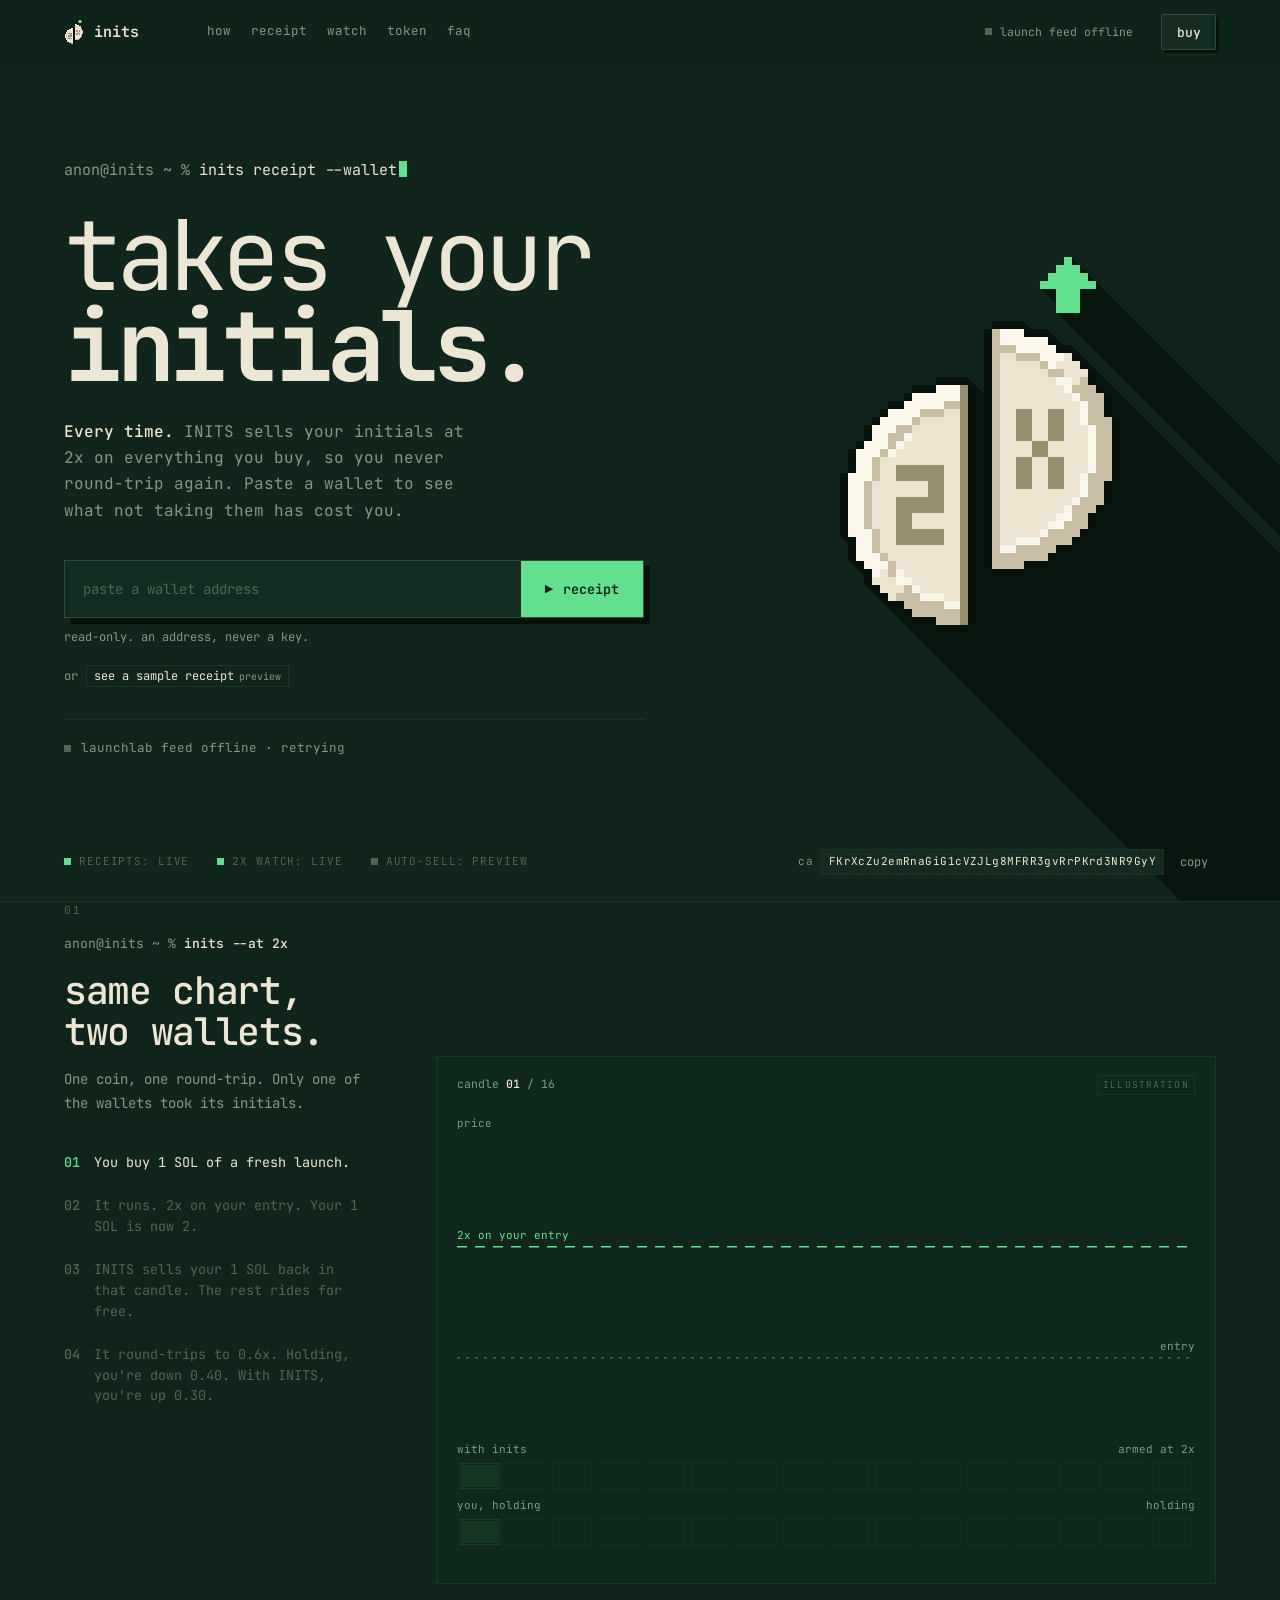
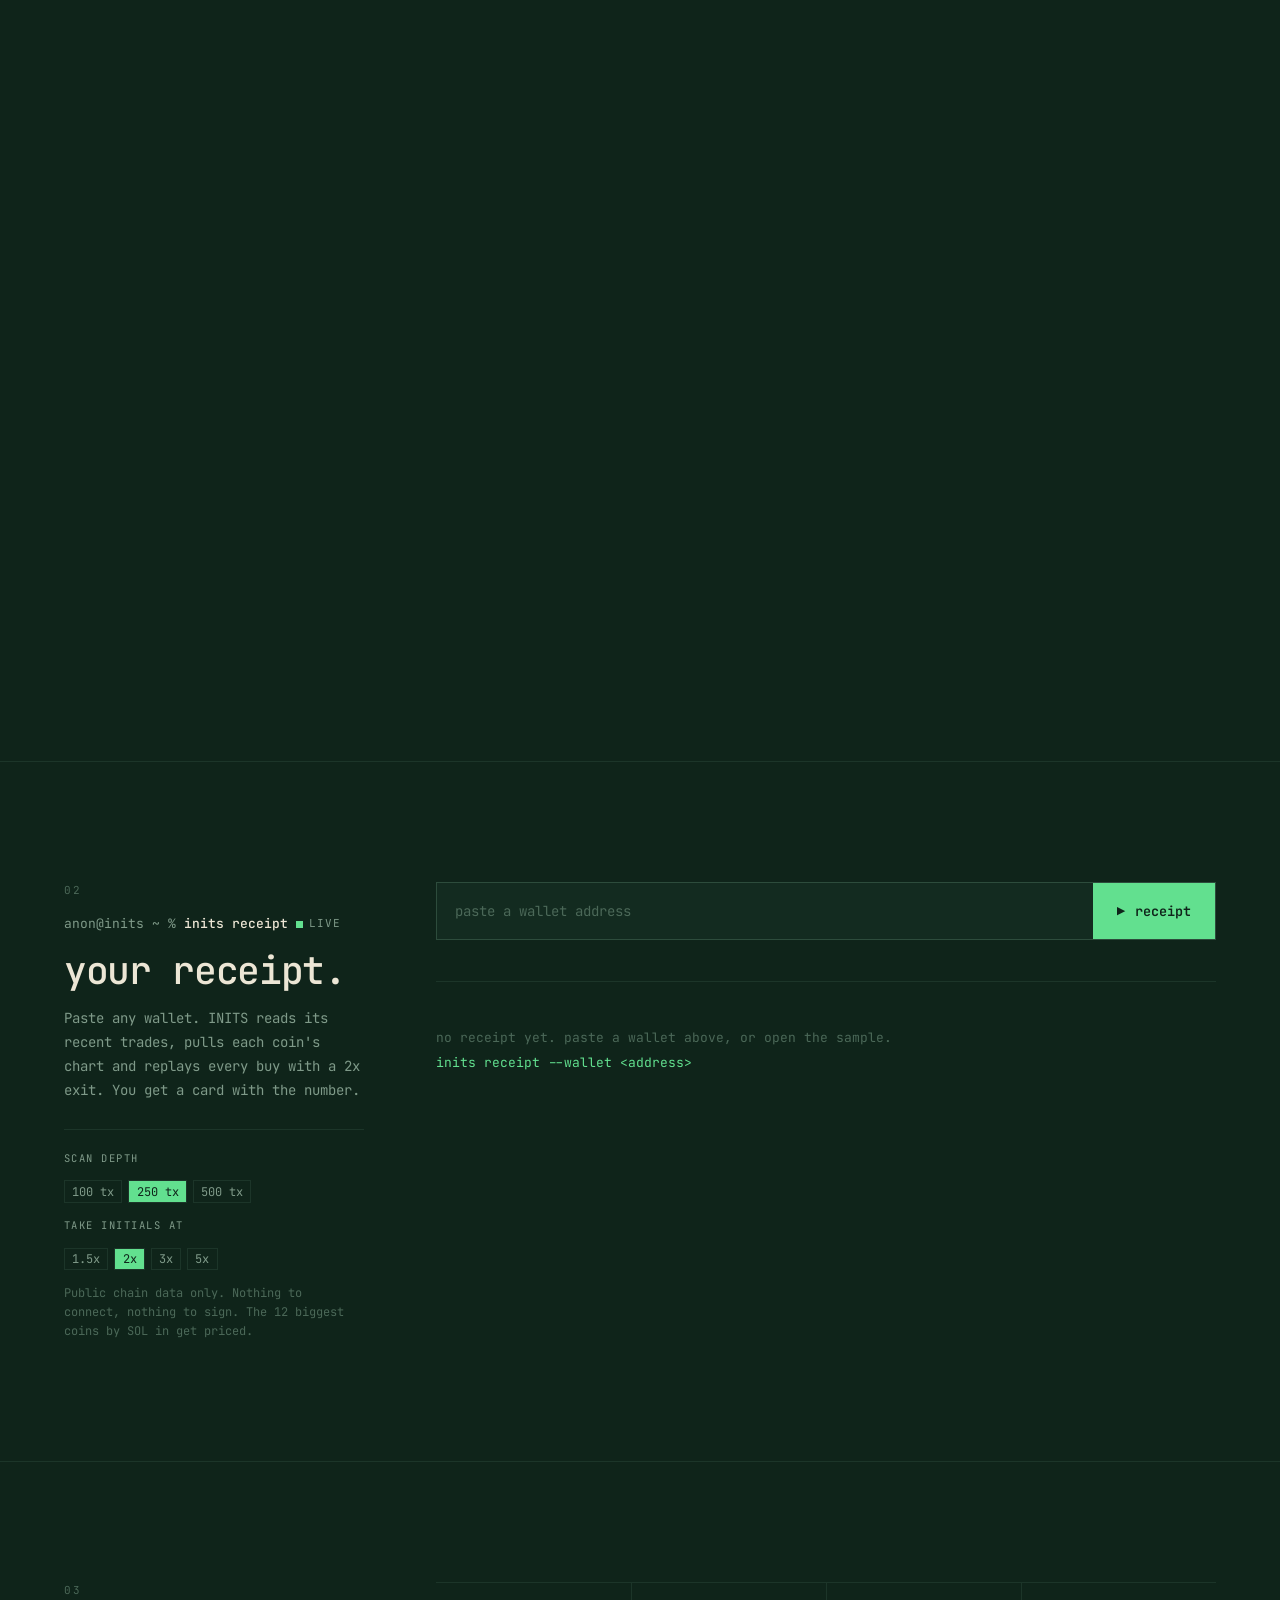
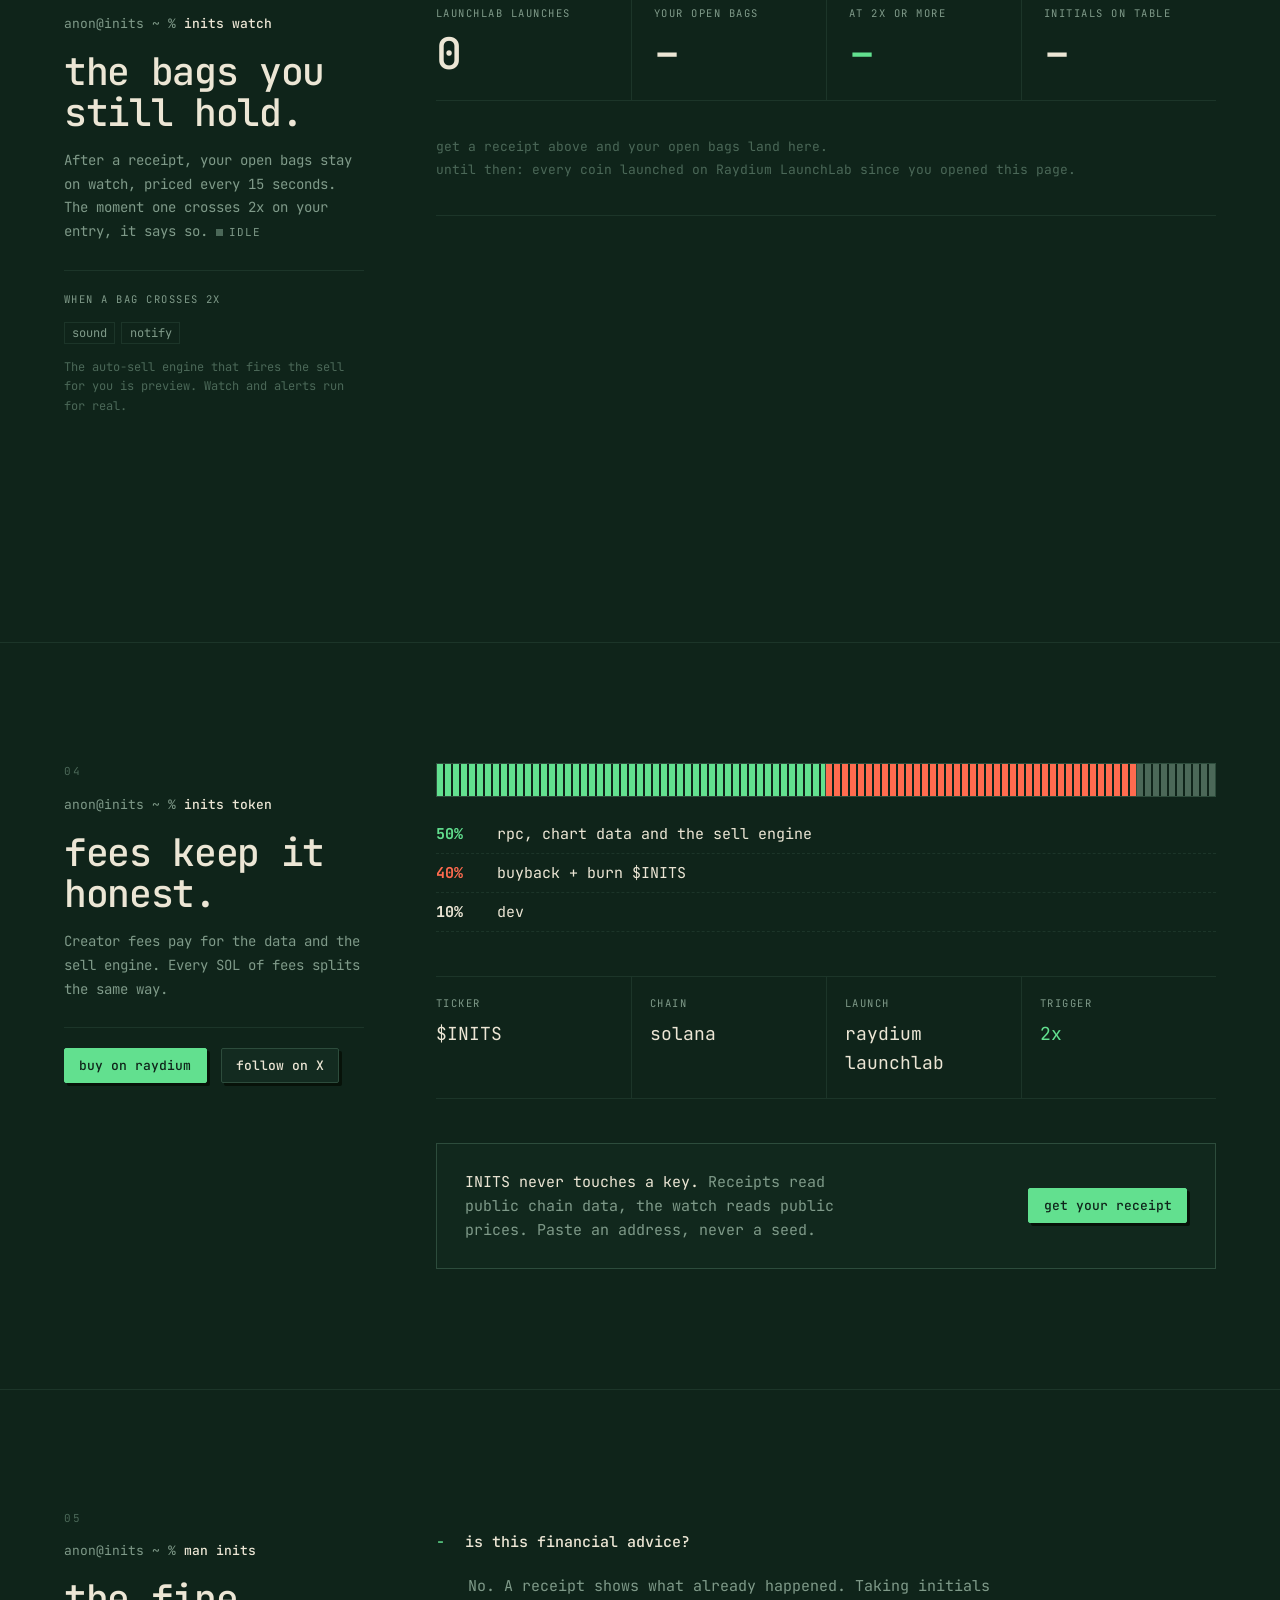
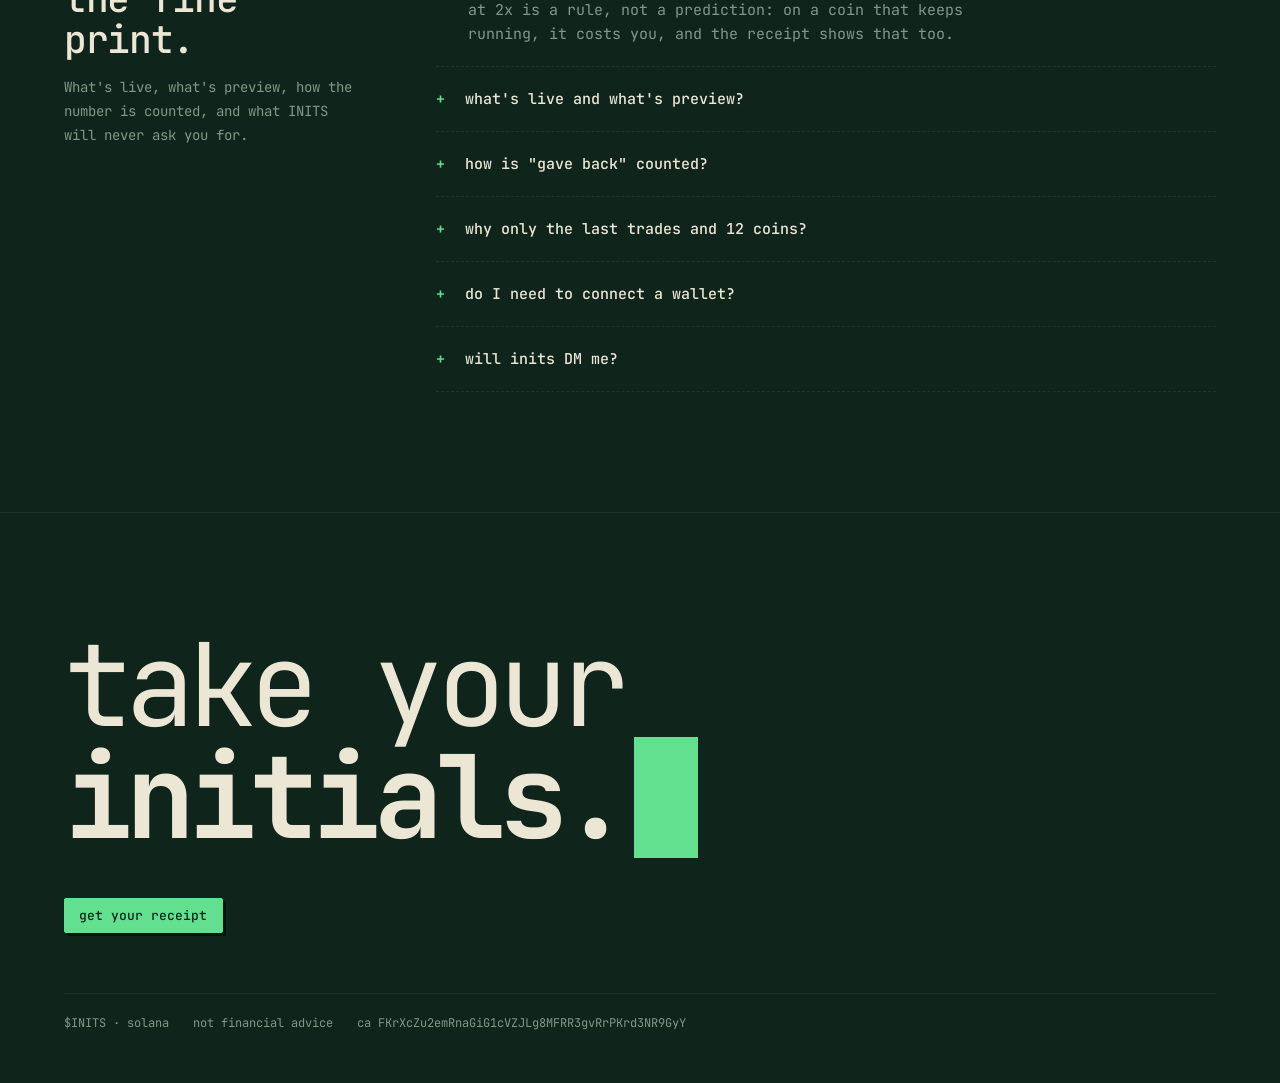
<file: src/index.src.html>
<!doctype html>
<html lang="en" data-theme="ledger">
<head>
<meta charset="utf-8"><meta name="viewport" content="width=device-width,initial-scale=1,viewport-fit=cover">
<title>INITS — takes your initials. every time.</title>
<meta name="description" content="Sells your initials at 2x on everything you buy, so you never round-trip again. Paste a wallet to see how much SOL you gave back.">
<meta name="theme-color" content="#0f241a">
<meta property="og:title" content="INITS — takes your initials. every time."><meta property="og:description" content="Paste a wallet. See how much SOL you gave back by not taking your initials at 2x.">
<meta property="og:type" content="website"><meta property="og:url" content="https://www.takeinits.fun/"><meta property="og:image" content="https://www.takeinits.fun/og.png">
<meta name="twitter:card" content="summary_large_image"><meta name="twitter:title" content="INITS — takes your initials. every time."><meta name="twitter:description" content="Paste a wallet. See how much SOL you gave back by not taking your initials at 2x."><meta name="twitter:image" content="https://www.takeinits.fun/og.png">
<link rel="icon" href="/fav.png"><link rel="apple-touch-icon" href="/fav.png">
<link rel="preconnect" href="https://fonts.googleapis.com"><link rel="preconnect" href="https://fonts.gstatic.com" crossorigin>
<link href="https://fonts.googleapis.com/css2?family=JetBrains+Mono:wght@400;500;600;700&display=swap" rel="stylesheet">
<link rel="stylesheet" href="site.css">
<style>
/* ===== session layout: the page is one terminal session. sticky command rail left, output right. ===== */
:root{--w:1200px}
body::before{opacity:.22}
.top{background:color-mix(in srgb,var(--bg) 82%,transparent)} .top .wrap{height:64px}
.top .live{display:flex;align-items:center;gap:8px;font-size:11.5px;color:var(--muted);margin-left:auto}
.nav{margin:0 0 0 40px}
.dot{width:7px;height:7px;background:var(--faint);display:inline-block;flex:none}
.dot.on{background:var(--accent);box-shadow:var(--glow);animation:blink 1.6s steps(1) infinite} .dot.red{background:var(--red)}
.k{font-size:10.5px;letter-spacing:.14em;text-transform:uppercase;color:var(--muted)}
.hint{font-size:12px;color:var(--muted);min-height:1.6em;margin-top:10px} .hint.err{color:var(--red)}
/* hero: the product starts here */
.hero2{position:relative;min-height:calc(100svh - 64px);display:flex;align-items:center;overflow:hidden;padding:40px 0 90px}
.hero2 canvas.bg{position:absolute;inset:0;width:100%;height:100%;z-index:0;pointer-events:none}
.hero2 .wrap{display:grid;grid-template-columns:minmax(0,1.15fr) minmax(0,.85fr);gap:40px;align-items:center;width:100%}
.hero2 h1{font-size:clamp(50px,7.6vw,108px);font-weight:400;letter-spacing:-.055em;line-height:.94;margin:28px 0 26px}
.hero2 h1 b{font-weight:700}
.hero2 .lede{color:var(--muted);font-size:16px;max-width:42ch;line-height:1.65}
.hero2 .lede b{color:var(--ink);font-weight:500}
.inbar{display:flex;border:1.5px solid var(--line);background:var(--paper);height:58px;max-width:580px;box-shadow:6px 6px 0 var(--shadow);transition:border-color .15s}
.inbar:focus-within{border-color:var(--accent)}
.inbar input{flex:1;background:none;border:0;padding:0 18px;font:14px var(--mono);color:var(--ink);outline:none;min-width:0}
.inbar input::placeholder{color:var(--faint)}
.inbar button{border:0;background:var(--accent);color:var(--bg);font:600 13.5px var(--mono);padding:0 24px;cursor:pointer;display:flex;align-items:center;gap:10px;box-shadow:var(--glow)}
.inbar button[disabled]{opacity:.6;cursor:progress}
.hero2 .inbar{margin-top:36px}
.try{display:flex;align-items:center;flex-wrap:wrap;gap:6px 8px;margin-top:16px;font-size:12px;color:var(--muted);min-height:26px}
.try .chip{border:1px solid var(--hair);color:var(--ink)} .try .chip small{color:var(--muted);margin-left:.45em}
.liveline{display:flex;align-items:center;gap:10px;font-size:12.5px;color:var(--muted);margin-top:30px;padding-top:18px;border-top:1px solid var(--hair);max-width:580px}
.liveline b{color:var(--ink);font-weight:500}
.statusrow{position:absolute;left:0;right:0;bottom:26px;z-index:1}
.statusrow .wrap{display:flex !important;gap:28px;font-size:11px;letter-spacing:.08em;text-transform:uppercase;color:var(--faint)}
.statusrow span{display:inline-flex;align-items:center;gap:8px}
.statusrow .ca{margin:0 0 0 auto;font-size:11px;letter-spacing:.04em;text-transform:none}
/* sessions */
.sess{position:relative;z-index:1;border-top:1px solid var(--hair)}
.sess>.wrap{display:grid;grid-template-columns:300px minmax(0,1fr);gap:72px;padding-top:120px;padding-bottom:120px}
.rail{position:sticky;top:110px;align-self:start}
.rail .n{font-size:11px;letter-spacing:.16em;color:var(--faint);margin-bottom:14px}
.rail .cmd{font-size:13px;color:var(--muted);white-space:nowrap} .rail .cmd b{color:var(--ink);font-weight:500}
.rail h2{font-size:clamp(28px,3vw,38px);font-weight:500;letter-spacing:-.035em;line-height:1.08;margin:16px 0}
.rail p{color:var(--muted);font-size:14px;line-height:1.7}
.rail .ctl{margin-top:26px;padding-top:20px;border-top:1px solid var(--hair);display:flex;flex-direction:column;gap:14px}
.rail .note{font-size:12px;color:var(--faint);line-height:1.6}
.toggles{display:flex;flex-wrap:wrap;gap:6px} .toggles .chip{border:1px solid var(--hair)}
.out{min-width:0}
/* story: pinned, scroll-driven canvas. beats in the rail light up in order */
.story{height:340vh}
.story>.wrap{position:sticky;top:64px;height:calc(100svh - 64px);padding-top:0;padding-bottom:0;align-items:center}
.story .rail{position:static}
.beats{margin-top:26px;display:flex;flex-direction:column;gap:2px}
.beats li{list-style:none;display:grid;grid-template-columns:2.2em 1fr;padding:10px 0;color:var(--faint);font-size:13.5px;line-height:1.55;transition:color .25s}
.beats li b{font-weight:500} .beats li.done{color:var(--muted)} .beats li.on{color:var(--ink)} .beats li.on b{color:var(--accent);text-shadow:var(--glow)}
.storybox{border:1px solid var(--hair);background:color-mix(in srgb,var(--paper) 55%,transparent);padding:18px 20px 16px}
.storybox .hd{display:flex;justify-content:space-between;font-size:11.5px;color:var(--muted);margin-bottom:14px} .storybox .hd b{color:var(--ink);font-weight:500}
#storyCv{display:block;width:100%;image-rendering:pixelated}
/* receipt tool */
.scanlog{margin-top:6px;font-size:12.5px;line-height:1.95;color:var(--muted)}
.scanlog div::before{display:inline-block;width:1.6em}
.scanlog .ok::before{content:"✓";color:var(--accent)} .scanlog .run::before{content:"›";color:var(--ink)} .scanlog .err{color:var(--red)} .scanlog .err::before{content:"✗"}
.scanlog .run::after{content:"";display:inline-block;width:.5em;height:1em;background:var(--accent);vertical-align:-.15em;margin-left:.4em;animation:blink 1.1s steps(1) infinite}
.receipt{margin-top:34px}
.cardframe{border:1px solid var(--line);background:var(--paper);position:relative}
#card{display:block;width:100%;height:auto}
.acts{display:flex;gap:10px;flex-wrap:wrap;align-items:center;margin-top:18px}
.acts .say{font-size:12px;color:var(--muted);margin-left:6px}
.sumline{display:flex;flex-wrap:wrap;gap:6px 22px;margin-top:22px;font-size:12.5px;color:var(--muted)} .sumline b{color:var(--ink);font-weight:500}
/* lists, tables, numbers: hairlines, no cards */
.listhd{display:flex;justify-content:space-between;gap:16px;margin-top:44px;font-size:11.5px;color:var(--muted)}
.list{margin-top:12px;border-top:1px solid var(--hair)}
.list .empty{padding:44px 0;color:var(--faint);font-size:13px;line-height:1.9}
.lrow{display:grid;grid-template-columns:20px minmax(90px,1fr) minmax(130px,1.25fr) minmax(120px,auto);gap:16px;align-items:center;padding:15px 0 15px 14px;border-bottom:1px solid var(--hair);font-size:13px;position:relative}
.lrow.sel::before{content:"";position:absolute;left:0;top:14px;bottom:14px;width:2px;background:var(--red)}
.lrow .sym{font-weight:600;font-size:15px} .lrow .sym a{text-decoration:none} .lrow .sym a:hover{color:var(--accent)} .lrow .sub{color:var(--muted);font-size:11.5px}
.lrow .d{text-align:right;font-weight:500} .lrow .d small{display:block;font-weight:400;font-size:11px;color:var(--muted)}
.bigstats{display:grid;grid-template-columns:repeat(4,1fr);border-top:1px solid var(--hair);border-bottom:1px solid var(--hair)}
.bigstats>div{padding:22px 22px 24px 0} .bigstats>div+div{padding-left:22px;border-left:1px solid var(--hair)}
.bigstats .v{font-size:clamp(30px,3.4vw,46px);font-weight:500;letter-spacing:-.04em;margin-top:10px;line-height:1}
.feature{display:grid;grid-template-columns:auto 1fr auto;gap:8px 28px;align-items:end;padding:34px 0;border-bottom:1px solid var(--hair)}
.feature .big{font-size:clamp(40px,5vw,68px);font-weight:600;letter-spacing:-.045em;line-height:.95}
.feature .what{font-size:15px;line-height:1.6} .feature .what span{color:var(--muted)}
.feature a{font-size:12px;color:var(--muted);text-decoration:none}
.feature.wait{display:block;color:var(--faint);font-size:13px;line-height:1.8}
.out .log{height:300px;margin-top:6px} .out .log div{border-bottom:1px solid color-mix(in srgb,var(--hair) 60%,transparent)}
.facts{display:grid;grid-template-columns:repeat(4,1fr);border-top:1px solid var(--hair);border-bottom:1px solid var(--hair);margin-top:44px}
.facts>div{padding:18px 18px 20px 0} .facts>div+div{padding-left:18px;border-left:1px solid var(--hair)} .facts .v{font-size:18px;margin-top:8px}
.callout{display:flex;align-items:center;gap:24px;justify-content:space-between;margin-top:44px;padding:26px 28px;border:1px solid var(--line);background:color-mix(in srgb,var(--paper) 70%,transparent)}
.callout p{font-size:15px;line-height:1.6;max-width:46ch} .callout p span{color:var(--muted)}
.out .split{margin-top:0} .out .man summary{padding:20px 0}
footer.f2{position:relative;z-index:1;border-top:1px solid var(--hair);padding:120px 0 50px;overflow:hidden}
footer.f2 .big{font-size:clamp(46px,9vw,140px);letter-spacing:-.06em;line-height:.9;font-weight:400} footer.f2 .big b{font-weight:700}
footer.f2 .fine{display:flex;gap:24px;flex-wrap:wrap;margin-top:60px;font-size:12px;color:var(--muted);border-top:1px solid var(--hair);padding-top:20px}
@media (max-width:980px){
  .sess>.wrap{grid-template-columns:1fr;gap:34px;padding-top:84px;padding-bottom:84px} .rail{position:static}
  .story{height:auto} .story>.wrap{position:static;height:auto;padding-top:84px;padding-bottom:84px}
  .bigstats,.facts{grid-template-columns:1fr 1fr} .bigstats>div:nth-child(3),.facts>div:nth-child(3){padding-left:0;border-left:0}
  .bigstats>div:nth-child(n+3),.facts>div:nth-child(n+3){border-top:1px solid var(--hair)}
}
@media (max-width:860px){
  .hero2{min-height:0;padding:28px 0 130px} .hero2 .wrap{grid-template-columns:1fr;gap:0} .hero2 .vis{height:210px !important;order:-1} .hero2 h1{margin:20px 0}
  .top .live{display:none} .top .btn{margin-left:auto}
  .statusrow .wrap{flex-wrap:wrap;gap:8px 18px} .statusrow .ca{margin:0;width:100%}
  .lrow{grid-template-columns:14px 1fr auto;padding-left:10px} .lrow .det{display:none} .feature{grid-template-columns:1fr} .callout{flex-direction:column;align-items:flex-start}
  .inbar button span{display:none} .hero2 .prompt{font-size:12.5px} .listhd span+span{display:none}
}
</style>
</head>
<body>

<header class="top" id="top"><div class="wrap">
  <a class="brand" href="#hero"><canvas id="logo"></canvas>inits</a>
  <nav class="nav"><a href="#story">how</a><a href="#tool">receipt</a><a href="#live">watch</a><a href="#token">token</a><a href="#faq">faq</a></nav>
  <span class="live"><i class="dot" id="topDot"></i><span id="topLive">connecting to launchlab</span></span>
  <a class="btn" id="buyTop" href="#token">buy</a>
</div></header>

<section class="hero2" id="hero">
  <canvas class="bg" id="heroBg"></canvas>
  <div class="wrap">
    <div>
      <div class="prompt"><span>anon@inits ~ %</span> <span class="cmd" id="typed"></span><span class="cur"></span></div>
      <h1>takes your<br><b>initials.</b></h1>
      <p class="lede"><b>Every time.</b> INITS sells your initials at 2x on everything you buy, so you never round-trip again. Paste a wallet to see what not taking them has cost you.</p>
      <div class="inbar"><input id="hIn" placeholder="paste a wallet address" autocomplete="off" spellcheck="false" aria-label="wallet address"><button id="hGo">▶ <span>receipt</span></button></div>
      <div class="hint" id="heroHint">read-only. an address, never a key.</div>
      <div class="try"><span>or</span><button class="chip" id="trySample">see a sample receipt<small>preview</small></button></div>
      <div class="liveline"><i class="dot" id="lineDot"></i><span id="liveline">connecting to the Raydium LaunchLab feed…</span></div>
    </div>
    <div class="vis" id="heroVis" style="height:520px"></div>
  </div>
  <div class="statusrow"><div class="wrap"><span><i class="dot on"></i>receipts: live</span><span><i class="dot on"></i>2x watch: live</span><span><i class="dot"></i>auto-sell: preview</span><span class="ca">ca <code id="ca">posted here and on X at launch</code> <button class="chip" id="copy" hidden>copy</button></span></div></div>
</section>

<section class="sess story" id="story"><div class="wrap">
  <div class="rail">
    <div class="n">01</div>
    <div class="cmd">anon@inits ~ % <b>inits --at 2x</b></div>
    <h2>same chart, two wallets.</h2>
    <p>One coin, one round-trip. Only one of the wallets took its initials.</p>
    <ol class="beats" id="beats">
      <li><b>01</b>You buy 1 SOL of a fresh launch.</li>
      <li><b>02</b>It runs. 2x on your entry. Your 1 SOL is now 2.</li>
      <li><b>03</b>INITS sells your 1 SOL back in that candle. The rest rides for free.</li>
      <li><b>04</b>It round-trips to 0.6x. Holding, you're down 0.40. With INITS, you're up 0.30.</li>
    </ol>
  </div>
  <div class="out"><div class="storybox"><div class="hd"><span>candle <b id="slotN">01</b> / 16</span><span class="tag">illustration</span></div><canvas id="storyCv"></canvas></div></div>
</div></section>

<section class="sess" id="tool"><div class="wrap">
  <div class="rail">
    <div class="n">02</div>
    <div class="cmd">anon@inits ~ % <b>inits receipt</b> <span class="lamp live" id="toolLamp">live</span></div>
    <h2>your receipt.</h2>
    <p>Paste any wallet. INITS reads its recent trades, pulls each coin's chart and replays every buy with a 2x exit. You get a card with the number.</p>
    <div class="ctl">
      <div class="k">scan depth</div><div class="toggles" id="depthT"><button class="chip" data-v="100">100 tx</button><button class="chip on" data-v="250">250 tx</button><button class="chip" data-v="500">500 tx</button></div>
      <div class="k">take initials at</div><div class="toggles" id="thrT"><button class="chip" data-v="1.5">1.5x</button><button class="chip on" data-v="2">2x</button><button class="chip" data-v="3">3x</button><button class="chip" data-v="5">5x</button></div>
      <div class="note">Public chain data only. Nothing to connect, nothing to sign. The 12 biggest coins by SOL in get priced.</div>
    </div>
  </div>
  <div class="out">
    <div class="inbar" style="max-width:none;box-shadow:none"><input id="tIn" placeholder="paste a wallet address" autocomplete="off" spellcheck="false" aria-label="wallet address"><button id="tGo">▶ <span>receipt</span></button></div>
    <div class="hint" id="toolHint"></div>
    <div class="scanlog" id="scanlog"></div>
    <div class="receipt" id="receipt" hidden>
      <div class="cardframe"><canvas id="card" width="2400" height="1350"></canvas></div>
      <div class="acts">
        <button class="btn pri" id="dl">download png</button><button class="btn" id="cp">copy image</button><a class="btn" id="post" target="_blank" rel="noopener">post on X</a>
        <span class="say" id="say"></span>
      </div>
      <div class="sumline" id="sumline"></div>
    </div>
    <div class="listhd" id="listhd" hidden><span id="listT">coins · biggest first</span><span>with inits vs what you did</span></div>
    <div class="list" id="list"><div class="empty">no receipt yet. paste a wallet above, or open the sample.<br><span class="acc">inits receipt --wallet &lt;address&gt;</span></div></div>
  </div>
</div></section>

<section class="sess" id="live"><div class="wrap">
  <div class="rail">
    <div class="n">03</div>
    <div class="cmd">anon@inits ~ % <b>inits watch</b></div>
    <h2>the bags you still hold.</h2>
    <p>After a receipt, your open bags stay on watch, priced every 15 seconds. The moment one crosses 2x on your entry, it says so. <span class="lamp" id="lamp">idle</span></p>
    <div class="ctl"><div class="k">when a bag crosses 2x</div><div class="toggles"><button class="chip" id="sndT">sound</button><button class="chip" id="ntfT">notify</button></div>
      <div class="note">The auto-sell engine that fires the sell for you is preview. Watch and alerts run for real.</div></div>
  </div>
  <div class="out">
    <div class="bigstats">
      <div><div class="k">launchlab launches</div><div class="v" id="sA">0</div></div>
      <div><div class="k">your open bags</div><div class="v" id="sB">–</div></div>
      <div><div class="k">at 2x or more</div><div class="v acc" id="sC">–</div></div>
      <div><div class="k">initials on table</div><div class="v" id="sD">–</div></div>
    </div>
    <div class="feature wait" id="feature">get a receipt above and your open bags land here.<br>until then: every coin launched on Raydium LaunchLab since you opened this page.</div>
    <div class="log" id="log"></div>
  </div>
</div></section>

<section class="sess" id="token"><div class="wrap">
  <div class="rail">
    <div class="n">04</div>
    <div class="cmd">anon@inits ~ % <b>inits token</b></div>
    <h2>fees keep it honest.</h2>
    <p>Creator fees pay for the data and the sell engine. Every SOL of fees splits the same way.</p>
    <div class="ctl"><div class="ctas" style="margin-top:0"><a class="btn pri" id="buy" href="#">buy on raydium</a><a class="btn" id="xlink" href="#">follow on X</a></div></div>
  </div>
  <div class="out">
    <div class="split"><div style="flex:50;--c:var(--accent)"></div><div style="flex:40;--c:var(--red)"></div><div style="flex:10;--c:var(--faint)"></div></div>
    <div class="rows"><div><b class="acc">50%</b>rpc, chart data and the sell engine</div><div><b class="red">40%</b>buyback + burn $INITS</div><div><b>10%</b>dev</div></div>
    <div class="facts">
      <div><div class="k">ticker</div><div class="v">$INITS</div></div><div><div class="k">chain</div><div class="v">solana</div></div>
      <div><div class="k">launch</div><div class="v">raydium launchlab</div></div><div><div class="k">trigger</div><div class="v acc">2x</div></div>
    </div>
    <div class="callout"><p>INITS never touches a key. <span>Receipts read public chain data, the watch reads public prices. Paste an address, never a seed.</span></p><button class="btn pri" id="toTool">get your receipt</button></div>
  </div>
</div></section>

<section class="sess" id="faq"><div class="wrap">
  <div class="rail">
    <div class="n">05</div>
    <div class="cmd">anon@inits ~ % <b>man inits</b></div>
    <h2>the fine print.</h2>
    <p>What's live, what's preview, how the number is counted, and what INITS will never ask you for.</p>
  </div>
  <div class="out"><div class="man">
    <details open><summary>is this financial advice?</summary><p>No. A receipt shows what already happened. Taking initials at 2x is a rule, not a prediction: on a coin that keeps running, it costs you, and the receipt shows that too.</p></details>
    <details><summary>what's live and what's preview?</summary><p>Receipts and the 2x watch are live and read real chain and chart data. The auto-sell engine that places the sell for you is preview.</p></details>
    <details><summary>how is "gave back" counted?</summary><p>Every buy is replayed on its coin's chart. The first candle after the buy whose high reaches 2x that buy's price sells enough to return the SOL you put in. Your own sells are mirrored on what's left. "Gave back" adds up every coin where that beats what you actually got, plus what you still hold at today's price. Coins where you did better yourself are counted separately, so the net is on the card.</p></details>
    <details><summary>why only the last trades and 12 coins?</summary><p>It runs on free public data with rate limits, so it reads up to 500 recent transactions and prices the 12 coins you put the most SOL into. Fees, priority tips and slippage are in your entry, so the number leans conservative.</p></details>
    <details><summary>do I need to connect a wallet?</summary><p>No. Paste any address. Never paste a seed phrase or private key anywhere, here or elsewhere.</p></details>
    <details><summary>will inits DM me?</summary><p>Never. Anyone who does is not us.</p></details>
  </div></div>
</div></section>

<footer class="f2"><div class="wrap">
  <div class="big">take your<br><b>initials.</b><span class="cur"></span></div>
  <div class="ctas" style="margin-top:40px"><a class="btn pri" href="#tool">get your receipt</a></div>
  <div class="fine"><span>$INITS · solana</span><span>not financial advice</span><span id="cafoot"></span></div>
</div></footer>

<script src="termkit.js"></script>
<script src="engine.js"></script>
<script>
const CONFIG = {
  ca: "FKrXcZu2emRnaGiG1cVZJLg8MFRR3gvRrPKrd3NR9GyY", x: "https://x.com/", site: "https://www.takeinits.fun", ticker: "$INITS", object: "split", theme: document.documentElement.dataset.theme,
  rpc: ["https://solana-rpc.publicnode.com", "https://api.mainnet-beta.solana.com"], maxCoins: 12,
};
const T = TK.THEMES[CONFIG.theme], reduce = matchMedia("(prefers-reduced-motion: reduce)").matches;
const $ = s => document.querySelector(s), $$ = s => [...document.querySelectorAll(s)];
const esc = s => String(s ?? "").replace(/[&<>"]/g, m => ({ "&": "&amp;", "<": "&lt;", ">": "&gt;", '"': "&quot;" }[m]));
const hhmmss = () => new Date().toTimeString().slice(0, 8);
const short = a => a ? a.slice(0, 4) + "…" + a.slice(-4) : "";
const solf = n => { const a = Math.abs(n); return a.toFixed(a > 0 && a < .01 ? 3 : 2); };
const signed = n => (n > 0.0005 ? "+" : n < -0.0005 ? "−" : "") + solf(n);
const mult = n => (n >= 10 ? n.toFixed(0) : n.toFixed(1)) + "x";
const sleep = ms => new Promise(r => setTimeout(r, ms));
const host = () => (CONFIG.site || "").replace(/^https?:\/\//, "").replace(/^www\./, "").replace(/\/$/, "");

if (CONFIG.ca) { $("#ca").textContent = CONFIG.ca; $("#copy").hidden = false; $("#cafoot").textContent = "ca " + CONFIG.ca;
  $("#copy").onclick = () => navigator.clipboard.writeText(CONFIG.ca).then(() => $("#copy").textContent = "copied").catch(() => {});
  const buyURL = "https://raydium.io/launchpad/token/?mint=" + CONFIG.ca;   // launched on Raydium LaunchLab
  ["#buy", "#buyTop"].forEach(s => { $(s).href = buyURL; $(s).target = "_blank"; $(s).rel = "noopener"; }); }
else { $("#buy").removeAttribute("href"); $("#buy").textContent = "live at launch"; $("#buy").style.opacity = .6; }
$("#xlink").href = CONFIG.x;

{ const g = TK.OBJECTS[CONFIG.object]({ ticker: CONFIG.ticker }), c = $("#logo"), k = 2;
  c.width = g.w * k; c.height = g.h * k; TK.draw(c.getContext("2d"), g, { theme: T, cell: k, x: 0, y: 0, shadow: false });
  c.style.width = Math.round(26 * g.w / g.h) + "px"; }

// hero: the object, big, its long shadow running off the page
function drawHero() {
  const hero = $("#hero"), c = $("#heroBg"), d = devicePixelRatio || 1, r = hero.getBoundingClientRect(), a = $("#heroVis").getBoundingClientRect();
  c.width = r.width * d; c.height = r.height * d; const x = c.getContext("2d"); x.scale(d, d); x.imageSmoothingEnabled = false;
  const g = TK.OBJECTS[CONFIG.object]({ ticker: CONFIG.ticker });
  const cell = Math.max(4, Math.floor(Math.min(a.width * .78 / g.w, a.height * .78 / g.h)));
  TK.draw(x, g, { theme: T, cell, x: a.left - r.left + (a.width - g.w * cell) * .5, y: a.top - r.top + (a.height - g.h * cell) * .4, shadowLen: 2200 });
}
drawHero(); addEventListener("resize", drawHero); document.fonts.ready.then(drawHero);
{ const cmd = "inits receipt --wallet", el = $("#typed"); if (reduce) el.textContent = cmd;
  else { let i = 0; const t = setInterval(() => { el.textContent = cmd.slice(0, ++i); if (i >= cmd.length) clearInterval(t); }, 70); } }

// ---------- story: the same chart, two wallets ----------
const STORY = { N: 16, price: [1, .96, 1.08, 1.02, 1.22, 1.38, 1.62, 1.86, 2.08, 2.31, 2.12, 1.66, 1.18, .84, .7, .6], at: 8,
  lanes: [{ name: "with inits", mark: "sell", from: .5, color: "accent", before: "armed at 2x", after: "1.00 SOL back · rest rides" },
          { name: "you, holding", mark: "hold", from: .56, color: "red", before: "holding", after: "held · back to 0.6x" }],
  link: "same candle", after: { from: .8, text: "+0.30 SOL", sub: "with inits · holding: −0.40", color: "accent" }, p: 0 };
function drawStory() {
  const c = $("#storyCv"), d = devicePixelRatio || 1, W = Math.round(c.parentElement.clientWidth - 40), H = Math.round(W < 600 ? W * .95 : Math.min(W * .62, innerHeight * .56));
  if (c.width !== W * d || c.height !== H * d) { c.width = W * d; c.height = H * d; c.style.height = H + "px"; }
  const x = c.getContext("2d"); x.setTransform(d, 0, 0, d, 0, 0); x.clearRect(0, 0, W, H);
  const S = STORY, p = S.p, N = S.N, cw = W / N, upto = Math.min(N, p * N * 1.25 + .6), F = (s, w = 400) => `${w} ${s}px "JetBrains Mono", monospace`;
  const top = 26, lane = Math.min(cw * .62, 26), L = S.lanes.length, ph = H - top - L * (lane + 30) - 32, px = Math.max(2, Math.round(cw / 14));
  const ys = S.lanes.map((_, i) => top + ph + 40 + i * (lane + 30)), col = k => T[k] || k;
  const max = 3.0, min = .4, py = v => top + ph - (v - min) / (max - min) * ph;
  for (let i = 0; i <= N; i++) { x.fillStyle = T.line; x.globalAlpha = i <= upto ? .07 : .035; x.fillRect(Math.round(i * cw), top - 10, 1, H - top + 4); } x.globalAlpha = 1;
  // guide lines: entry and 2x
  for (let X = 0; X < W; X += 9) { x.fillStyle = T.muted; x.globalAlpha = .55; x.fillRect(X, Math.round(py(1)), 3, 1.5); } x.globalAlpha = 1;
  for (let X = 0; X < W; X += 18) { x.fillStyle = T.accent; x.fillRect(X, Math.round(py(2)), 10, 1.5); }
  x.font = F(11); x.fillStyle = T.muted; x.textAlign = "right"; x.fillText("entry", W, py(1) - 7); x.textAlign = "left"; x.fillStyle = T.accent; x.fillText("2x on your entry", 0, py(2) - 7);
  // price
  for (let i = 0; i < Math.floor(upto); i++) { const v = S.price[i], pv = i ? S.price[i - 1] : v, X0 = Math.round(i * cw), X1 = Math.round((i + 1) * cw);
    x.fillStyle = i < S.at ? T.muted : v < 1 ? T.red : T.ink;
    for (let X = X0; X < X1; X += px * 1.5) x.fillRect(X, Math.round(py(v)), px, px);
    for (let Y = Math.min(py(v), py(pv)); Y <= Math.max(py(v), py(pv)); Y += px * 1.5) x.fillRect(X0, Math.round(Y), px, px); }
  x.font = F(11); x.fillStyle = T.muted; x.fillText("price", 0, top - 8);
  // lanes
  S.lanes.forEach((ln, r) => { const Y = ys[r], on = p > ln.from;
    x.font = F(11); x.fillStyle = T.muted; x.textAlign = "left"; x.fillText(ln.name, 0, Y - 10);
    x.textAlign = "right"; x.fillStyle = on ? col(ln.color) : T.muted; x.fillText(on ? ln.after : ln.before, W, Y - 10); x.textAlign = "left";
    for (let i = 0; i < N; i++) { const X = i * cw + 3, w = cw - 6, seen = i < upto;
      x.strokeStyle = T.line; x.globalAlpha = seen ? .5 : .15; x.strokeRect(Math.round(X) + .5, Math.round(Y) + .5, Math.round(w) - 1, lane - 1); x.globalAlpha = 1;
      if (seen && i < S.at) { x.fillStyle = T.accent; x.globalAlpha = .08; x.fillRect(Math.round(X) + 2, Math.round(Y) + 2, Math.round(w) - 4, lane - 4); x.globalAlpha = 1; } }
    if (on) { const X = S.at * cw + 3, w = cw - 6; x.fillStyle = col(ln.color); x.fillRect(Math.round(X), Y, Math.round(w), lane);
      if (w >= 26) { x.fillStyle = T.bg; x.font = F(10, 600); x.textAlign = "center"; x.fillText(ln.mark, X + w / 2, Y + lane / 2 + 3.5); x.textAlign = "left"; } } });
  const last = S.lanes[L - 1]; if (p > last.from) { const cx = Math.round(S.at * cw + cw / 2); x.fillStyle = T.accent;
    for (let Y = py(2) + 8; Y < ys[L - 1] - 2; Y += 6) x.fillRect(cx, Y, 1, 3); x.font = F(11, 500); x.fillText(S.link, cx + 8, py(1) + 26); }
  if (p > S.after.from) { const fs = Math.round(Math.max(20, Math.min(34, cw * 1.1))); x.textAlign = "right"; x.font = F(fs, 600); x.fillStyle = col(S.after.color);
    const ly = top + fs + 6; x.fillText(S.after.text, W - 2, ly); x.font = F(11); x.fillStyle = T.muted; if (W >= 420) x.fillText(S.after.sub, W - 2, ly + 18); x.textAlign = "left"; }
  $("#slotN").textContent = String(Math.min(N, Math.max(1, Math.ceil(upto)))).padStart(2, "0");
}
function storyScroll() { const s = $("#story"), r = s.getBoundingClientRect(), span = r.height - innerHeight;
  STORY.p = innerWidth <= 980 ? 1 : span > 0 ? Math.min(1, Math.max(0, -r.top / span)) : 1; drawStory();
  const n = Math.min(3, Math.floor(STORY.p * 4)); $$("#beats li").forEach((li, i) => { li.classList.toggle("on", i === n); li.classList.toggle("done", i < n); }); }
addEventListener("scroll", () => requestAnimationFrame(storyScroll), { passive: true }); addEventListener("resize", () => { $("#storyCv").width = 0; storyScroll(); });
document.fonts.ready.then(() => { $("#storyCv").width = 0; storyScroll(); }); storyScroll();

// ---------- the receipt ----------
let SCAN = null, SUM = null, THR = 2, DEPTH = 250, BUSY = false;
function chips(sel, on) { $$(sel + " .chip").forEach(b => b.onclick = () => { $$(sel + " .chip").forEach(x => x.classList.toggle("on", x === b)); on(+b.dataset.v); }); }
chips("#depthT", v => DEPTH = v);
chips("#thrT", v => { THR = v; if (SCAN) render(); $$("[data-thr]").forEach(e => e.textContent = v + "x"); });

const LOG = {};
function say(key, msg, done, err) {
  let el = LOG[key]; if (!el) { el = LOG[key] = document.createElement("div"); $("#scanlog").append(el); }
  el.textContent = msg; el.className = err ? "err" : done ? "ok" : "run";
}
function friendly(e) {
  const m = String(e && e.message || e);
  if (/fetch|network|load failed|cors/i.test(m)) return "couldn't reach the public solana rpc. try again in a minute.";
  if (/rate|429|busy/i.test(m)) return "the public rpc is busy right now. try again in a minute, or a smaller scan depth.";
  if (/invalid param|WrongSize|Invalid/i.test(m)) return "that address didn't work. check it and try again.";
  return m.slice(0, 120);
}

async function runScan(addr, hintSel) {
  addr = (addr || "").trim(); const h = $(hintSel);
  if (!INITS.isAddr(addr)) { h.textContent = "that doesn't look like a solana address."; h.classList.add("err"); return; }
  if (BUSY) return; BUSY = true; h.classList.remove("err"); h.textContent = "";
  $("#tIn").value = addr; if (hintSel === "#heroHint") { h.textContent = "reading the chain…"; $("#tool").scrollIntoView({ behavior: reduce ? "auto" : "smooth" }); }
  $$("#hGo,#tGo").forEach(b => b.disabled = true);
  $("#scanlog").innerHTML = ""; for (const k in LOG) delete LOG[k];
  say("start", `inits receipt --wallet ${short(addr)} --depth ${DEPTH}`, true);
  try {
    const S = await INITS.scan(addr, { rpc: CONFIG.rpc, depth: DEPTH, maxCoins: CONFIG.maxCoins, concurrency: 4 }, say);
    SCAN = S;
    if (!S.priced.length) { say("done", S.txN ? `no buys found in the last ${S.txN} transactions. try a deeper scan.` : S.rawN ? `all ${S.rawN} transactions failed on-chain. nothing to replay.` : "no transactions found for this address.", true, !S.txN);
      $("#receipt").hidden = true; $("#listhd").hidden = true; $("#list").innerHTML = `<div class="empty">nothing to replay yet.</div>`; return; }
    say("done", "receipt ready", true);
    render(); startWatch(S);
    try { history.replaceState(null, "", "?w=" + addr + "#tool"); } catch (e) {}
  } catch (e) { say("err", friendly(e), false, true); }
  finally { BUSY = false; $$("#hGo,#tGo").forEach(b => b.disabled = false); if (hintSel === "#heroHint") $("#heroHint").textContent = "read-only. an address, never a key."; }
}
$("#hGo").onclick = () => runScan($("#hIn").value, "#heroHint");
$("#tGo").onclick = () => runScan($("#tIn").value, "#toolHint");
[["#hIn", "#hGo"], ["#tIn", "#tGo"]].forEach(([i, b]) => $(i).addEventListener("keydown", e => { if (e.key === "Enter") $(b).click(); }));
$("#trySample").onclick = () => { SCAN = INITS.sample(); $("#scanlog").innerHTML = ""; for (const k in LOG) delete LOG[k];
  say("s", "sample wallet · synthetic charts · preview", true); render(); $("#tool").scrollIntoView({ behavior: reduce ? "auto" : "smooth" }); };
$("#toTool").onclick = () => { $("#tool").scrollIntoView({ behavior: reduce ? "auto" : "smooth" }); setTimeout(() => $("#tIn").focus(), 500); };

function render() {
  SUM = INITS.summarize(SCAN, THR);
  $("#receipt").hidden = false; $("#listhd").hidden = false;
  drawCard($("#card"), SUM);
  const R = SUM;
  $("#sumline").innerHTML = `<span>gave back <b class="red">${solf(R.given)} SOL</b></span><span>beat inits yourself <b>${solf(-R.cost)} SOL</b></span><span>net with inits <b class="${R.net >= 0 ? "acc" : "red"}">${signed(R.net)} SOL</b></span><span>${R.okN} of ${R.coinN} coins priced · last ${R.txN} tx</span>`;
  $("#post").hidden = R.sample; $("#say").textContent = R.sample ? "sample receipt · paste a wallet for yours" : "";
  const text = `I gave back ${solf(R.given)} SOL by not taking my initials at ${R.thr}x.\n\nreceipt by $INITS` + (host() ? `\n${host()}/?w=${R.wallet}` : "");
  $("#post").href = "https://x.com/intent/post?text=" + encodeURIComponent(text);
  $("#listT").textContent = `${R.rows.length} coins · biggest first`;
  $("#list").innerHTML = R.rows.map(r => {
    const link = R.sample ? `$${esc(r.sym)}` : `<a href="https://dexscreener.com/solana/${r.mint}" target="_blank" rel="noopener">$${esc(r.sym)} ↗</a>`;
    if (!r.ok) return `<div class="lrow"><i class="dot"></i><div><div class="sym">${link}</div><div class="sub">in ${solf(r.solIn)} SOL</div></div><div class="sub det">${esc(r.err === "no chart" ? "no SOL chart found" : r.err)}</div><div class="d mut">—</div></div>`;
    const pos = r.pos, now = pos.open ? `holding at ${mult(r.endMult)}` : `exited at ${mult(r.endMult)}`;
    const d = r.diff > .0005 ? `<span class="red">−${solf(r.diff)}</span><small>gave back</small>` : r.diff < -.0005 ? `<span class="acc">+${solf(-r.diff)}</span><small>you beat inits</small>` : `<span class="mut">0.00</span><small>${r.triggered ? "same either way" : `never hit ${R.thr}x`}</small>`;
    const dot = r.diff > .0005 ? "dot red" : r.diff < -.0005 ? "dot on" : "dot";
    return `<div class="lrow${r === R.worst ? " sel" : ""}"><i class="${dot}"></i><div><div class="sym">${link}</div><div class="sub">in ${solf(r.solIn)} SOL</div></div><div class="sub det">${r.peak > 0 ? `peak ${mult(r.peak)} · ` : ""}${now}</div><div class="d">${d}</div></div>`;
  }).join("");
}

async function drawCard(c, R) {
  await Promise.all(["400 20px 'JetBrains Mono'", "500 20px 'JetBrains Mono'", "700 20px 'JetBrains Mono'"].map(f => document.fonts.load(f).catch(() => {})));
  const W = 1200, H = 675, d = 2; c.width = W * d; c.height = H * d;
  const x = c.getContext("2d"); x.setTransform(d, 0, 0, d, 0, 0); x.imageSmoothingEnabled = false;
  const F = (s, w = 400) => `${w} ${s}px "JetBrains Mono", monospace`;
  x.fillStyle = T.bg; x.fillRect(0, 0, W, H);
  x.fillStyle = T.ink; x.globalAlpha = .045; for (let yy = 2; yy < H; yy += 5) for (let xx = 2; xx < W; xx += 5) x.fillRect(xx, yy, 1, 1); x.globalAlpha = 1;
  const g = TK.OBJECTS[CONFIG.object]({ ticker: CONFIG.ticker }), cell = 8;
  TK.draw(x, g, { theme: T, cell, x: 1010 - g.w * cell / 2, y: (H - g.h * cell) / 2 - 40, shadowLen: 900 });  // object right: its shadow runs off the corner, away from the text
  const L = 64, Rr = 800;
  x.font = F(18); x.fillStyle = T.muted; const pr = "anon@inits ~ % "; x.fillText(pr, L, 76);
  x.fillStyle = T.ink; x.fillText(`inits receipt ${short(R.wallet)}`, L + x.measureText(pr).width, 76);
  x.font = F(28); x.fillStyle = T.muted; x.fillText("gave back", L, 150);
  const big = `${solf(R.given)} SOL`; let fs = 124; x.font = F(fs, 700); while (x.measureText(big).width > Rr - L && fs > 60) x.font = F(fs -= 4, 700);
  x.fillStyle = R.given > .0005 ? T.red : T.accent; x.fillText(big, L - 5, 150 + fs * .96);
  const y0 = 150 + fs * .96 + 48;
  x.font = F(25); x.fillStyle = T.ink; x.fillText(R.given > .0005 ? `by not taking initials at ${R.thr}x.` : `clean. nothing given back at ${R.thr}x.`, L, y0);
  x.fillStyle = T.line; x.globalAlpha = .3; x.fillRect(L, y0 + 30, Rr - L, 2); x.globalAlpha = 1;
  const w = R.worst;
  const rows = [[`coins that hit ${R.thr}x on entry`, `${R.hitN} of ${R.okN}`, T.ink], ["round-tripped after that", String(R.rtN), R.rtN ? T.red : T.ink],
    ["worst ride", w ? `$${w.sym} ${mult(w.peak)} → ${mult(w.endMult)}` : "none", T.ink], ["with inits, net", `${signed(R.net)} SOL`, R.net >= 0 ? T.accent : T.red]];
  rows.forEach(([k, v, cl], i) => { const y = y0 + 78 + i * 44; x.font = F(22); x.fillStyle = T.muted; x.textAlign = "left"; x.fillText(k, L, y);
    x.font = F(22, 500); x.fillStyle = cl; x.textAlign = "right"; x.fillText(v, Rr, y); x.textAlign = "left"; });
  x.font = F(16); x.fillStyle = T.muted; x.fillText(`last ${R.txN} tx · ${R.okN} coins priced · ${new Date().toISOString().slice(0, 10)}`, L, H - 34);
  x.textAlign = "right"; x.fillStyle = T.ink; x.font = F(17, 600); x.fillText(host() || CONFIG.ticker, W - 64, H - 34); x.textAlign = "left";
  if (R.sample) { x.font = F(14, 600); const t = "SAMPLE · PREVIEW", tw = x.measureText(t).width + 22; x.strokeStyle = T.red; x.lineWidth = 2; x.strokeRect(W - 64 - tw, 52, tw, 30);
    x.fillStyle = T.red; x.textAlign = "center"; x.fillText(t, W - 64 - tw / 2, 72); x.textAlign = "left"; }
}
const cardBlob = () => new Promise(r => $("#card").toBlob(r, "image/png"));
$("#dl").onclick = async () => { const b = await cardBlob(), u = URL.createObjectURL(b), a = document.createElement("a");
  a.href = u; a.download = `inits-receipt-${SUM?.sample ? "sample" : short(SUM?.wallet || "").replace("…", "-")}.png`; a.click(); setTimeout(() => URL.revokeObjectURL(u), 2000); };
$("#cp").onclick = async () => { try { await navigator.clipboard.write([new ClipboardItem({ "image/png": cardBlob() })]); $("#say").textContent = "copied. paste it into your post."; }
  catch (e) { $("#say").textContent = "this browser can't copy images. use download."; } };

// ---------- watch: open bags, priced every 15 s ----------
const WATCH = { bags: [], timer: 0, sound: false, notify: false };
let AC;
function beep() { if (!WATCH.sound) return; try { AC ||= new AudioContext(); const o = AC.createOscillator(), g = AC.createGain(); o.type = "square"; o.frequency.value = 880;
  g.gain.setValueAtTime(.05, AC.currentTime); g.gain.exponentialRampToValueAtTime(.0001, AC.currentTime + .3); o.connect(g).connect(AC.destination); o.start(); o.stop(AC.currentTime + .32); } catch (e) {} }
$("#sndT").onclick = e => { WATCH.sound = !WATCH.sound; e.target.classList.toggle("on", WATCH.sound); if (WATCH.sound) beep(); };
$("#ntfT").onclick = async e => { if (!("Notification" in window)) { e.target.textContent = "not supported"; return; }
  const p = await Notification.requestPermission(); WATCH.notify = p === "granted"; e.target.classList.toggle("on", WATCH.notify); };
function logLine(kind, cls, text, href, label = "chart ↗") {
  const d = document.createElement("div");
  d.innerHTML = `<span class="t">${hhmmss()}</span><span class="${cls}">${kind}</span><span>${text}</span>${href ? `<a href="${href}" target="_blank" rel="noopener">${label}</a>` : "<a></a>"}`;
  const log = $("#log"); log.prepend(d); while (log.children.length > 12) log.lastChild.remove();
}
function startWatch(S) {
  clearInterval(WATCH.timer);
  WATCH.bags = S.priced.filter(r => r.pos.open).map(r => ({ mint: r.mint, sym: r.sym, entry: r.pos.entry, held: r.pos.held, m: null, hit: false }));
  $("#sB").textContent = WATCH.bags.length; $("#log").innerHTML = "";
  if (!WATCH.bags.length) { setFeature(`no open bags in this receipt. nothing to watch.`); $("#sC").textContent = "0"; $("#sD").textContent = "0.00"; return; }
  logLine("watch", "mut", `${WATCH.bags.length} open bag${WATCH.bags.length > 1 ? "s" : ""} from ${short(S.wallet)}`);
  poll(); WATCH.timer = setInterval(poll, 15000);
}
function setFeature(html, wait = true) { const f = $("#feature"); f.classList.toggle("wait", wait); f.innerHTML = html; }
async function poll() {
  let px; try { px = await INITS.dexPrices(WATCH.bags.map(b => b.mint)); } catch (e) { $("#lamp").className = "lamp"; $("#lamp").textContent = "prices offline"; return; }
  $("#lamp").className = "lamp live"; $("#lamp").textContent = "watching";
  let at = 0, table = 0;
  for (const b of WATCH.bags) { const p = px[b.mint]; if (!p) continue; const first = b.m == null; b.m = p.price / b.entry; b.url = p.url;
    if (b.m >= THR) { at++; table += b.held * b.entry; }
    if (first) logLine("bag", "mut", `$${esc(b.sym)} ${mult(b.m)} · fires at ${THR}x`, b.url);
    if (b.m >= THR && !b.hit) { b.hit = true; if (!first) { logLine(`${THR}x+`, "acc", `$${esc(b.sym)} ${mult(b.m)} · take your initials`, b.url); beep();
      if (WATCH.notify) try { new Notification(`$${b.sym} hit ${THR}x`, { body: `take your initials: ${solf(b.held * b.entry)} SOL`, icon: "/fav.png" }); } catch (e) {} } }
    else if (b.hit && b.m < 1) { b.hit = false; logLine("round", "red", `$${esc(b.sym)} ${mult(b.m)} · back under entry`, b.url); } }
  $("#sC").textContent = at; $("#sD").innerHTML = `${solf(table)}<small class="mut" style="font-size:.4em;letter-spacing:0"> SOL</small>`;
  const best = WATCH.bags.filter(b => b.m != null).sort((a, b) => b.m - a.m)[0];
  if (!best) return setFeature("no live price for these bags right now.");
  const ready = best.m >= THR;
  setFeature(`<div><div class="k" style="margin-bottom:12px">${ready ? "ready" : "closest"} · priced ${hhmmss()}</div><div class="big ${ready ? "acc" : ""}">${mult(best.m)}</div></div>
    <div class="what">$${esc(best.sym)} <span>on your entry</span><br><span class="${ready ? "acc" : ""}">${ready ? `${solf(best.held * best.entry)} SOL of initials sitting there` : `inits fires at ${THR}x`}</span></div>${best.url ? `<a href="${best.url}" target="_blank" rel="noopener">chart ↗</a>` : "<span></span>"}`, false);
}

// ---------- Raydium LaunchLab launches, live (public RPC websocket, one connection) ----------
const LAUNCHLAB = "LanMV9sAd7wArD4vJFi2qDdfnVhFxYSUg6eADduJ3uj", CREATE_EVENT = "97d7e20976a173ae";
let LAUNCH = 0; const SEEN = new Set();
function launchMeta(logs) { // PoolCreateEvent: disc(8) pool(32) creator(32) config(32) decimals(1) name symbol uri
  for (const l of logs) { if (!l.startsWith("Program data: ")) continue;
    let b; try { b = Uint8Array.from(atob(l.slice(14)), c => c.charCodeAt(0)); } catch (e) { continue; }
    if (b.length < 120 || Array.from(b.slice(0, 8)).map(x => x.toString(16).padStart(2, "0")).join("") !== CREATE_EVENT) continue;
    const dv = new DataView(b.buffer); let o = 105;
    const str = max => { if (o + 4 > b.length) return null; const n = dv.getUint32(o, true); o += 4; if (!n || n > max || o + n > b.length) return null; const t = new TextDecoder().decode(b.slice(o, o + n)); o += n; return t; };
    const name = str(64), symbol = name && str(24); if (symbol) return { name, symbol }; }
  return null; }
function setFeed(on) { $("#topDot").className = on ? "dot on" : "dot"; $("#lineDot").className = on ? "dot on" : "dot";
  if (!on) { $("#topLive").textContent = "launch feed offline"; $("#liveline").textContent = "launchlab feed offline · retrying"; }
  if (!WATCH.bags.length) { $("#lamp").className = on ? "lamp live" : "lamp"; $("#lamp").textContent = on ? "live" : "idle"; } }
function feed() {
  let ws; try { ws = new WebSocket("wss://solana-rpc.publicnode.com"); } catch (e) { return setFeed(false); }
  ws.onopen = () => ws.send(JSON.stringify({ jsonrpc: "2.0", id: 1, method: "logsSubscribe", params: [{ mentions: [LAUNCHLAB] }, { commitment: "confirmed" }] }));
  ws.onmessage = m => { let d; try { d = JSON.parse(m.data); } catch (e) { return; }
    if (d.id === 1) { setFeed(!!d.result); if (d.result) $("#liveline").innerHTML = "listening for new Raydium LaunchLab launches…"; return; }
    const v = d.params?.result?.value; if (!v || v.err || SEEN.has(v.signature)) return;
    if (!(v.logs || []).some(l => /Instruction: Initialize(V2|WithToken2022)?$/.test(l))) return;
    SEEN.add(v.signature); LAUNCH++; const meta = launchMeta(v.logs);
    $("#sA").textContent = LAUNCH; $("#topLive").textContent = `${LAUNCH} launch${LAUNCH === 1 ? "" : "es"} since you got here`;
    $("#liveline").innerHTML = `<b>${LAUNCH}</b> coin${LAUNCH === 1 ? "" : "s"} launched on Raydium LaunchLab since you opened this page. every one starts at 1x.`;
    if (!WATCH.bags.length) logLine("new", "mut", `$${esc(String(meta?.symbol || "?").slice(0, 12))} · launchlab`, "https://solscan.io/tx/" + v.signature, "tx ↗"); };
  ws.onclose = () => { setFeed(false); setTimeout(feed, 5000); }; ws.onerror = () => { try { ws.close(); } catch (e) {} };
}
feed();

// shared receipt links: ?w=<wallet> opens that wallet's receipt
{ const w = new URLSearchParams(location.search).get("w"); if (w && INITS.isAddr(w)) { $("#tIn").value = w; setTimeout(() => runScan(w, "#toolHint"), 400); } }

// top bar + active nav
const secs = $$("section.sess");
addEventListener("scroll", () => { $("#top").classList.toggle("solid", scrollY > 10);
  const cur = secs.filter(s => s.getBoundingClientRect().top < innerHeight * .4).pop();
  $$(".nav a").forEach(a => a.classList.toggle("on", !!cur && a.getAttribute("href") === "#" + cur.id)); }, { passive: true });
</script>
</body></html>
</file>
<file: src/site.css>
/* ===== termkit site system ===== */
:root{
  --bg:#f0e7d8; --paper:#f8f3ea; --ink:#2b2a26; --muted:#8b8474; --faint:#b3a993; --line:#3a372f; --hair:#d9d0be;
  --shadow:#d6ccb8; --accent:#2f9e4f; --red:#c9452e; --glow:none;
  --mono:"JetBrains Mono",ui-monospace,SFMono-Regular,Menlo,monospace; --pixel:"Silkscreen",var(--mono);
  --w:1060px; --r:2px;
}
[data-theme=phosphor]{ --bg:#050806; --paper:#0b120d; --ink:#d6ffe2; --muted:#5d8a6b; --faint:#3a5a44; --line:#24543a; --hair:#14261b;
  --shadow:#020302; --accent:#4cf28d; --red:#ff3b30; --glow:0 0 .4em color-mix(in srgb,var(--accent) 70%,transparent); }
[data-theme=graphite]{ --bg:#131210; --paper:#1a1916; --ink:#efe7d8; --muted:#6f6a60; --faint:#4a463f; --line:#3a362f; --hair:#26241f;
  --shadow:#0a0908; --accent:#efe7d8; --red:#e0533d; }
*{box-sizing:border-box;margin:0;padding:0}
html{scroll-behavior:smooth;-webkit-text-size-adjust:100%}
body{background:var(--bg);color:var(--ink);font:400 15px/1.6 var(--mono);-webkit-font-smoothing:antialiased;overflow-x:hidden}
body::before{content:"";position:fixed;inset:0;pointer-events:none;z-index:0;opacity:.4;
  background-image:radial-gradient(color-mix(in srgb,var(--ink) 9%,transparent) .7px,transparent 1px);background-size:4px 4px}
[hidden]{display:none!important}
a{color:inherit} ::selection{background:var(--accent);color:var(--bg)}
.wrap{position:relative;z-index:1;max-width:var(--w);margin:0 auto;padding:0 24px}
.mut{color:var(--muted)} .acc{color:var(--accent);text-shadow:var(--glow)} .red{color:var(--red)}
#bgtape{position:fixed;left:0;right:0;bottom:6vh;width:100%;height:140px;pointer-events:none;z-index:0;opacity:.55}

/* top bar */
.top{position:sticky;top:env(safe-area-inset-top,0px);z-index:20;background:color-mix(in srgb,var(--bg) 88%,transparent);backdrop-filter:blur(6px);border-bottom:1px solid transparent;transition:border-color .2s}
.top.solid{border-bottom-color:var(--hair)}
.top .wrap{display:flex;align-items:center;gap:28px;height:62px}
.brand{display:flex;align-items:center;gap:10px;font-weight:600;text-decoration:none;font-size:15px}
.brand canvas{width:26px;height:26px;image-rendering:pixelated}
.nav{display:flex;gap:20px;margin:0 auto;font-size:12.5px}
.nav a{color:var(--muted);text-decoration:none;padding:6px 0;border-bottom:2px solid transparent}
.nav a:hover{color:var(--ink)} .nav a.on{color:var(--ink);border-bottom-color:var(--accent)}

/* buttons, chips, tags */
.btn{display:inline-flex;align-items:center;gap:.5em;font:500 13px var(--mono);color:var(--ink);background:var(--paper);border:1.5px solid var(--line);border-radius:var(--r);
  padding:.62em 1.1em;box-shadow:3px 3px 0 var(--shadow);cursor:pointer;text-decoration:none;transition:transform .12s,box-shadow .12s}
.btn:hover{transform:translate(-1px,-1px);box-shadow:4px 4px 0 var(--shadow)} .btn:active{transform:translate(2px,2px);box-shadow:1px 1px 0 var(--shadow)}
.btn.pri{background:var(--ink);color:var(--bg);border-color:var(--ink)}
[data-theme=phosphor] .btn.pri{background:var(--accent);border-color:var(--accent);box-shadow:3px 3px 0 var(--shadow),var(--glow)}
.chip{display:inline-block;font-size:12px;padding:.18em .6em;color:var(--muted);border:1px solid transparent;cursor:pointer;background:none;font-family:var(--mono)}
.chip.on{background:var(--accent);color:var(--bg)} .chip:not(.on):hover{border-color:var(--hair);color:var(--ink)}
.tag{display:inline-block;font-size:9.5px;letter-spacing:.12em;text-transform:uppercase;color:var(--faint);border:1px solid var(--hair);padding:.15em .55em}
.lamp{display:inline-flex;align-items:center;gap:.5em;font-size:11px;letter-spacing:.1em;text-transform:uppercase;color:var(--muted)}
.lamp::before{content:"";width:7px;height:7px;background:var(--faint)} .lamp.live::before{background:var(--accent);box-shadow:var(--glow);animation:blink 1.6s steps(1) infinite}
.cur{display:inline-block;width:.55em;height:1.05em;background:var(--accent);vertical-align:-.17em;margin-left:.1em;box-shadow:var(--glow);animation:blink 1.1s steps(1) infinite}
@keyframes blink{50%{opacity:0}}

/* hero */
.hero{position:relative;overflow:hidden;padding:92px 0 70px}
.hero .wrap{display:grid;grid-template-columns:1.05fr .95fr;gap:40px;align-items:center}
.prompt{font-size:15px;color:var(--muted);min-height:1.6em}
.prompt .cmd{color:var(--ink)}
.hero h1{font-size:clamp(38px,5.4vw,62px);line-height:1.04;font-weight:400;letter-spacing:-.035em;margin:22px 0 20px}
.hero h1 b{font-weight:700}
.hero .lede{color:var(--muted);max-width:44ch;font-size:15.5px}
.ctas{display:flex;gap:14px;flex-wrap:wrap;margin-top:30px}
.ca{display:flex;align-items:center;gap:12px;margin-top:22px;font-size:12px;color:var(--muted)}
.ca code{color:var(--ink);background:var(--paper);border:1px dashed var(--hair);padding:.3em .6em;font-family:var(--mono);max-width:100%;overflow:hidden;text-overflow:ellipsis;white-space:nowrap}
.hero-vis{position:relative;height:440px}
.hero-vis canvas.obj{position:absolute;inset:0;width:100%;height:100%}
.hero-vis .term{position:absolute;right:0;bottom:12px;width:min(330px,80%)}

/* ticker strip */
.strip{position:relative;z-index:1;border-top:1px solid var(--hair);border-bottom:1px solid var(--hair);overflow:hidden;font-size:12.5px;white-space:nowrap;background:color-mix(in srgb,var(--paper) 50%,transparent)}
.strip .run{display:inline-flex;gap:40px;padding:11px 0;animation:run 60s linear infinite}
@keyframes run{to{transform:translateX(-50%)}}

/* sections */
section.s{position:relative;z-index:1;padding:110px 0 30px}
.eyebrow{display:flex;align-items:center;gap:10px;font-size:11.5px;letter-spacing:.14em;text-transform:uppercase;color:var(--muted)}
.eyebrow b{color:var(--accent);font-weight:500} .eyebrow i{flex:0 0 60px;height:1px;background:var(--hair)}
h2{font-size:clamp(30px,4vw,46px);font-weight:500;letter-spacing:-.03em;line-height:1.1;margin:18px 0 14px}
h2 .pr{color:var(--faint);font-weight:400;margin-right:.35em}
.lede{color:var(--muted);max-width:52ch}
.rule{height:1px;background:var(--hair);margin:90px 0 0}

/* card + terminal */
.card{background:var(--paper);border:1.5px solid var(--line);border-radius:var(--r);box-shadow:6px 6px 0 var(--shadow);padding:18px;transition:transform .15s,box-shadow .15s}
a.card,.card.lift{text-decoration:none;color:inherit;display:block}
a.card:hover,.card.lift:hover{transform:translate(-2px,-3px);box-shadow:8px 9px 0 var(--shadow)}
.term{background:var(--paper);border:1.5px solid var(--line);border-radius:var(--r);box-shadow:6px 6px 0 var(--shadow);font-size:13px}
.term .bar{display:flex;align-items:center;gap:6px;padding:8px 12px;border-bottom:1.5px solid var(--line);font-size:11px;color:var(--muted)}
.term .bar i{width:9px;height:9px;border:1.5px solid var(--line);border-radius:50%}
.term .bar span{margin-left:auto}
.term .body{padding:14px 16px;line-height:1.9;min-height:3em}
.term .ln{opacity:.18;transition:opacity .25s} .term .ln.on{opacity:1}
.term .ln .ok{color:var(--accent);text-shadow:var(--glow)}
.grid{display:grid;gap:22px}
.g2{grid-template-columns:1fr 1fr} .g3{grid-template-columns:repeat(3,1fr)} .g4{grid-template-columns:repeat(4,1fr)}

/* pinned step sequence */
.pin{height:300vh} .pin .stick{position:sticky;top:90px}
.steps{display:grid;grid-template-columns:1fr 1.15fr;gap:40px;margin-top:40px;align-items:start}
.steplist li{list-style:none;display:flex;gap:14px;padding:14px 0;border-bottom:1px dashed var(--hair);color:var(--faint);transition:color .2s}
.steplist li b{color:inherit;font-weight:500;width:2em} .steplist li.on{color:var(--ink)} .steplist li.on b{color:var(--accent)}
.meter{font-size:12px;color:var(--muted);margin-top:14px}

/* fee split */
.split{display:flex;height:34px;border:1.5px solid var(--line);margin:30px 0 18px}
.split div{border-right:1.5px solid var(--line);background:repeating-linear-gradient(90deg,var(--c) 0 6px,transparent 6px 8px)}
.split div:last-child{border-right:0}
.rows div{display:flex;gap:16px;padding:7px 0;border-bottom:1px dashed var(--hair)} .rows b{width:3em}

/* stat */
.stat .k{font-size:11px;letter-spacing:.12em;text-transform:uppercase;color:var(--muted)}
.stat .v{font-size:30px;font-weight:500;letter-spacing:-.02em;margin-top:6px}

/* cells (supply / holders grid) */
.cells{display:grid;grid-template-columns:repeat(10,1fr);gap:4px}
.cells i{aspect-ratio:1;border:1px dashed var(--hair)} .cells i.f{background:var(--faint);border-color:var(--faint)} .cells i.you{background:var(--accent);border-color:var(--accent)}

/* log */
.log{height:320px;overflow:hidden;font-size:12.5px;line-height:2;-webkit-mask:linear-gradient(#000 70%,transparent)}
.log div{display:grid;grid-template-columns:76px 74px 1fr auto;gap:12px;animation:in .35s ease}
.log .t{color:var(--faint)} .log a{color:var(--muted);text-decoration:none} .log a:hover{color:var(--accent)}
@keyframes in{from{opacity:0;transform:translateY(-6px)}}

/* man-page faq */
.man details{border-bottom:1px dashed var(--hair)}
.man summary{list-style:none;cursor:pointer;padding:18px 0;display:flex;gap:14px;font-weight:500}
.man summary::-webkit-details-marker{display:none}
.man summary::before{content:"+";color:var(--accent);width:1em} .man details[open] summary::before{content:"−"}
.man details p{color:var(--muted);padding:0 0 20px 2.1em;max-width:62ch}

/* footer */
footer{position:relative;z-index:1;padding:120px 0 60px}
footer .big{font-size:clamp(34px,6vw,76px);letter-spacing:-.04em;line-height:1}
footer .fine{display:flex;gap:24px;flex-wrap:wrap;margin-top:50px;font-size:12px;color:var(--muted);border-top:1px solid var(--hair);padding-top:20px}

.reveal{opacity:0;transform:translateY(14px);transition:opacity .6s,transform .6s} .reveal.in{opacity:1;transform:none}
@media (max-width:860px){
  .nav{display:none} .top .btn{margin-left:auto} .hero{padding-top:56px} .hero .wrap,.steps,.g2,.g3{grid-template-columns:1fr} .g4{grid-template-columns:1fr 1fr}
  .hero-vis{height:330px} .pin{height:auto} .pin .stick{position:static} .steplist li{color:var(--ink)} .term .ln{opacity:1}
  .log div{grid-template-columns:60px 64px 1fr} .log div a{display:none}
}
@media (prefers-reduced-motion:reduce){*{animation:none!important;transition:none!important} .reveal{opacity:1;transform:none} .term .ln{opacity:1}}

/* INITS theme variants */
[data-theme=night]{ --bg:#151513; --paper:#1c1b18; --ink:#efe7d8; --muted:#7a756c; --faint:#4b4740; --line:#3a362f; --hair:#282620; --shadow:#0a0908; --accent:#3ccf6e; --red:#e85a42; }
[data-theme=ledger]{ --bg:#0f241a; --paper:#132b20; --ink:#ece6d5; --muted:#7f9a89; --faint:#4b6858; --line:#2d4c3c; --hair:#1c3529; --shadow:#071209; --accent:#62e08f; --red:#ff6b4f; }
[data-theme=concrete]{ --bg:#e4e5e1; --paper:#f0f1ee; --ink:#1f2120; --muted:#7a7e79; --faint:#a8aca6; --line:#2a2d2b; --hair:#cdd0ca; --shadow:#cfd1cb; --accent:#1f9d55; --red:#d2452f; }
[data-theme=sage]{ --bg:#dde5d6; --paper:#ecf1e8; --ink:#222a21; --muted:#75826c; --faint:#a3ae99; --line:#2b3328; --hair:#c6cfbd; --shadow:#c8d2bf; --accent:#258a46; --red:#c4462f; }
[data-theme=night] .btn.pri,[data-theme=ledger] .btn.pri{background:var(--accent);color:var(--bg);border-color:var(--accent)}
</file>
